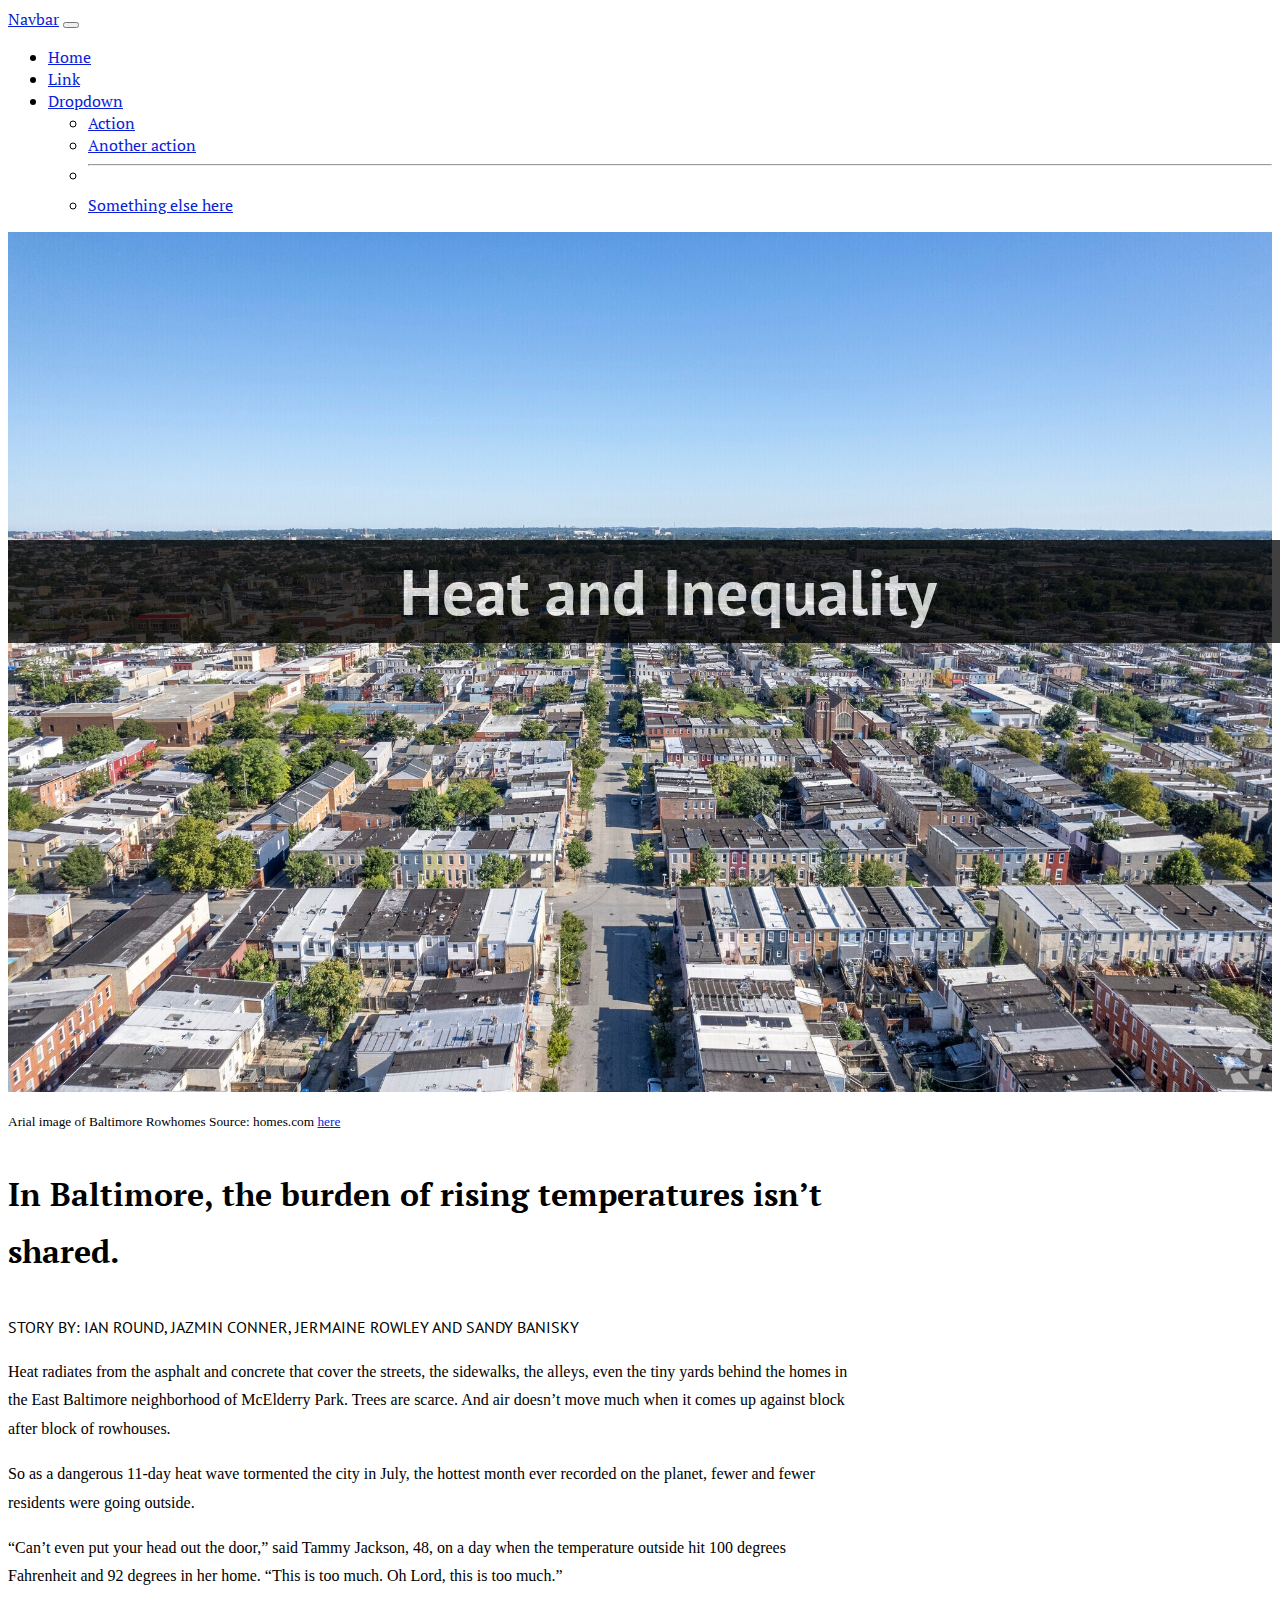
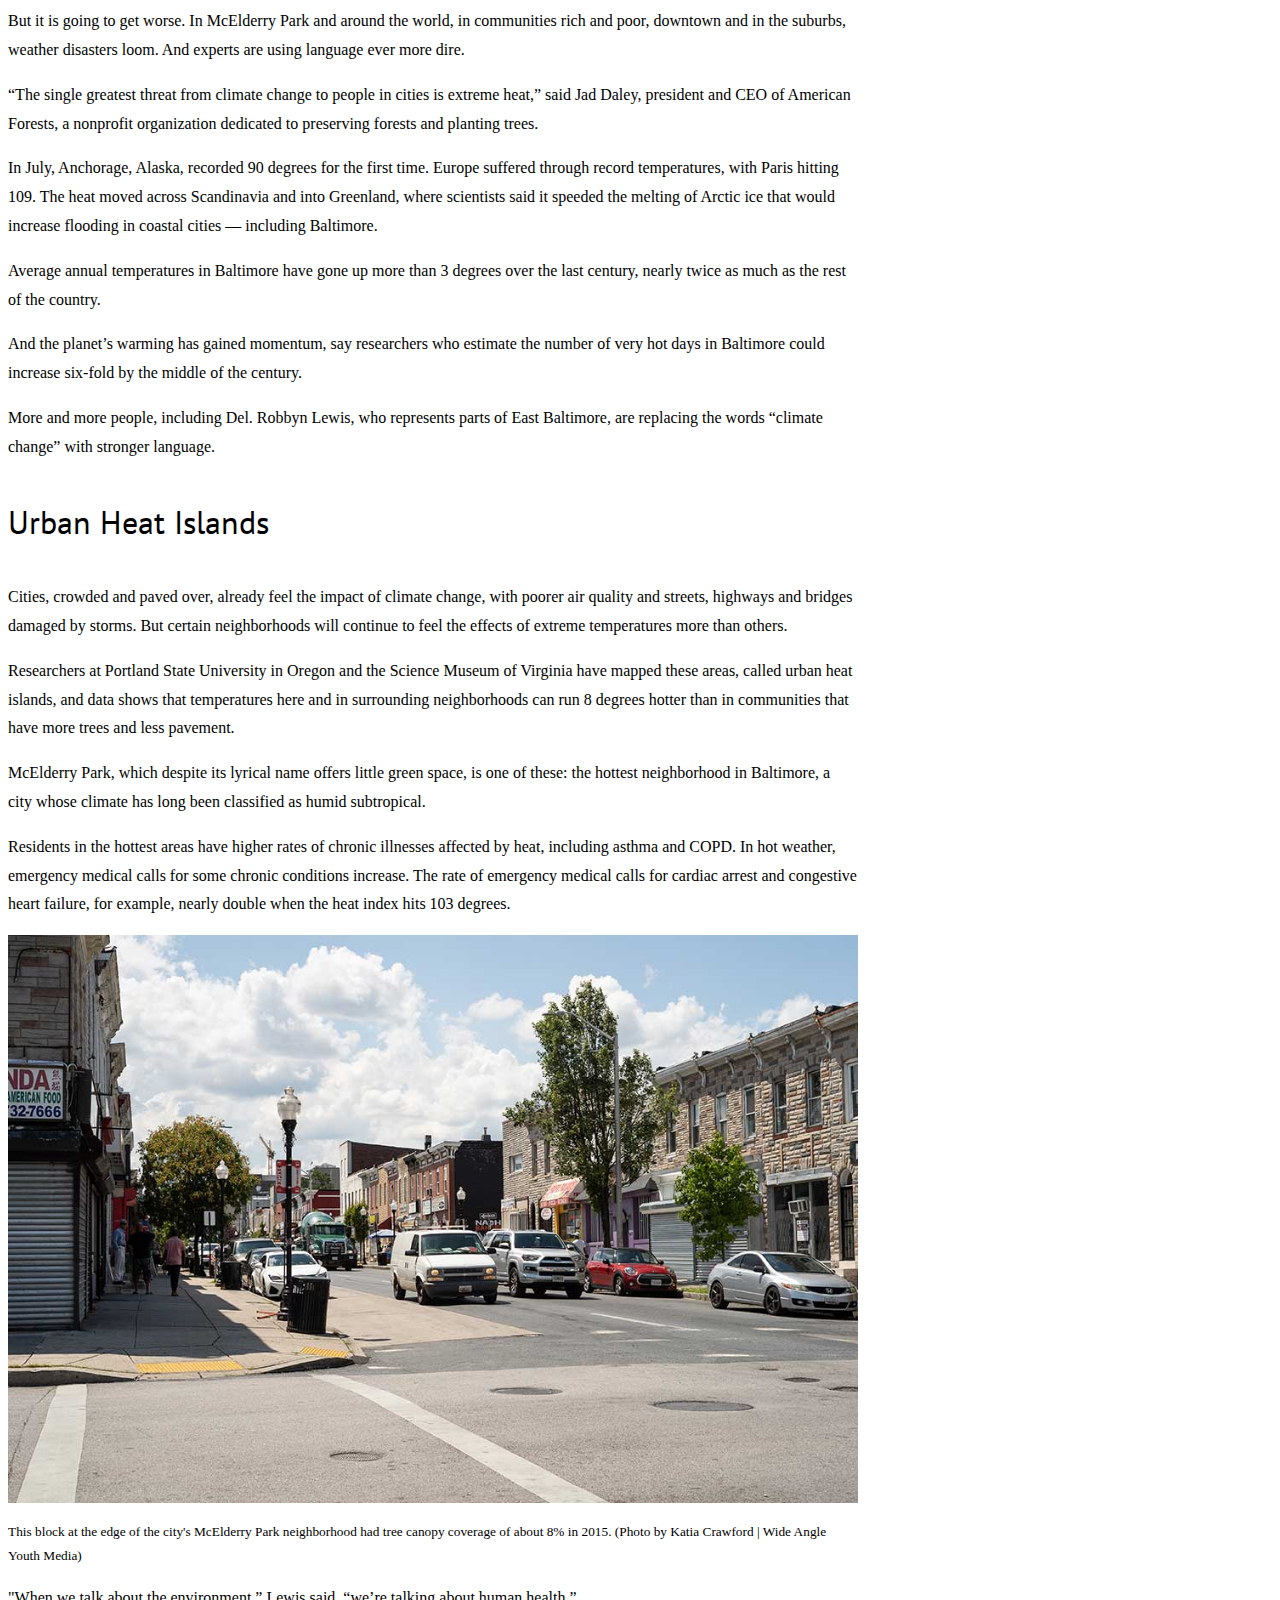
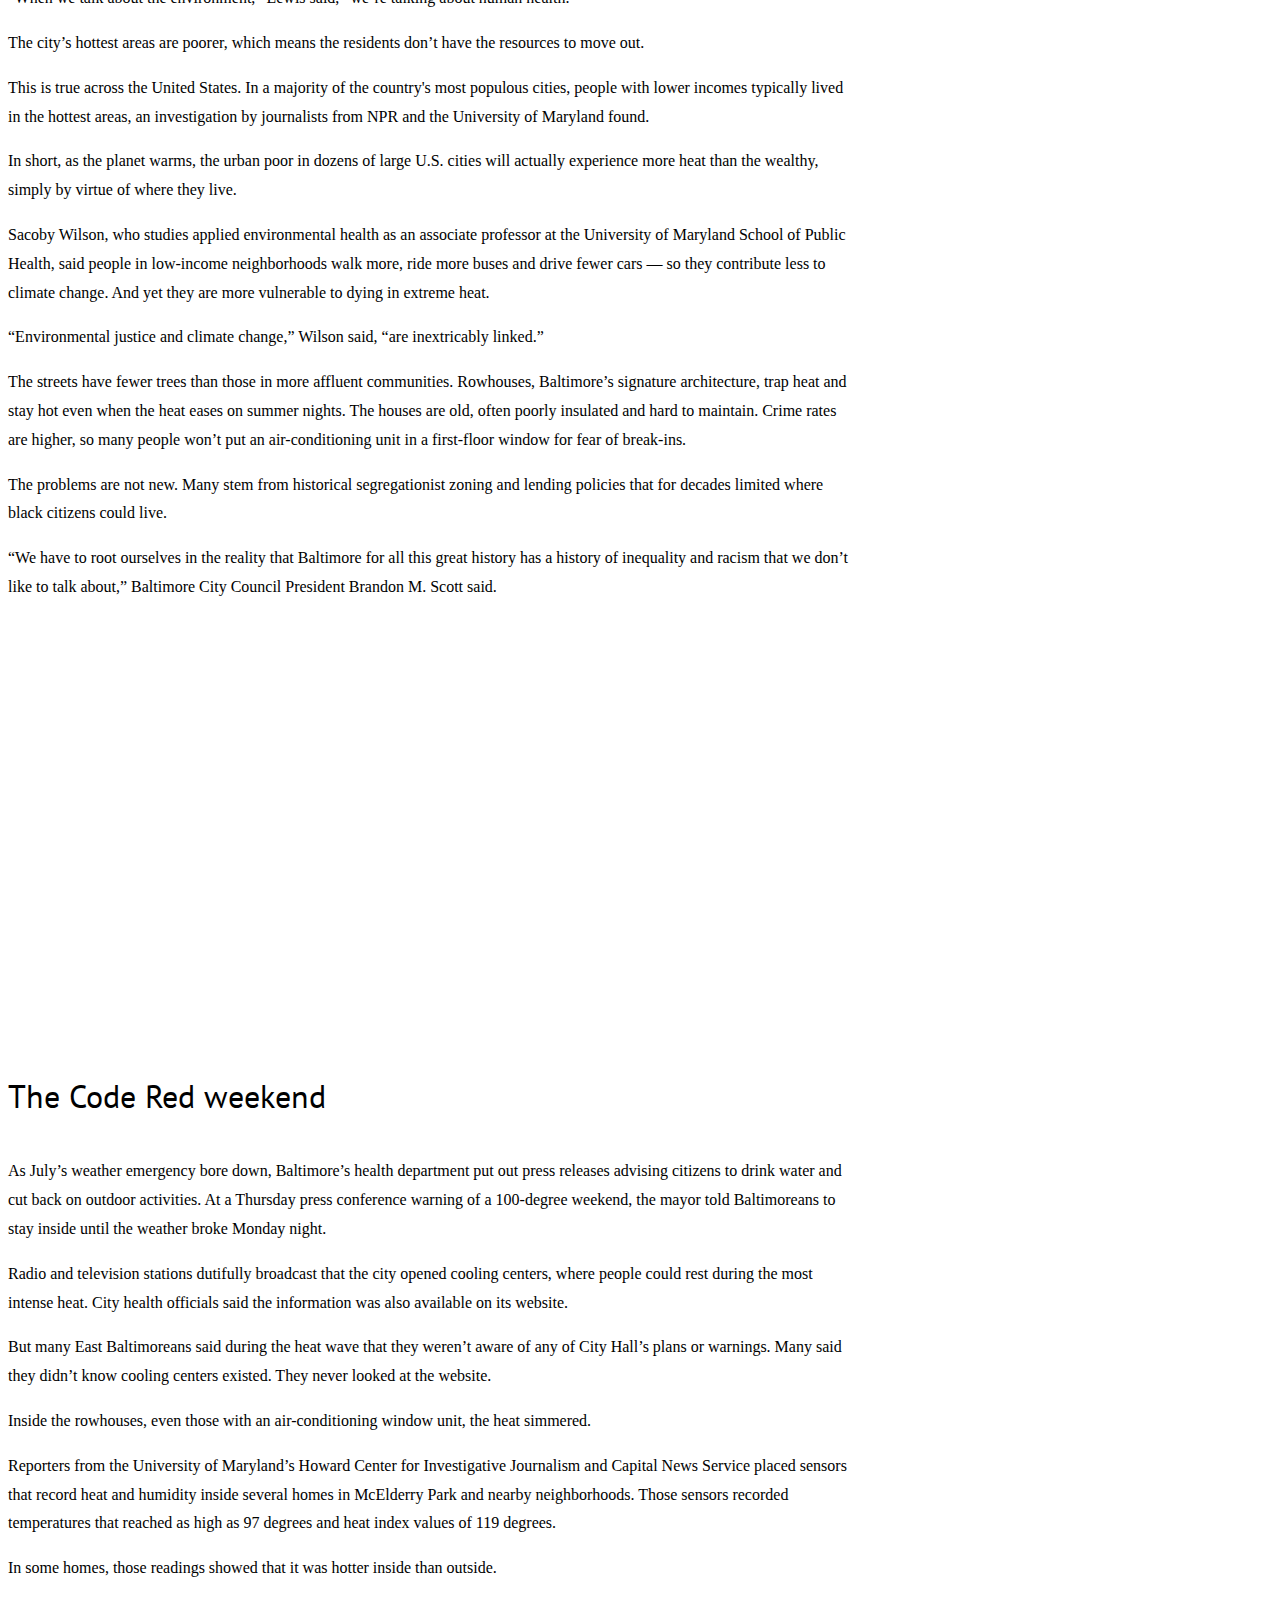
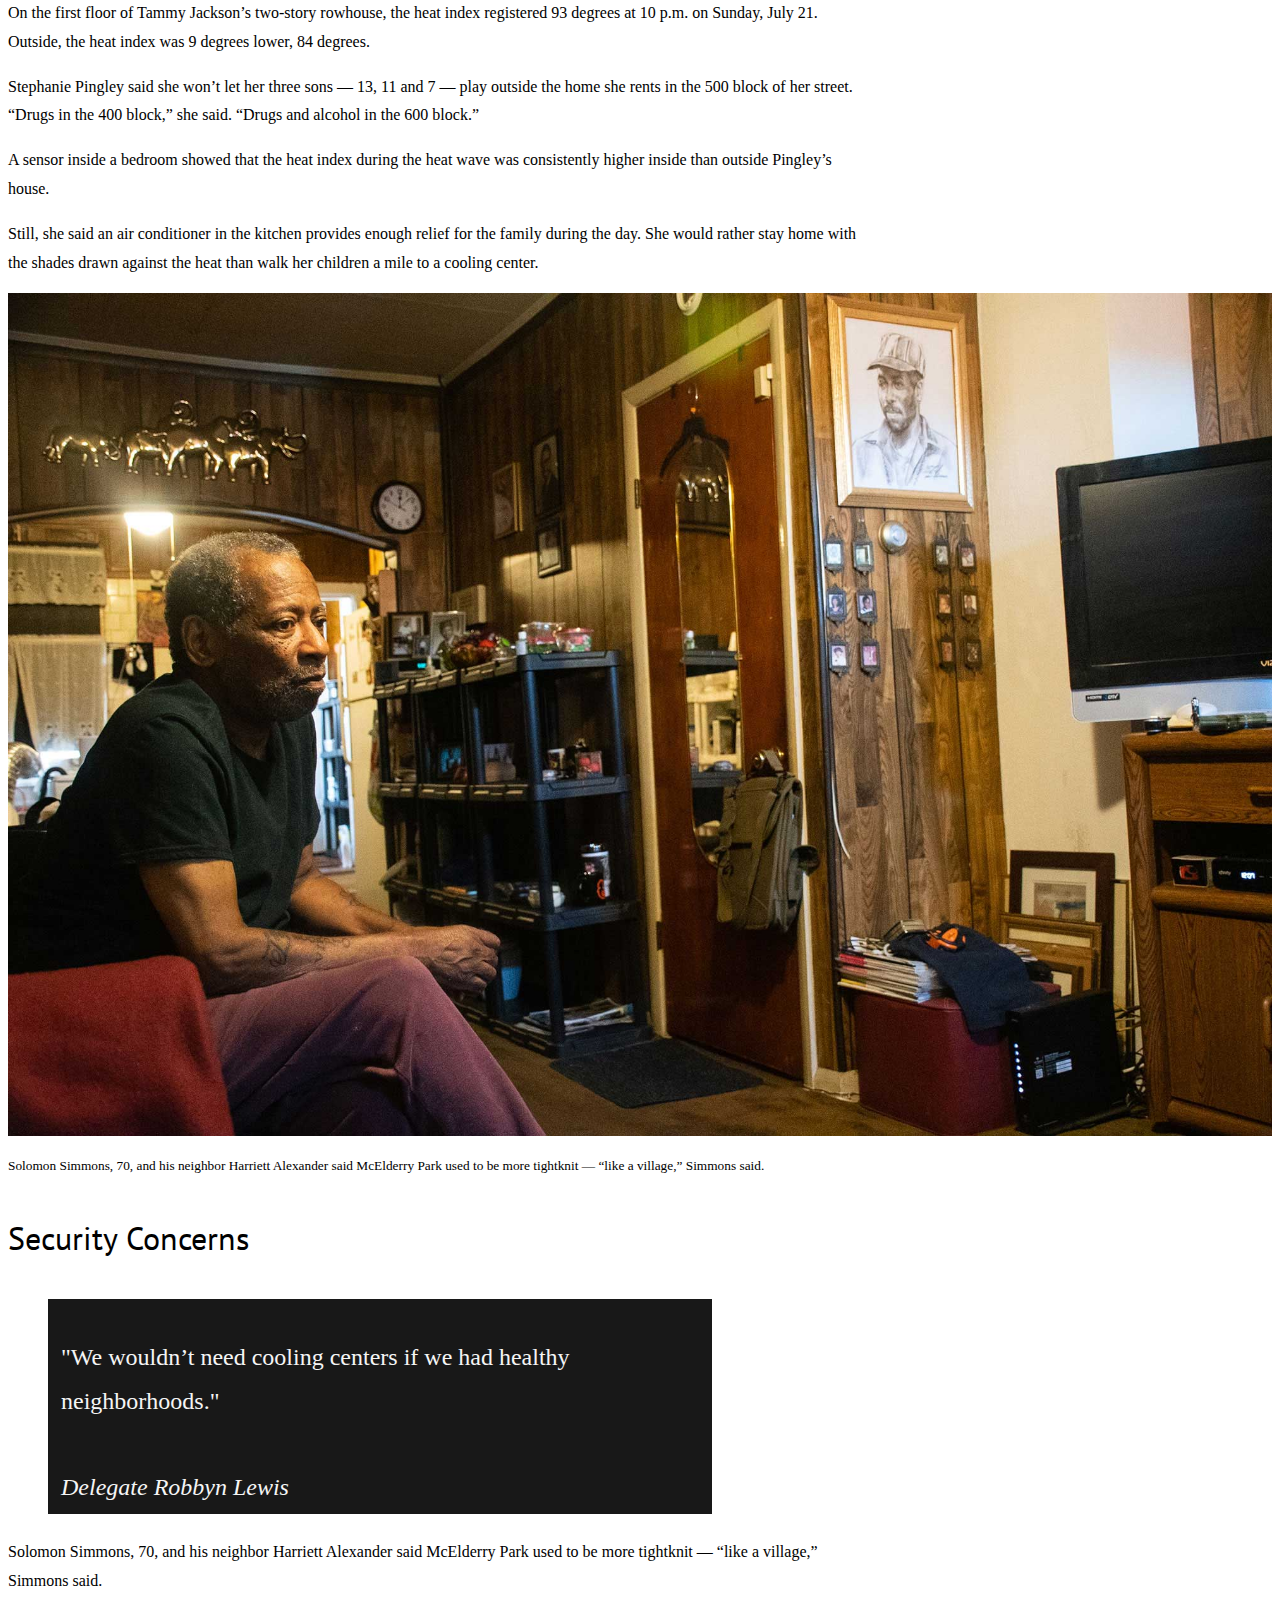
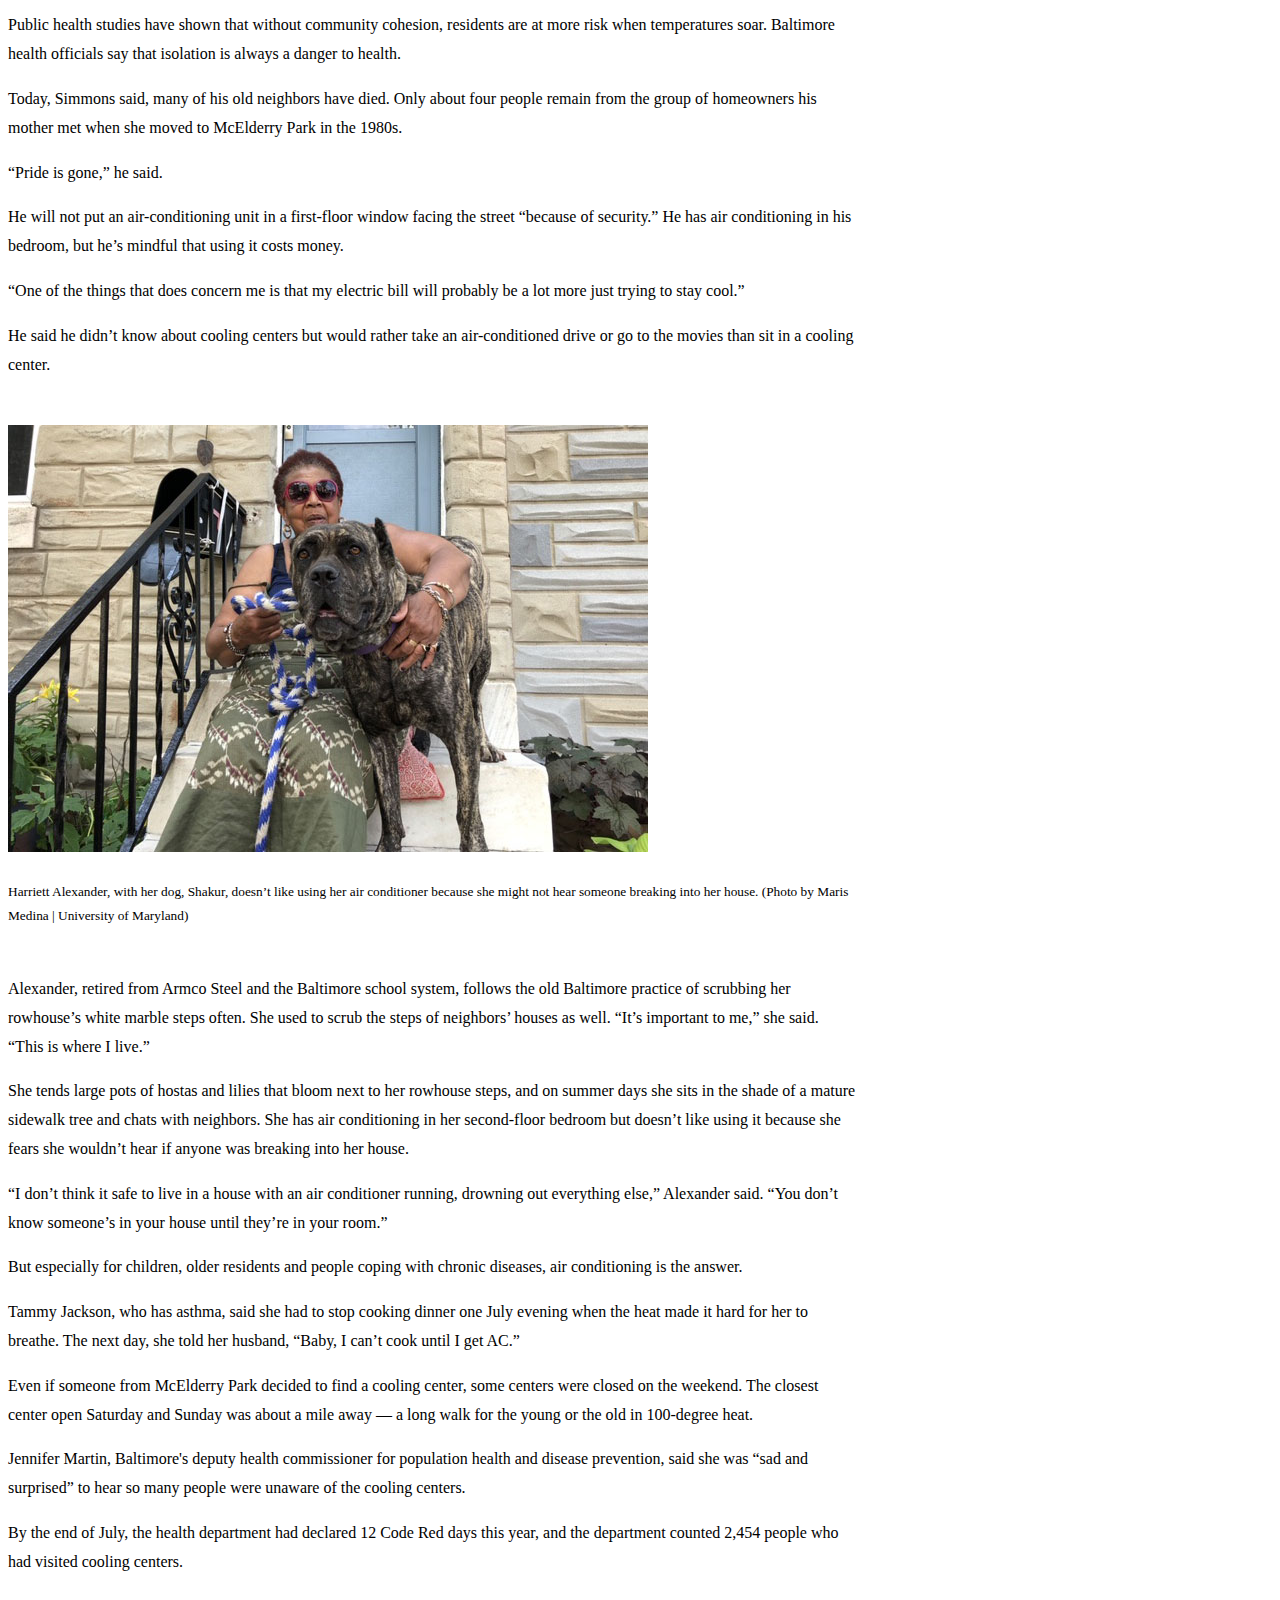
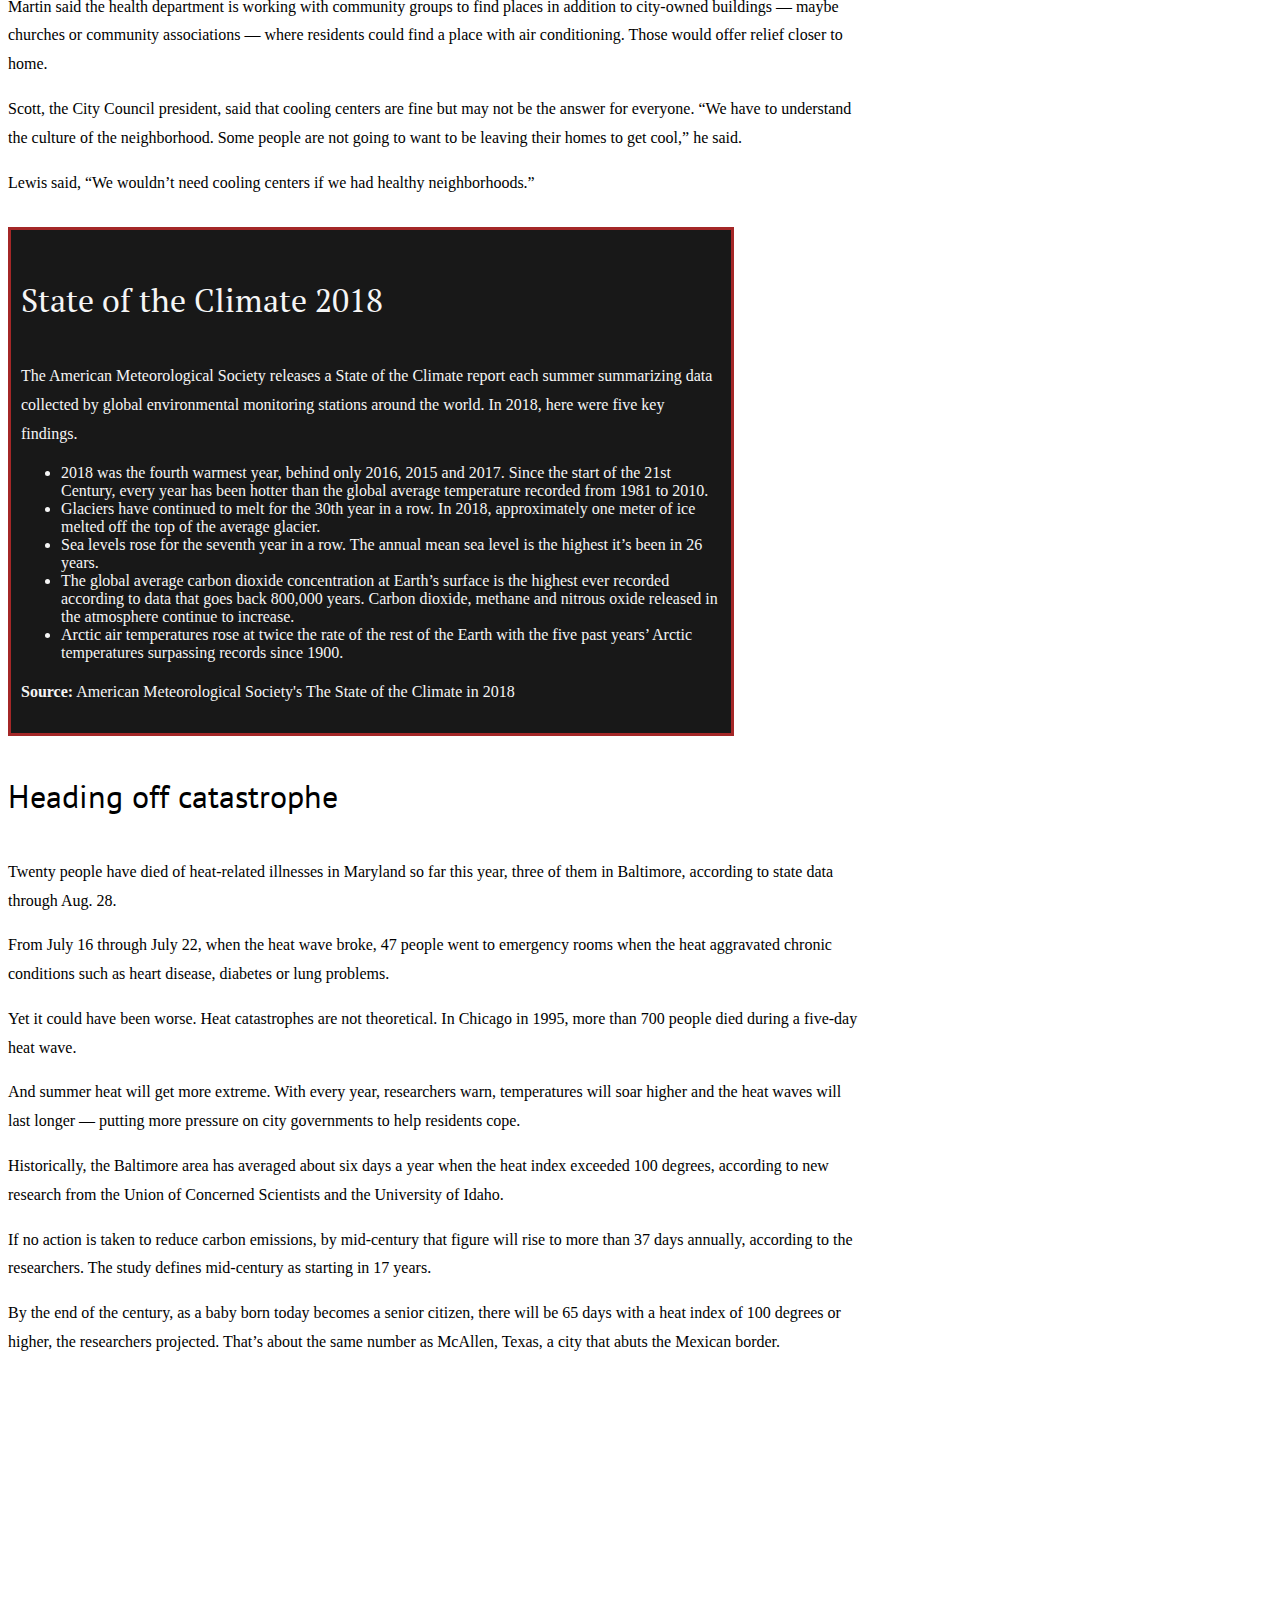
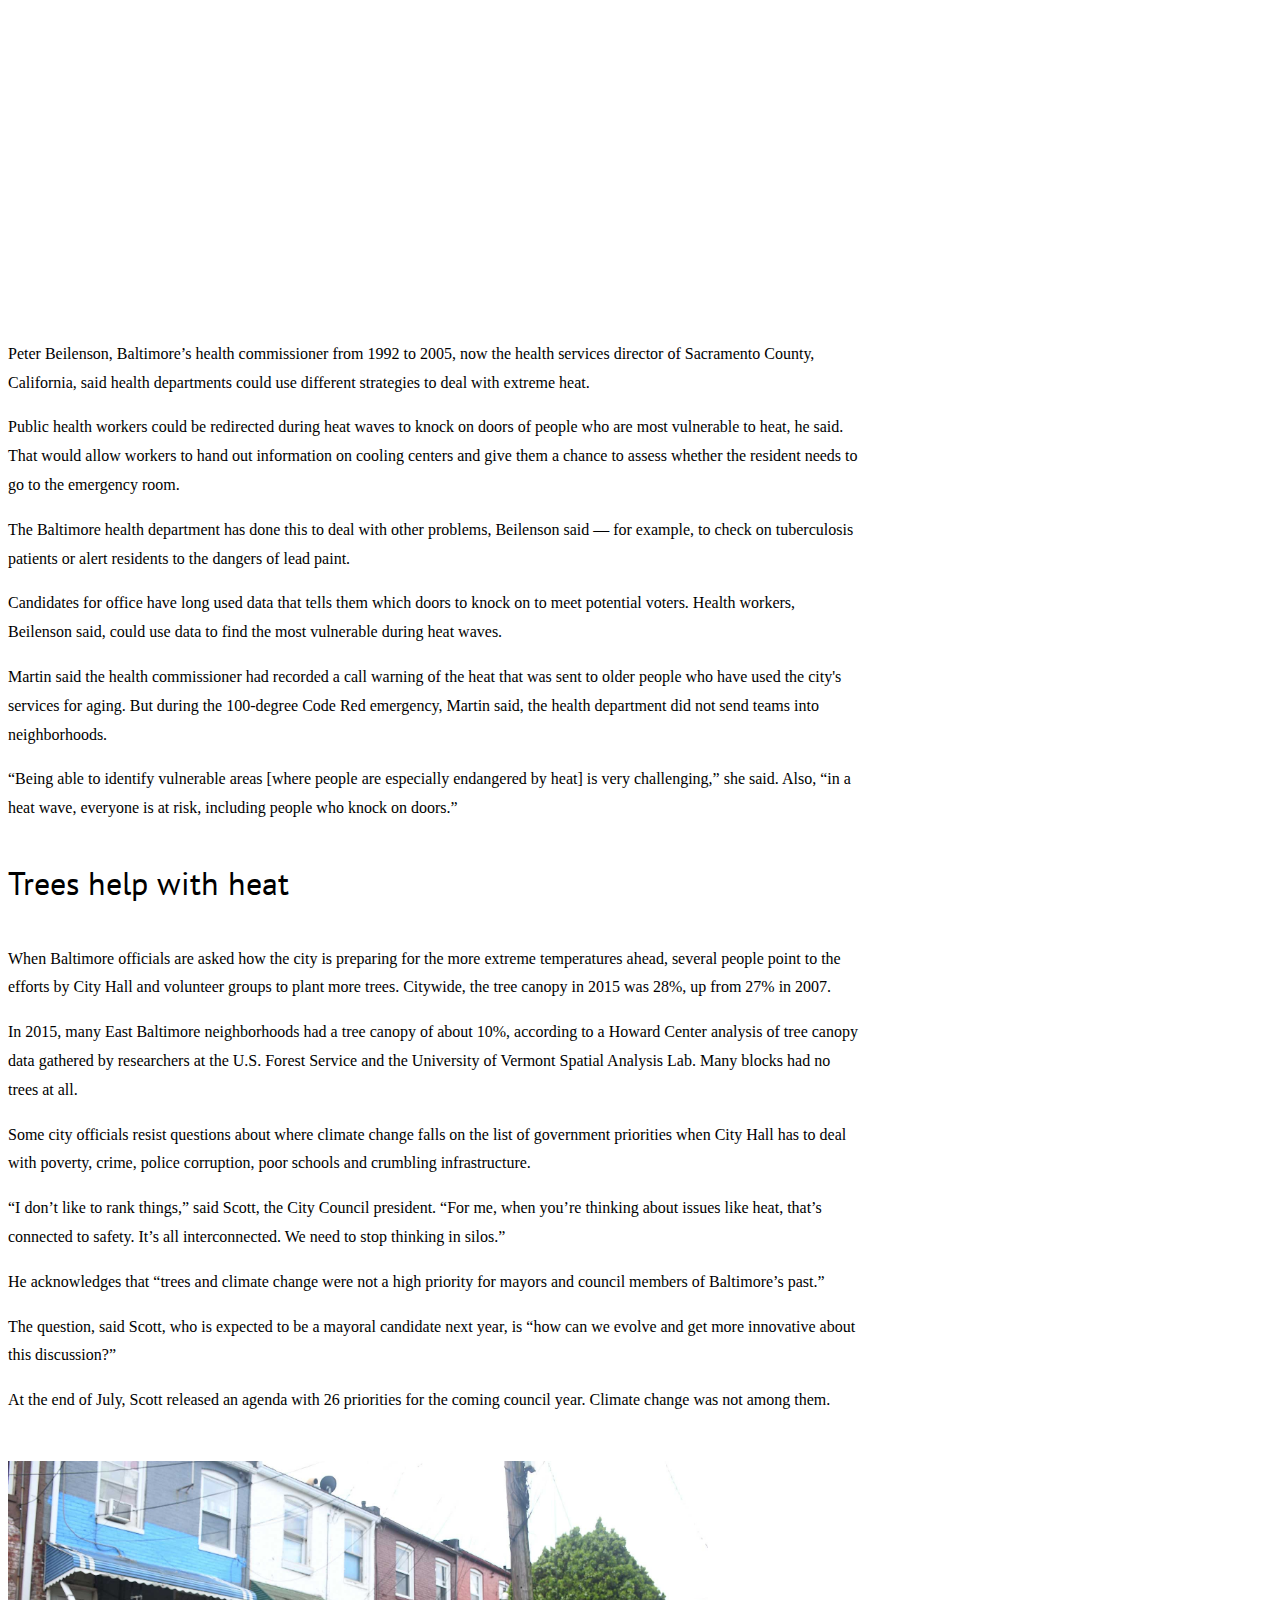
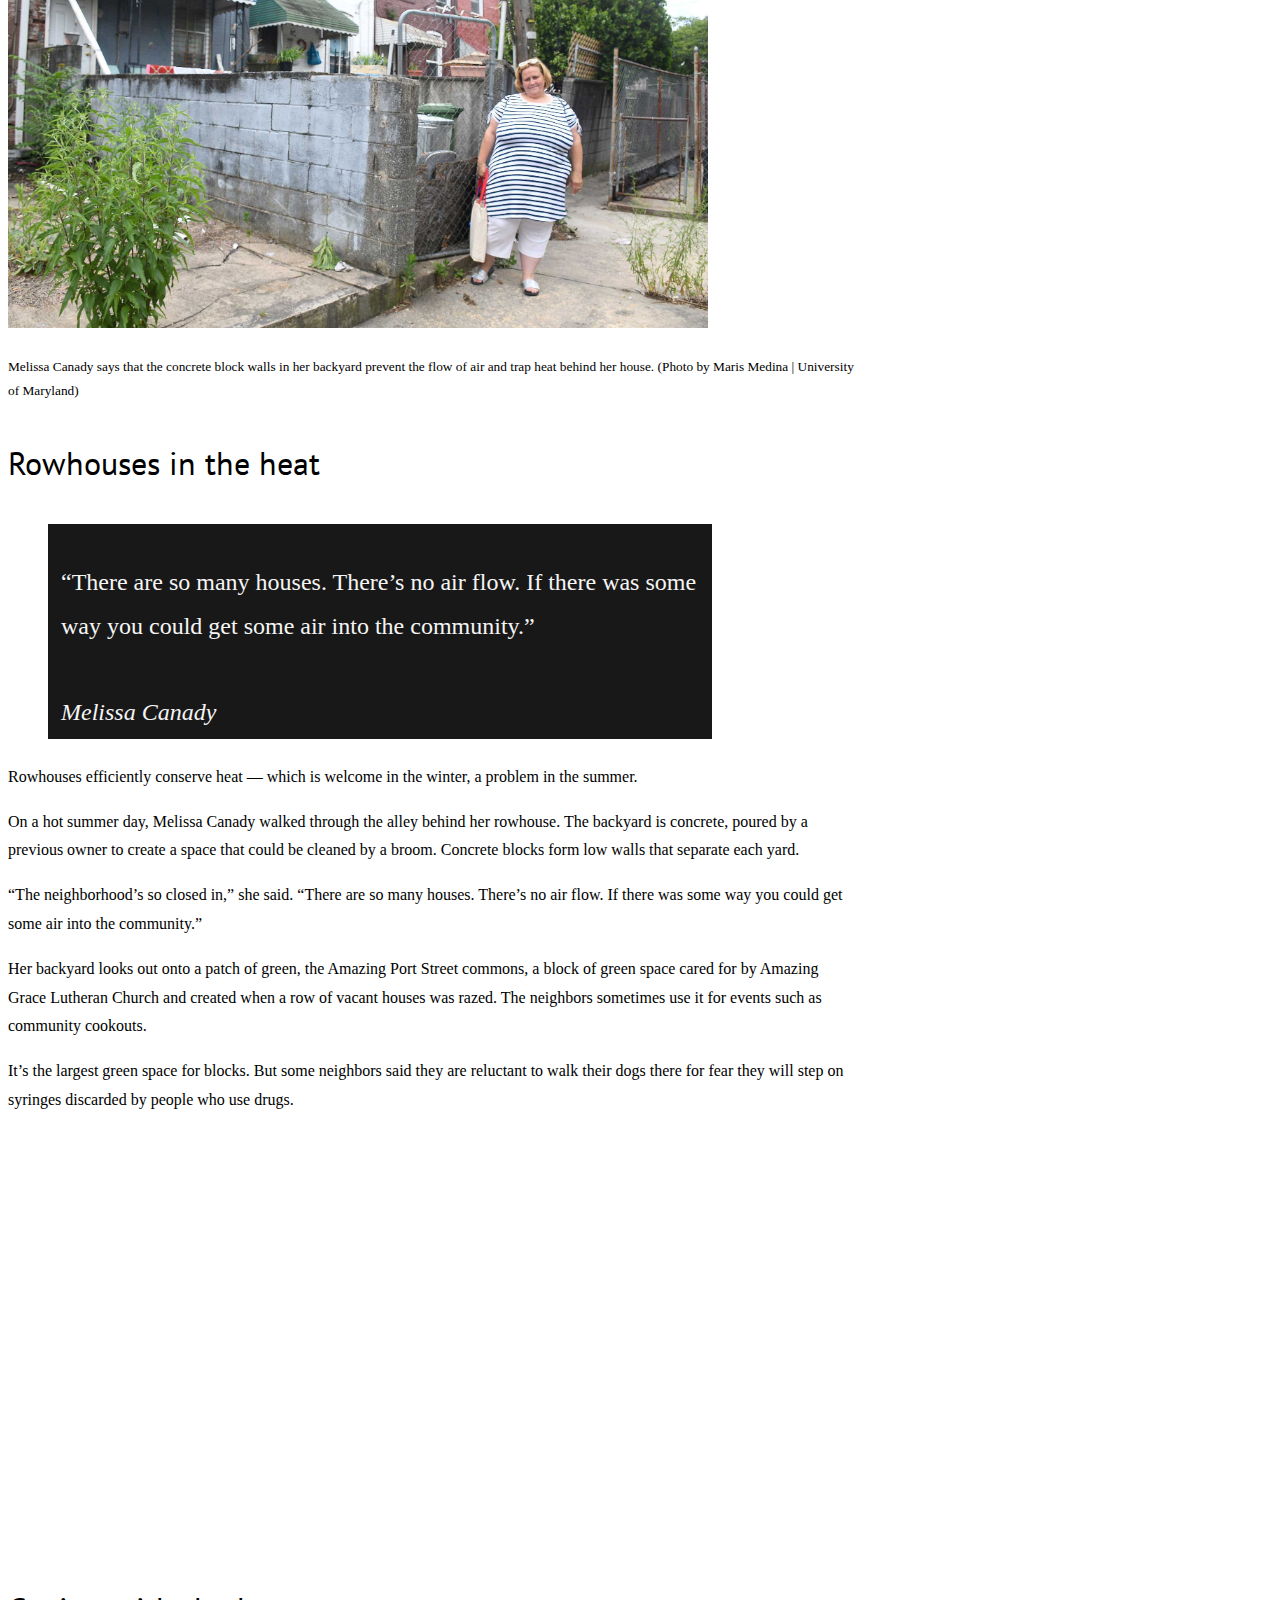
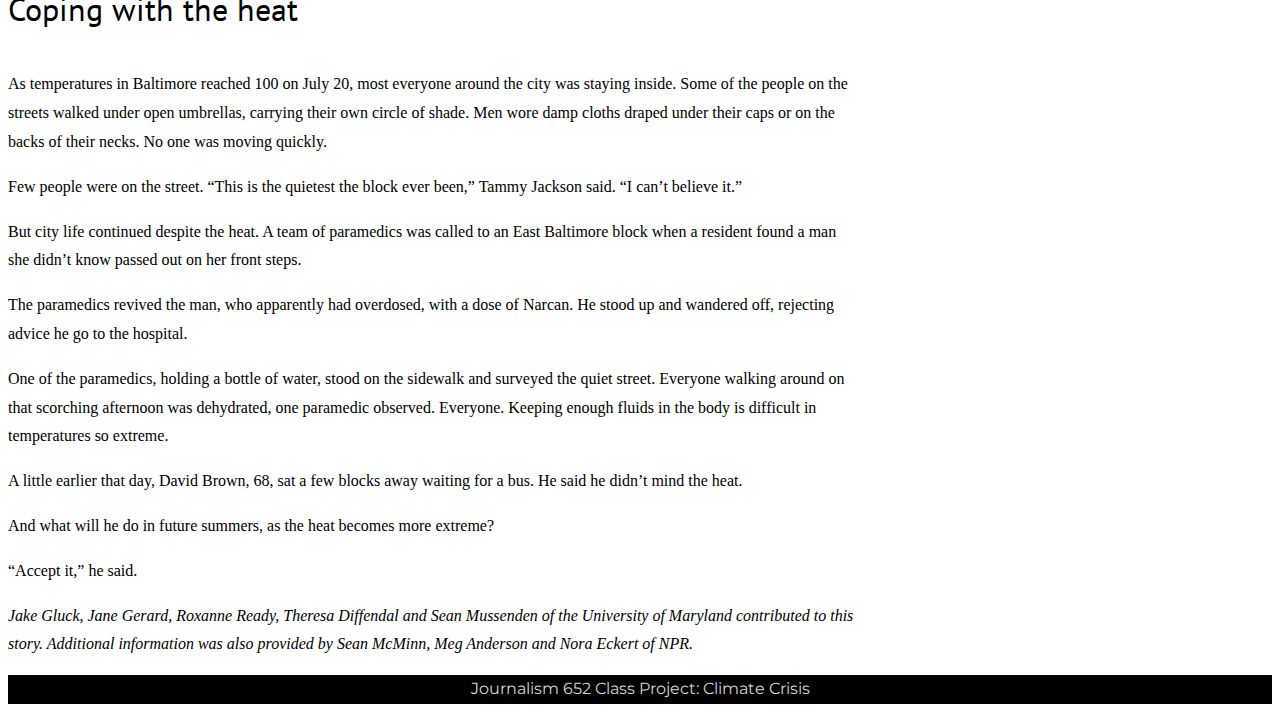
<file: climate_crisis/index.html>
<!DOCTYPE html>
<html lang="en">
  <head>
     <!--required meta tags-->
     <meta charset="utf-8">
     <meta name="viewport" content="width=device-width, initial-scale=1">
     <title> Bootstrap Template</title>
     <meta name="description" content = "Climate Crisis Project">
     <meta name="author" content="Robert Stewart">
     <link href="https://cdn.jsdelivr.net/npm/bootstrap@5.3.2/dist/css/bootstrap.min.css" rel="stylesheet" integrity="sha384-T3c6CoIi6uLrA9TneNEoa7RxnatzjcDSCmG1MXxSR1GAsXEV/Dwwykc2MPK8M2HN" crossorigin="anonymous">
    
     <!--add bootstrap icons-->
     <link rel="stylesheet" href="https://cdn.jsdelivr.net/npm/bootstrap-icons@1.11.1/font/bootstrap-icons.css">
     
     <!--linking to personal stylesheet-->
     <link rel="stylesheet" type="text/css" href="style.css">

     <!--adding google fonts PT Serif-->
      <link rel="preconnect" href="https://fonts.googleapis.com">
      <link rel="preconnect" href="https://fonts.gstatic.com" crossorigin>
      <link href="https://fonts.googleapis.com/css2?family=Montserrat:wght@100;400;700&family=PT+Serif:wght@400;700&family=Special+Elite&display=swap" rel="stylesheet">

      <!--adding PT Sans-->
      <link rel="preconnect" href="https://fonts.googleapis.com">
      <link rel="preconnect" href="https://fonts.gstatic.com" crossorigin>
      <link href="https://fonts.googleapis.com/css2?family=Montserrat:wght@100;400;700&family=PT+Sans:wght@400;700&family=PT+Serif:wght@400;700&family=Special+Elite&display=swap" rel="stylesheet">
  
  </head>

  <body>
    <!-- Navbar start-->
    <nav class="navbar navbar-expand-lg navbar-dark bg-dark">
      <div class="container-fluid">
     <a class="navbar-brand" href="#">Navbar</a>
      <button class="navbar-toggler" type="button" data-bs-toggle="collapse" data-bs-target="#navbarSupportedContent" aria-controls="navbarSupportedContent" aria-expanded="false" aria-label="Toggle navigation">
      <span class="navbar-toggler-icon"></span>
      </button>
      <div class="collapse navbar-collapse" id="navbarSupportedContent">
        <ul class="navbar-nav me-auto mb-2 mb-lg-0">
          <li class="nav-item">
           <a class="nav-link active" aria-current="page" href="#">Home</a>
          </li>
          <li class="nav-item">
             <a class="nav-link" href="#">Link</a>
            </li>
            <li class="nav-item dropdown">
            <a class="nav-link dropdown-toggle" href="#" id="navbarDropdown" role="button" data-bs-toggle="dropdown" aria-expanded="false">
            Dropdown
           </a>
            <ul class="dropdown-menu" aria-labelledby="navbarDropdown">
            <li><a class="dropdown-item" href="#">Action</a></li>
            <li><a class="dropdown-item" href="#">Another action</a></li>
            <li><hr class="dropdown-divider"></li>
            <li><a class="dropdown-item" href="#">Something else here</a></li>
          </ul>
          </li>
        </ul>
    
        </div>
        </div>
    </nav>

    <!-- Navbar end-->
      <div>
      <!--Hero Image-->
      <img src="images/mcelderry-park-baltimore-md-2.jpg" class="hero" alt="arial view of East Baltimore's row homes">

      <!--End Hero Image -->

      <div class="headline">Heat and Inequality</div>
    </div>
    
      <p class="caption"> Arial image of Baltimore Rowhomes Source: homes.com <a href="https://www.homes.com/baltimore-md/neighborhood/mcelderry-park/">here</a></p>

     <div class="container">

       
        <p class ="h2"> <strong>In Baltimore, the burden of rising temperatures isn’t shared.</strong> </p>
        <p class="byline">STORY BY: IAN ROUND, JAZMIN CONNER, JERMAINE ROWLEY AND SANDY BANISKY</p>

           <!--begin story-->
            <p>Heat radiates from the asphalt and concrete that cover the streets, the sidewalks, the alleys, even the tiny yards behind the homes in the East Baltimore neighborhood of McElderry Park. Trees are scarce. And air doesn’t move much when it comes up against block after block of rowhouses.</p>

           <p> So as a dangerous 11-day heat wave tormented the city in July, the hottest month ever recorded on the planet, fewer and fewer residents were going outside.</p>    

           <p>“Can’t even put your head out the door,” said Tammy Jackson, 48, on a day when the temperature outside hit 100 degrees Fahrenheit and 92 degrees in her home. “This is too much. Oh Lord, this is too much.”</p>

           <p>But it is going to get worse. In McElderry Park and around the world, in communities rich and poor, downtown and in the suburbs, weather disasters loom. And experts are using language ever more dire. </p>

           <p>“The single greatest threat from climate change to people in cities is extreme heat,” said Jad Daley, president and CEO of American Forests, a nonprofit organization dedicated to preserving forests and planting trees.</p>
           
           <p>In July, Anchorage, Alaska, recorded 90 degrees for the first time. Europe suffered through record temperatures, with Paris hitting 109. The heat moved across Scandinavia and into Greenland, where scientists said it speeded the melting of Arctic ice that would increase flooding in coastal cities — including Baltimore.</p>

           <p>Average annual temperatures in Baltimore have gone up more than 3 degrees over the last century, nearly twice as much as the rest of the country.</p>
            
           <p>And the planet’s warming has gained momentum, say researchers who estimate the number of very hot days in Baltimore could increase six-fold by the middle of the century.</p>
            
           <p>More and more people, including Del. Robbyn Lewis, who represents parts of East Baltimore, are replacing the words “climate change” with stronger language.</p>


          <!--end chapter 1--> 
          <!--chapter 2-->
              <p class="chapter_head">Urban Heat Islands </p>
              <p>
                Cities, crowded and paved over, already feel the impact of climate change, with poorer air quality     and streets, highways and bridges damaged by storms. But certain neighborhoods will continue to feel the effects of extreme temperatures more than others.</p>

                <p>Researchers at Portland State University in Oregon and the Science Museum of Virginia have mapped these areas, called urban heat islands, and data shows that temperatures here and in surrounding neighborhoods can run 8 degrees hotter than in communities that have more trees and less pavement.</p>
                
               <p> McElderry Park, which despite its lyrical name offers little green space, is one of these: the hottest neighborhood in Baltimore, a city whose climate has long been classified as humid subtropical.</p>
                
                <p>Residents in the hottest areas have higher rates of chronic illnesses affected by heat, including asthma and COPD. In hot weather, emergency medical calls for some chronic conditions increase. The rate of emergency medical calls for cardiac arrest and congestive heart failure, for example, nearly double when the heat index hits 103 degrees.</p>

                <img src="images/intersection.jpg" alt = image of intersection in Baltimore class="picture">
                <p class = "caption">This block at the edge of the city's McElderry Park neighborhood had tree canopy coverage of about 8% in 2015. (Photo by Katia Crawford | Wide Angle Youth Media)</p>
                
               <p> "When we talk about the environment,” Lewis said, “we’re talking about human health.” </p>
                
                <p>The city’s hottest areas are poorer, which means the residents don’t have the resources to move out. </p>
                
                <p>This is true across the United States. In a majority of the country's most populous cities, people with lower incomes typically lived in the hottest areas, an investigation by journalists from NPR and the University of Maryland found.</p>
                
                <p>In short, as the planet warms, the urban poor in dozens of large U.S. cities will actually experience more heat than the wealthy, simply by virtue of where they live.</p>
                
                <p>Sacoby Wilson, who studies applied environmental health as an associate professor at the University of Maryland School of Public Health, said people in low-income neighborhoods walk more, ride more buses and drive fewer cars — so they contribute less to climate change. And yet they are more vulnerable to dying in extreme heat.</p>
                
                <p>“Environmental justice and climate change,” Wilson said, “are inextricably linked.” </p>
                
                <p>The streets have fewer trees than those in more affluent communities. Rowhouses, Baltimore’s signature architecture, trap heat and stay hot even when the heat eases on summer nights. The houses are old, often poorly insulated and hard to maintain. Crime rates are higher, so many people won’t put an air-conditioning unit in a first-floor window for fear of break-ins.</p>
                
                <p>The problems are not new. Many stem from historical segregationist zoning and lending policies that for decades limited where black citizens could live.</p>
                
                <p>“We have to root ourselves in the reality that Baltimore for all this great history has a history of inequality and racism that we don’t like to talk about,” Baltimore City Council President Brandon M. Scott said.
                </p>

            <!--end chapter 2-->
            <!--begin chapter 3 -->
              <div class="chart">
              <iframe title="The relationship between summer temperature and poverty in Baltimore" aria-label="Scatter Plot" id="datawrapper-chart-yilo4" src="https://datawrapper.dwcdn.net/yilo4/1/" scrolling="no" frameborder="0" style="width: 0; min-width: 100% !important; border: none;" height="400" data-external="1"></iframe><script type="text/javascript">!function(){"use strict";window.addEventListener("message",(function(a){if(void 0!==a.data["datawrapper-height"]){var e=document.querySelectorAll("iframe");for(var t in a.data["datawrapper-height"])for(var r=0;r<e.length;r++)if(e[r].contentWindow===a.source){var i=a.data["datawrapper-height"][t]+"px";e[r].style.height=i}}}))}();
              </script>  
             </div>
                <p class="chapter_head">The Code Red weekend </p>

                <p>
                  As July’s weather emergency bore down, Baltimore’s health department put out press releases advising citizens to drink water and cut back on outdoor activities. At a Thursday press conference warning of a 100-degree weekend, the mayor told Baltimoreans to stay inside until the weather broke Monday night.</p>

                 <p> Radio and television stations dutifully broadcast that the city opened cooling centers, where people could rest during the most intense heat. City health officials said the information was also available on its website.</p>
                  
                 <p>But many East Baltimoreans said during the heat wave that they weren’t aware of any of City Hall’s plans or warnings. Many said they didn’t know cooling centers existed. They never looked at the website.</p>
                  
                  <p>Inside the rowhouses, even those with an air-conditioning window unit, the heat simmered.</p>
                  
                  <p>Reporters from the University of Maryland’s Howard Center for Investigative Journalism and Capital News Service placed sensors that record heat and humidity inside several homes in McElderry Park and nearby neighborhoods. Those sensors recorded temperatures that reached as high as 97 degrees and heat index values of 119 degrees.</p>
                  
                  <p>In some homes, those readings showed that it was hotter inside than outside. </p>
                  
                  <p>On the first floor of Tammy Jackson’s two-story rowhouse, the heat index registered 93 degrees at 10 p.m. on Sunday, July 21. Outside, the heat index was 9 degrees lower, 84 degrees.</p>
                  
                  <p>Stephanie Pingley said she won’t let her three sons — 13, 11 and 7 — play outside the home she rents in the 500 block of her street. “Drugs in the 400 block,” she said. “Drugs and alcohol in the 600 block.”</p>
                  
                  <p>A sensor inside a bedroom showed that the heat index during the heat wave was consistently higher inside than outside Pingley’s house.</p>
                  
                  <p>Still, she said an air conditioner in the kitchen provides enough relief for the family during the day. She would rather stay home with the shades drawn against the heat than walk her children a mile to a cooling center.</p>
            <!--end chapter 3 -->
            
    </div>
                <img src="images/SolomonSimmons.jpg" class="picture" alt="Solomon Simons sitting in his home">
                <p class="caption">Solomon Simmons, 70, and his neighbor Harriett Alexander said McElderry Park used to be more tightknit — “like a village,” Simmons said.</p>

    <div class="container">  
            <!--begin chapter 4-->
                <p class="chapter_head">Security Concerns</p>  

                <blockquote class="blockquote">
                  <p class="mb-0">"We wouldn’t need cooling centers if we had healthy neighborhoods."</p>
                  <br>
                  <footer class="blockquote-footer"><cite title="Source Title">Delegate Robbyn Lewis</cite></footer>
                </blockquote>
              
                <p>Solomon Simmons, 70, and his neighbor Harriett Alexander said McElderry Park used to be more tightknit — “like a village,” Simmons said.</p>

                <p>Public health studies have shown that without community cohesion, residents are at more risk when temperatures soar. Baltimore health officials say that isolation is always a danger to health. </p>
                
                <p>Today, Simmons said, many of his old neighbors have died. Only about four people remain from the group of homeowners his mother met when she moved to McElderry Park in the 1980s.</p>
                
                <p>“Pride is gone,” he said.</p>
                
                <p>He will not put an air-conditioning unit in a first-floor window facing the street “because of security.” He has air conditioning in his bedroom, but he’s mindful that using it costs money.</p>
                
                <p>“One of the things that does concern me is that my electric bill will probably be a lot more just trying to stay cool.”</p>
                
                <p>He said he didn’t know about cooling centers but would rather take an air-conditioned drive or go to the movies than sit in a cooling center.</p>

                <div>

                <img src="images/harriett-alexander.jpg" class="picture_2" alt="Harriett Alexander on the steps in front of her rowhouse with her dog">
                </div>
                <p class="caption">Harriett Alexander, with her dog, Shakur, doesn’t like using her air conditioner because she might not hear someone breaking into her house. (Photo by Maris Medina | University of Maryland)</p>
                <br>
                
                <p>Alexander, retired from Armco Steel and the Baltimore school system, follows the old Baltimore practice of scrubbing her rowhouse’s white marble steps often. She used to scrub the steps of neighbors’ houses as well. “It’s important to me,” she said. “This is where I live.”</p>
                
                <p>She tends large pots of hostas and lilies that bloom next to her rowhouse steps, and on summer days she sits in the shade of a mature sidewalk tree and chats with neighbors. She has air conditioning in her second-floor bedroom but doesn’t like using it because she fears she wouldn’t hear if anyone was breaking into her house.</p>
                
                <p>“I don’t think it safe to live in a house with an air conditioner running, drowning out everything else,” Alexander said. “You don’t know someone’s in your house until they’re in your room.” </p>
                
                <p>But especially for children, older residents and people coping with chronic diseases, air conditioning is the answer.</p>
                
                <p>Tammy Jackson, who has asthma, said she had to stop cooking dinner one July evening when the heat made it hard for her to breathe. The next day, she told her husband, “Baby, I can’t cook until I get AC.”</p>
                
                <p>Even if someone from McElderry Park decided to find a cooling center, some centers were closed on the weekend. The closest center open Saturday and Sunday was about a mile away — a long walk for the young or the old in 100-degree heat.</p>
                
                <p>Jennifer Martin, Baltimore's deputy health commissioner for population health and disease prevention, said she was “sad and surprised” to hear so many people were unaware of the cooling centers.</p>
                
                <p>By the end of July, the health department had declared 12 Code Red days this year, and the department counted 2,454 people who had visited cooling centers.</p>
                
                <p>Martin said the health department is working with community groups to find places in addition to city-owned buildings — maybe churches or community associations — where residents could find a place with air conditioning. Those would offer relief closer to home.</p>
                
                <p>Scott, the City Council president, said that cooling centers are fine but may not be the answer for everyone. “We have to understand the culture of the neighborhood. Some people are not going to want to be leaving their homes to get cool,” he said.</p>
                
                <p>Lewis said, “We wouldn’t need cooling centers if we had healthy neighborhoods.”</p>



            <!--end chapter 4-->

            <!--sidebar-->

            <div class="sidebar">
              <p class="h2">State of the Climate 2018</p>
              
              <p>The American Meteorological Society releases a State of the Climate report each summer summarizing data collected by global environmental monitoring stations around the world. In 2018, here were five key findings.</p>
              
              <ul>
                <li>2018 was the fourth warmest year, behind only 2016, 2015 and 2017. Since the start of the 21st Century, every year has been hotter than the global average temperature recorded from 1981 to 2010.</li>
                
                <li>Glaciers have continued to melt for the 30th year in a row. In 2018, approximately one meter of ice melted off the top of the average glacier.</li> 
                
                <li>Sea levels rose for the seventh year in a row. The annual mean sea level is the highest it’s been in 26 years.</li>
                
                <li>The global average carbon dioxide concentration at Earth’s surface is the highest ever recorded according to data that goes back 800,000 years. Carbon dioxide, methane and nitrous oxide released in the atmosphere continue to increase.</li>
                
                <li>Arctic air temperatures rose at twice the rate of the rest of the Earth with the five past years’ Arctic temperatures surpassing records since 1900.</li>
              </ul>
              <p><strong>Source:</strong> <italic>American Meteorological Society's The State of the Climate in 2018 </italic> </p>
            </div>
            
            <!--end sidebar-->

            <!--begin chapter 5-->
                <p class="chapter_head">Heading off catastrophe</p>
                <p>Twenty people have died of heat-related illnesses in Maryland so far this year, three of them in Baltimore, according to state data through Aug. 28.</p>

                <p>From July 16 through July 22, when the heat wave broke, 47 people went to emergency rooms when the heat aggravated chronic conditions such as heart disease, diabetes or lung problems.</p>

                <p>Yet it could have been worse. Heat catastrophes are not theoretical. In Chicago in 1995, more than 700 people died during a five-day heat wave.</p>

                <p>And summer heat will get more extreme. With every year, researchers warn, temperatures will soar higher and the heat waves will last longer — putting more pressure on city governments to help residents cope.</p>

                <p>Historically, the Baltimore area has averaged about six days a year when the heat index exceeded 100 degrees, according to new research from the Union of Concerned Scientists and the University of Idaho.</p>

                <p>If no action is taken to reduce carbon emissions, by mid-century that figure will rise to more than 37 days annually, according to the researchers. The study defines mid-century as starting in 17 years.</p>

                <p>By the end of the century, as a baby born today becomes a senior citizen, there will be 65 days with a heat index of 100 degrees or higher, the researchers projected. That’s about the same number as McAllen, Texas, a city that abuts the Mexican border.</p>

                <div class="chart">
                  <iframe title="Projected number of extreme heat events by county, for the year   2040,   based on Regional Climate-Weather Research and Forecasting Model 
                  " aria-label="Map" id="datawrapper-chart-Op0wb" src="https://datawrapper.dwcdn.net/Op0wb/1/" scrolling="no" frameborder="0" style="width: 0; min-width: 100% !important; border: none;" height="519" data-external="1"></iframe><script type="text/javascript">!function(){"use strict";window.addEventListener("message",(function(a){if(void 0!==a.data["datawrapper-height"]){var e=document.querySelectorAll("iframe");for(var t in a.data["datawrapper-height"])for(var r=0;r<e.length;r++)if(e[r].contentWindow===a.source){var i=a.data["datawrapper-height"][t]+"px";e[r].style.height=i}}}))}();
                  </script>
                </div>

                <p>Peter Beilenson, Baltimore’s health commissioner from 1992 to 2005, now the health services director of Sacramento County, California, said health departments could use different strategies to deal with extreme heat.</p>

                <p>Public health workers could be redirected during heat waves to knock on doors of people who are most vulnerable to heat, he said. That would allow workers to hand out information on cooling centers and give them a chance to assess whether the resident needs to go to the emergency room.</p>

                <p>The Baltimore health department has done this to deal with other problems, Beilenson said — for example, to check on tuberculosis patients or alert residents to the dangers of lead paint.</p>

                <p>Candidates for office have long used data that tells them which doors to knock on to meet potential voters. Health workers, Beilenson said, could use data to find the most vulnerable during heat waves.</p>

                <p>Martin said the health commissioner had recorded a call warning of the heat that was sent to older people who have used the city's services for aging. But during the 100-degree Code Red emergency, Martin said, the health department did not send teams into neighborhoods.</p>

                <p>“Being able to identify vulnerable areas [where people are especially endangered by heat] is very challenging,” she said. Also, “in a heat wave, everyone is at risk, including people who knock on doors.”</p>               
            <!--end chapter 5-->

            <!--begin chapter 6-->
                <div class="chart>
                <iframe title="Baltimore has more than its share of heat related deaths in Maryland " aria-label="Split Bars" id="datawrapper-chart-jpxDf" src="https://datawrapper.dwcdn.net/jpxDf/1/" scrolling="no" frameborder="0" style="width: 0; min-width: 100% !important; border: none;" height="305" data-external="1"></iframe><script type="text/javascript">!function(){"use strict";window.addEventListener("message",(function(a){if(void 0!==a.data["datawrapper-height"]){var e=document.querySelectorAll("iframe");for(var t in a.data["datawrapper-height"])for(var r=0;r<e.length;r++)if(e[r].contentWindow===a.source){var i=a.data["datawrapper-height"][t]+"px";e[r].style.height=i}}}))}();
                </script>
                </div>

                <p class="chapter_head">Trees help with heat</p>
                <p>When Baltimore officials are asked how the city is preparing for the more extreme temperatures ahead, several people point to the efforts by City Hall and volunteer groups to plant more trees. Citywide, the tree canopy in 2015 was 28%, up from 27% in 2007.</p>

                <p>In 2015, many East Baltimore neighborhoods had a tree canopy of about 10%, according to a Howard Center analysis of tree canopy data gathered by researchers at the U.S. Forest Service and the University of Vermont Spatial Analysis Lab. Many blocks had no trees at all.</p>

                <p>Some city officials resist questions about where climate change falls on the list of government priorities when City Hall has to deal with poverty, crime, police corruption, poor schools and crumbling infrastructure.</p>

                <p>“I don’t like to rank things,” said Scott, the City Council president. “For me, when you’re thinking about issues like heat, that’s connected to safety. It’s all interconnected. We need to stop thinking in silos.”</p>

                <p>He acknowledges that “trees and climate change were not a high priority for mayors and council members of Baltimore’s past.”</p>

                <p>The question, said Scott, who is expected to be a mayoral candidate next year, is “how can we evolve and get more innovative about this discussion?”</p>

                <p>At the end of July, Scott released an agenda with 26 priorities for the coming council year. Climate change was not among them.</p>
            <!--end chapter 6-->
    
            <!--begin chapter 7-->
    
              <img src="images/melissacandy.jpg" alt="Melissa Canady standing in her alley way" class="picture_2">
              <p class="caption">Melissa Canady says that the concrete block walls in her backyard prevent the flow of air and trap heat behind her house. (Photo by Maris Medina | University of Maryland)</p>

              <p class="chapter_head">Rowhouses in the heat</p>
              
              <blockquote class="blockquote">
                <p class="mb-0">“There are so many houses. There’s no air flow. If there was some way you could get some air into the community.”</p>
                <br>
                <footer class="blockquote-footer"><cite title="Source Title">Melissa Canady</cite></footer>
              </blockquote>
              
    

              <p>Rowhouses efficiently conserve heat — which is welcome in the winter, a problem in the summer.</p>

              <p>On a hot summer day, Melissa Canady walked through the alley behind her rowhouse. The backyard is concrete, poured by a previous owner to create a space that could be cleaned by a broom. Concrete blocks form low walls that separate each yard.</p>

              <p>“The neighborhood’s so closed in,” she said. “There are so many houses. There’s no air flow. If there was some way you could get some air into the community.”</p>

              <p>Her backyard looks out onto a patch of green, the Amazing Port Street commons, a block of green space cared for by Amazing Grace Lutheran Church and created when a row of vacant houses was razed. The neighbors sometimes use it for events such as community cookouts.</p>

              <p>It’s the largest green space for blocks. But some neighbors said they are reluctant to walk their dogs there for fear they will step on syringes discarded by people who use drugs.</p>

            <!--end chapter 7-->

            <!--begin chapter 8-->
            <div class="chart">
              <iframe title="Indoor and outdoor heat index during Baltimore heat wave, July 16-22, 2019" aria-label="Interactive line chart" id="datawrapper-chart-fcA9Y" src="https://datawrapper.dwcdn.net/fcA9Y/1/" scrolling="no" frameborder="0" style="width: 0; min-width: 100% !important; border: none;" height="400" data-external="1"></iframe><script type="text/javascript">!function(){"use strict";window.addEventListener("message",(function(a){if(void 0!==a.data["datawrapper-height"]){var e=document.querySelectorAll("iframe");for(var t in a.data["datawrapper-height"])for(var r=0;r<e.length;r++)if(e[r].contentWindow===a.source){var i=a.data["datawrapper-height"][t]+"px";e[r].style.height=i}}}))}();
              </script>
            </div>
             <p class="chapter_head">Coping with the heat</p>
              
             <p>As temperatures in Baltimore reached 100 on July 20, most everyone around the city was staying inside. Some of the people on the streets walked under open umbrellas, carrying their own circle of shade. Men wore damp cloths draped under their caps or on the backs of their necks. No one was moving quickly.</p>

             <p>Few people were on the street. “This is the quietest the block ever been,” Tammy Jackson said. “I can’t believe it.”</p> 

              <p>But city life continued despite the heat. A team of paramedics was called to an East Baltimore block when a resident found a man she didn’t know passed out on her front steps.</p>

              <p>The paramedics revived the man, who apparently had overdosed, with a dose of Narcan. He stood up and wandered off, rejecting advice he go to the hospital.</p>

              <p>One of the paramedics, holding a bottle of water, stood on the sidewalk and surveyed the quiet street. Everyone walking around on that scorching afternoon was dehydrated, one paramedic observed. Everyone. Keeping enough fluids in the body is difficult in temperatures so extreme.</p>

              <p>A little earlier that day, David Brown, 68, sat a few blocks away waiting for a bus. He said he didn’t mind the heat.</p>

              <p>And what will he do in future summers, as the heat becomes more extreme? </p>

              <p>“Accept it,” he said.</p>

            <!--end chapter 8-->




          <!--end story-->

          <p><em>Jake Gluck, Jane Gerard, Roxanne Ready, Theresa Diffendal and Sean Mussenden of the University of Maryland contributed to this story. Additional information was also provided by Sean McMinn, Meg Anderson and Nora Eckert of NPR.</em></p>
      

        
     </div>
    <!--end of the container div-->


    <!-- begin footer -->
    
    <div class= "footer">

      <p>
        Journalism 652 Class Project: Climate Crisis
      </p>
  

    </div>

    <!-- Separate Popper and Bootstrap JS goes at the bottom of your body section -->

   

    <script src="https://cdn.jsdelivr.net/npm/@popperjs/core@2.11.6/dist/umd/popper.min.js" integrity="sha384-oBqDVmMz9ATKxIep9tiCxS/Z9fNfEXiDAYTujMAeBAsjFuCZSmKbSSUnQlmh/jp3" crossorigin="anonymous"></script>

    <script src="https://cdn.jsdelivr.net/npm/bootstrap@5.3.0-alpha1/dist/js/bootstrap.min.js" integrity="sha384-mQ93GR66B00ZXjt0YO5KlohRA5SY2XofN4zfuZxLkoj1gXtW8ANNCe9d5Y3eG5eD" crossorigin="anonymous"></script>
  </body>




</html>
</file>
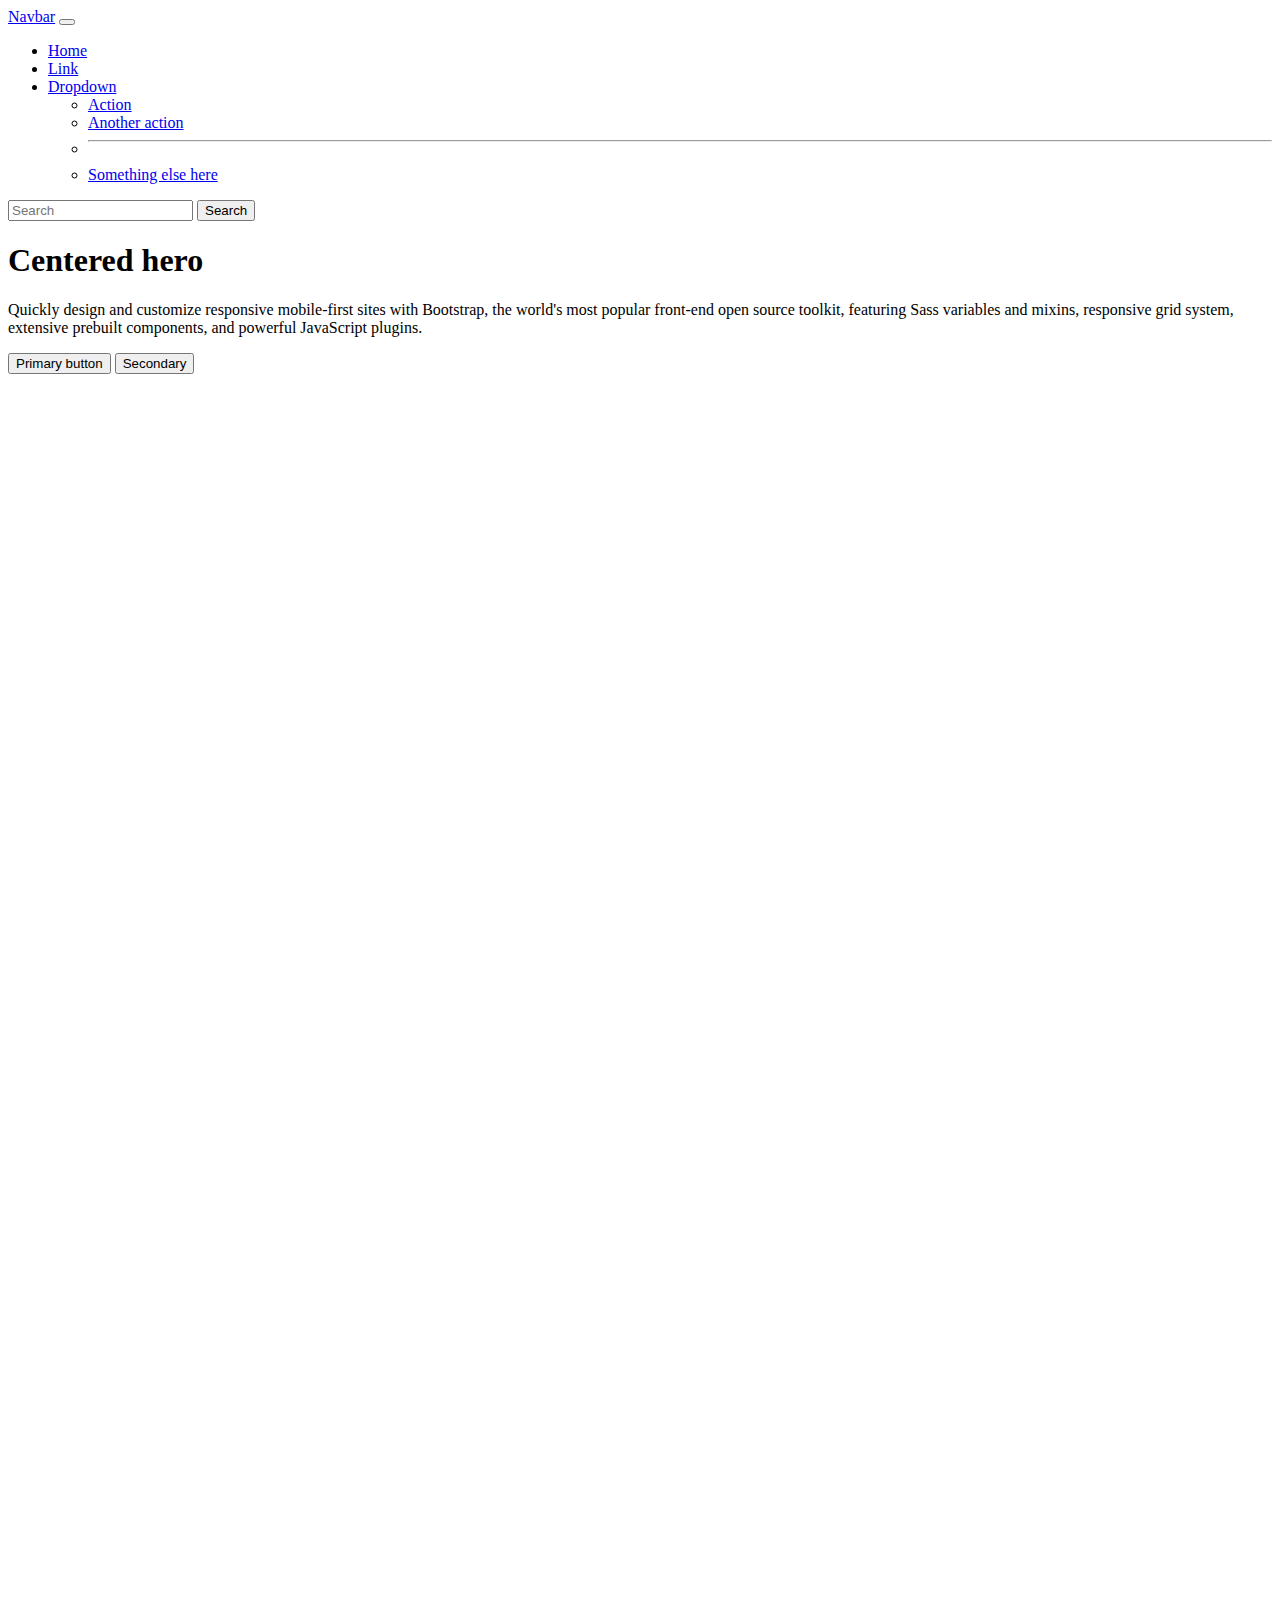
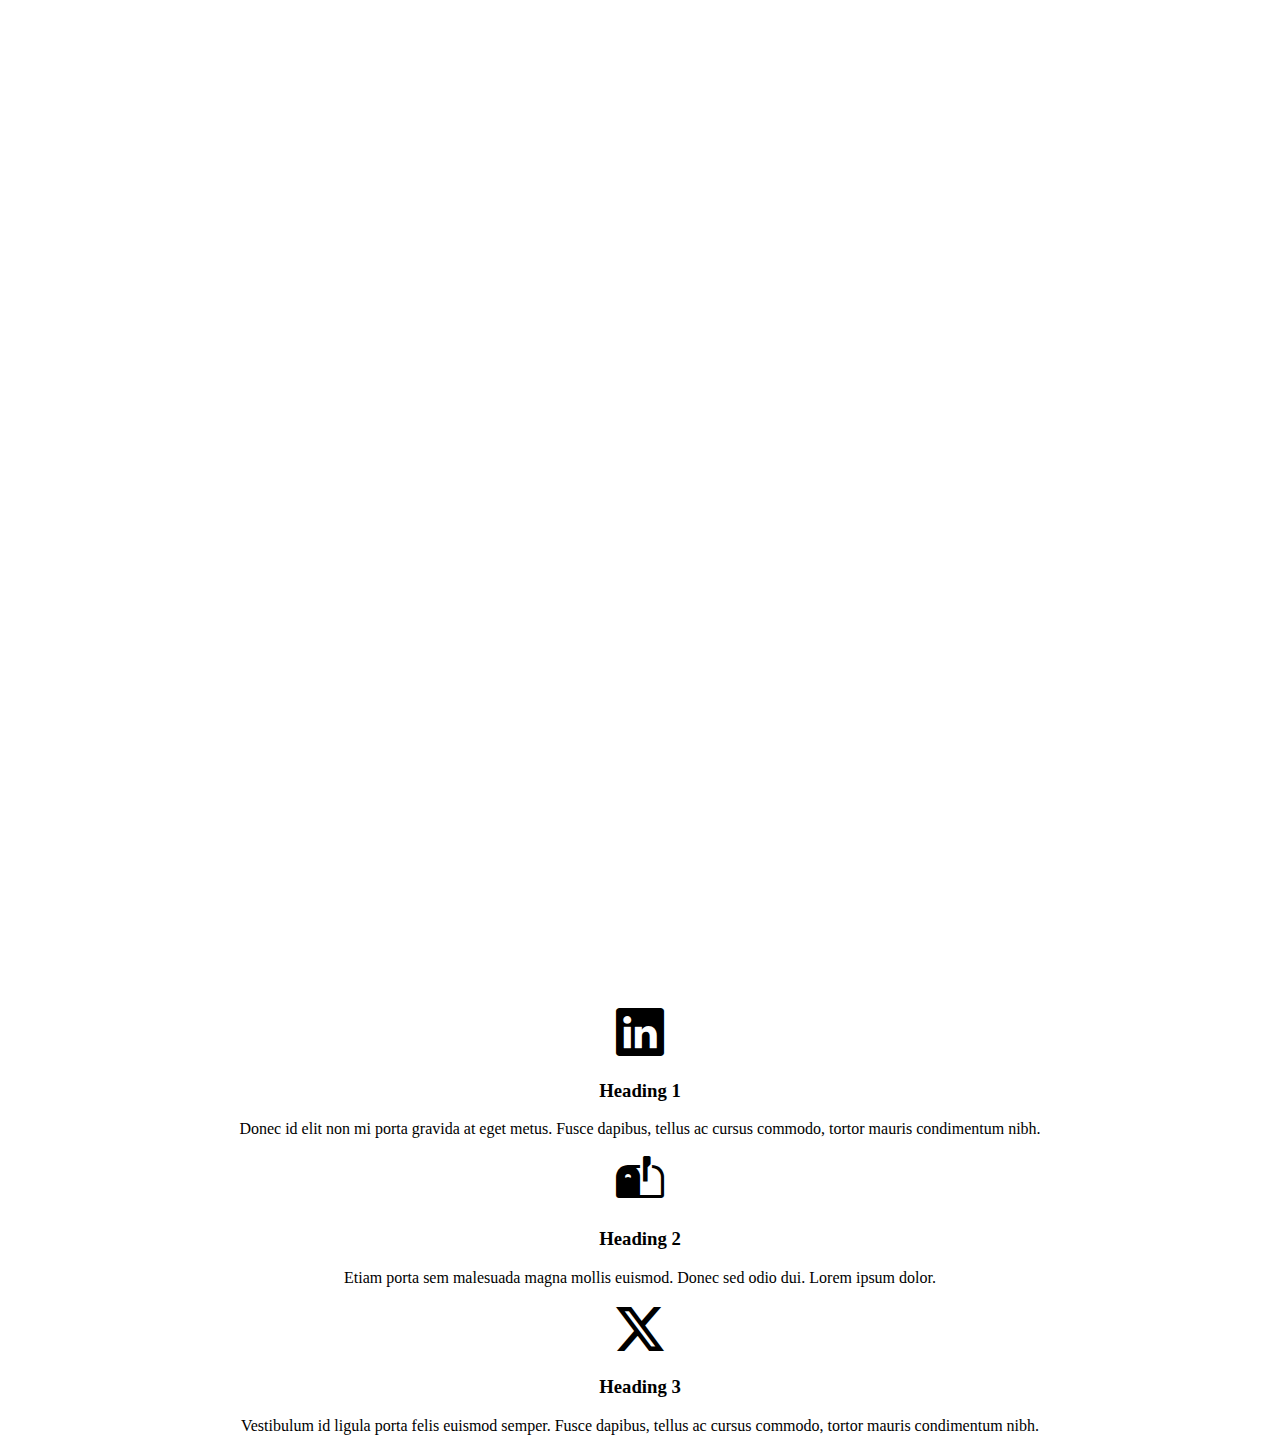
<file: data-viz-project/index.html>
<!DOCTYPE html>
<html lang="en">
  <head>
     <!--required meta tags-->
     <meta charset="utf-8">
     <meta name="viewport" content="width=device-width, initial-scale=1">
     <title> Bootstrap Template</title>
     <meta name="description" content = "Merrill College of Journalism, UMD">
     <meta name="author" content="Robert Stewart">
     <link href="https://cdn.jsdelivr.net/npm/bootstrap@5.3.2/dist/css/bootstrap.min.css" rel="stylesheet" integrity="sha384-T3c6CoIi6uLrA9TneNEoa7RxnatzjcDSCmG1MXxSR1GAsXEV/Dwwykc2MPK8M2HN" crossorigin="anonymous">
     <!--add bootstrap icons-->
     <link rel="stylesheet" href="https://cdn.jsdelivr.net/npm/bootstrap-icons@1.11.1/font/bootstrap-icons.css">

     <!--adding personal stylesheet -->
     <link href="style.css" type ="text/css" rel="stylesheet">
  </head>

  <body>
        <!-- Navbar start-->
        <nav class="navbar navbar-expand-lg navbar-light bg-light">
            <div class="container-fluid">
                <a class="navbar-brand" href="#">Navbar</a>
                <button class="navbar-toggler" type="button" data-bs-toggle="collapse" data-bs-target="#navbarSupportedContent" aria-controls="navbarSupportedContent" aria-expanded="false" aria-label="Toggle navigation">
                <span class="navbar-toggler-icon"></span>
                </button>

                <div class="collapse navbar-collapse" id="navbarSupportedContent">
                    <ul class="navbar-nav me-auto mb-2 mb-lg-0">
                    <li class="nav-item">
                        <a class="nav-link active" aria-current="page" href="#">Home</a>
                        </li>
                    <li class="nav-item">
                            <a class="nav-link" href="#">Link</a>
                    </li>
                        <li class="nav-item dropdown">
                            <a class="nav-link dropdown-toggle" href="#" id="navbarDropdown" role="button" data-bs-toggle="dropdown" aria-expanded="false">
                            Dropdown
                            </a>
                            <ul class="dropdown-menu" aria-labelledby="navbarDropdown">
                                <li><a class="dropdown-item" href="#">Action</a></li>
                                <li><a class="dropdown-item" href="#">Another action</a></li>
                                <li><hr class="dropdown-divider"></li>
                                <li><a class="dropdown-item" href="#">Something else here</a></li>
                            </ul>
                        </li>
                    </ul>
                    <form class="d-flex">

                    <input class="form-control me-2" type="search" placeholder="Search" aria-label="Search">

                    <button class="btn btn-outline-success" type="submit">Search</button>
                    </form>
                </div>
            </div>
        </nav>

        <!-- Navbar end-->
        

        <!-- Hero start-->
        <div class="px-4 py-5 my-5 text-center">
            <h1 class="display-5 fw-bold">Centered hero</h1>
            <div class="col-lg-6 mx-auto">
                 <p class="lead mb-4">Quickly design and customize responsive mobile-first sites with Bootstrap, the world's most popular front-end open source toolkit, featuring Sass variables and mixins, responsive grid system, extensive prebuilt components, and powerful JavaScript plugins.</p>
                     <div class="d-grid gap-2 d-sm-flex justify-content-sm-center">
                        <button type="button" class="btn btn-primary btn-lg px-4 gap-3">Primary button</button>
                        <button type="button" class="btn btn-outline-secondary btn-lg px-4">Secondary</button>
                     </div>
             </div>
        </div>
        <!-- Hero end-->
        <!--Begin first chart-->
             <div class = chart1>
                <iframe title="Protests took place across Iran Sep 22 - Mar 23" aria-label="Map" id="datawrapper-chart-7xTle" src="https://datawrapper.dwcdn.net/7xTle/1/" scrolling="no" frameborder="0" style="width: 0; min-width: 100% !important; border: none;" height="710" data-external="1"></iframe><script type="text/javascript">!function(){"use strict";window.addEventListener("message",(function(a){if(void 0!==a.data["datawrapper-height"]){var e=document.querySelectorAll("iframe");for(var t in a.data["datawrapper-height"])for(var r=0;r<e.length;r++)if(e[r].contentWindow===a.source){var i=a.data["datawrapper-height"][t]+"px";e[r].style.height=i}}}))}();
                </script>

            </div>

        <!--End first chart -->

        <!--Begin 2nd chart-->
            <div class="chart2">
                <iframe title="Regime crackdown leads to hundreds of deaths" aria-label="Dot Plot" id="datawrapper-chart-e4f9O" src="https://datawrapper.dwcdn.net/e4f9O/1/" scrolling="no" frameborder="0" style="width: 0; min-width: 100% !important; border: none;" height="608" data-external="1"></iframe><script type="text/javascript">!function(){"use strict";window.addEventListener("message",(function(a){if(void 0!==a.data["datawrapper-height"]){var e=document.querySelectorAll("iframe");for(var t in a.data["datawrapper-height"])for(var r=0;r<e.length;r++)if(e[r].contentWindow===a.source){var i=a.data["datawrapper-height"][t]+"px";e[r].style.height=i}}}))}();
                </script>
            </div>
        <!-- End 2nd chart -->
            
        <!-- Begin 3rd chart-->
            <div class="chart3">
                <iframe title="Largest Iranian-American Population in California, 2021" aria-label="Map" id="datawrapper-chart-3S7fD" src="https://datawrapper.dwcdn.net/3S7fD/1/" scrolling="no" frameborder="0" style="width: 0; min-width: 100% !important; border: none;" height="502" data-external="1"></iframe><script type="text/javascript">!function(){"use strict";window.addEventListener("message",(function(a){if(void 0!==a.data["datawrapper-height"]){var e=document.querySelectorAll("iframe");for(var t in a.data["datawrapper-height"])for(var r=0;r<e.length;r++)if(e[r].contentWindow===a.source){var i=a.data["datawrapper-height"][t]+"px";e[r].style.height=i}}}))}();
                 </script>
            </div>
        <!--End 3rd chart-->

        <!-- start grid -->
        <div class="container">
            <style>
            .bi {font-size:3em;}
            .col-md-4 {text-align: center;}
            </style>
            <div class="row">
                <div class="col-md-4">
                    <i class="bi bi-linkedin"></i>
                    <h3>Heading 1</h3>
                        <p>Donec id elit non mi porta gravida at eget metus. Fusce dapibus, tellus ac cursus commodo, tortor mauris condimentum nibh.</p>
                </div>
                <div class="col-md-4">
                    <i class="bi bi-mailbox2-flag"></i>
                    <h3>Heading 2</h3>
                      <p>Etiam porta sem malesuada magna mollis euismod. Donec sed odio dui. Lorem ipsum dolor.</p>
                </div>
                <div class="col-md-4">
                    <i class="bi bi-twitter-x"></i>
                    <h3>Heading 3</h3>
                      <p>Vestibulum id ligula porta felis euismod semper. Fusce dapibus, tellus ac cursus commodo, tortor mauris condimentum nibh.</p>
                </div>
            </div>
        </div>
        <!-- end grid -->

        <!-- Separate Popper and Bootstrap JS goes at the bottom of your body section -->

        <!-- Option 2: Separate Popper and Bootstrap JS -->
        <!--
        <script src="https://cdn.jsdelivr.net/npm/@popperjs/core@2.9.2/dist/umd/popper.min.js" integrity="sha384-IQsoLXl5PILFhosVNubq5LC7Qb9DXgDA9i+tQ8Zj3iwWAwPtgFTxbJ8NT4GN1R8p" crossorigin="anonymous"></script>
        <script src="https://cdn.jsdelivr.net/npm/bootstrap@5.0.2/dist/js/bootstrap.min.js" integrity="sha384-cVKIPhGWiC2Al4u+LWgxfKTRIcfu0JTxR+EQDz/bgldoEyl4H0zUF0QKbrJ0EcQF" crossorigin="anonymous"></script>
        -->
  </body>




</html>
</file>
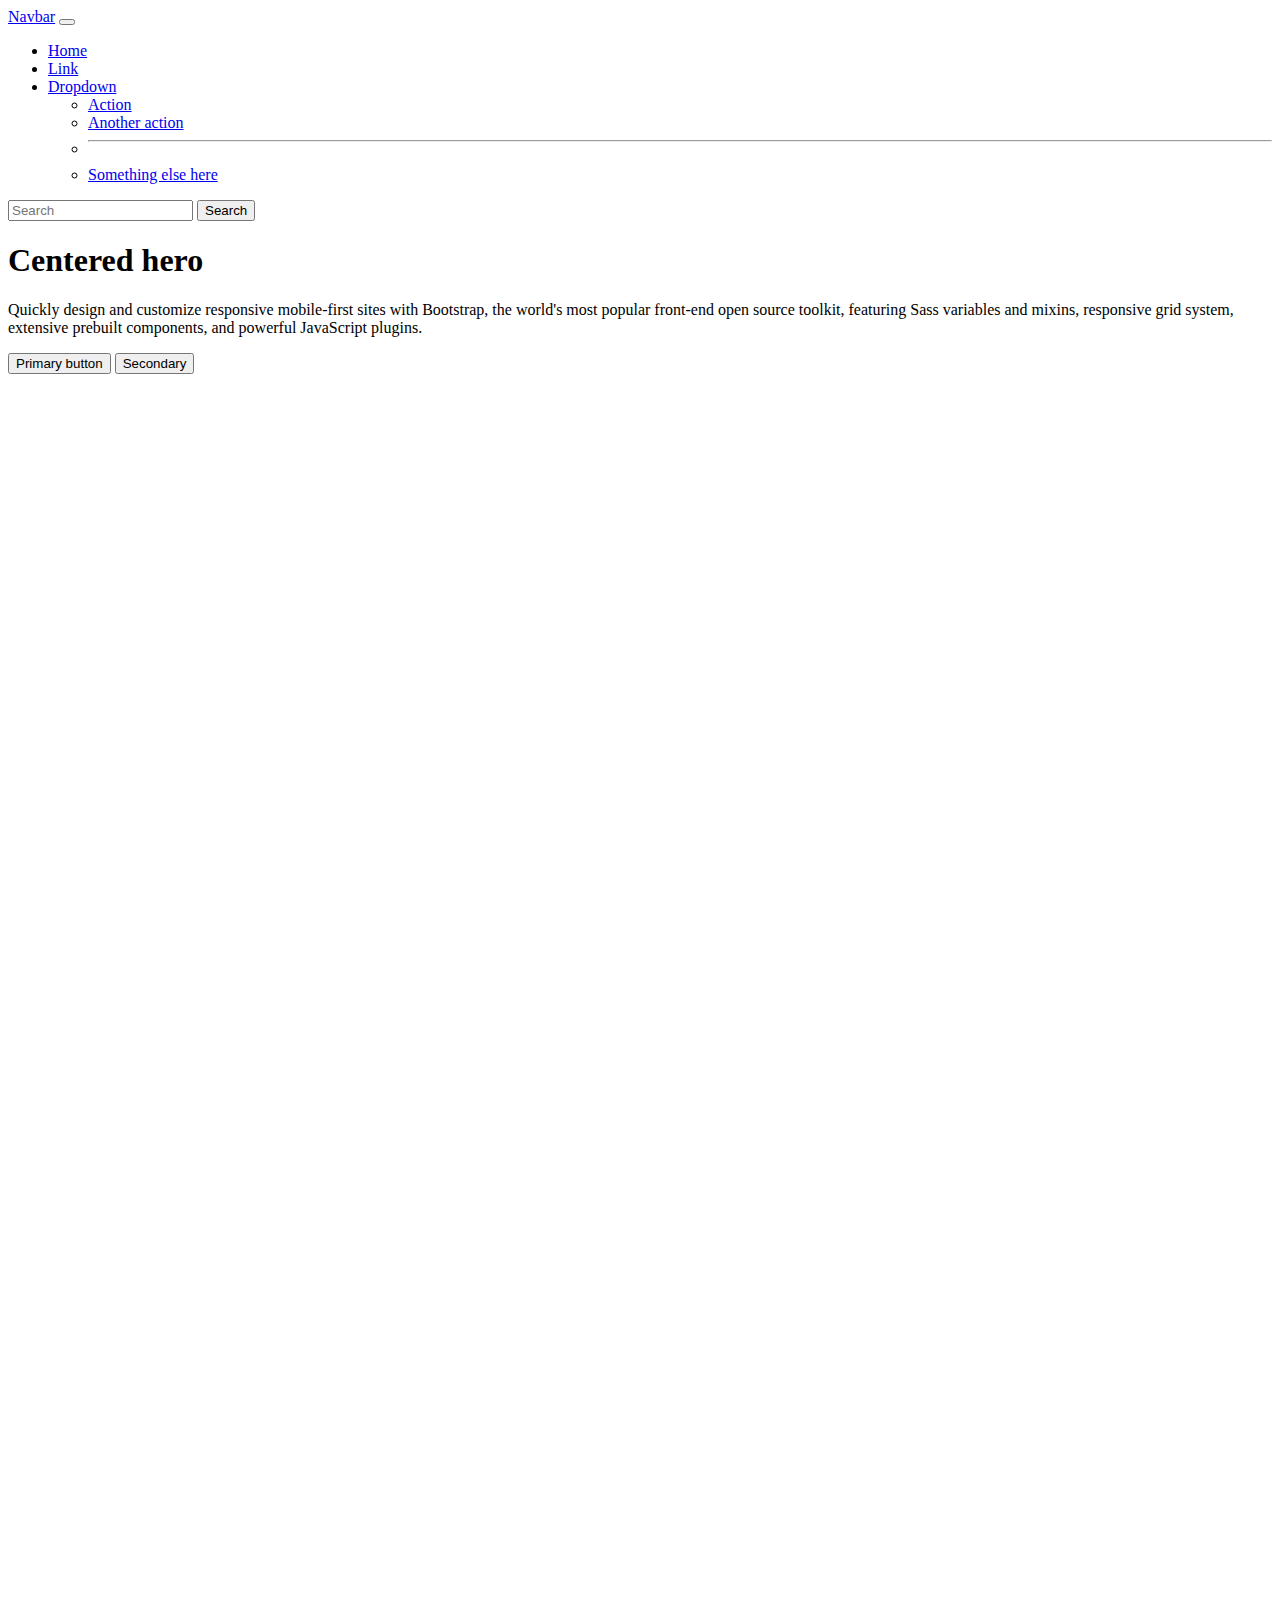
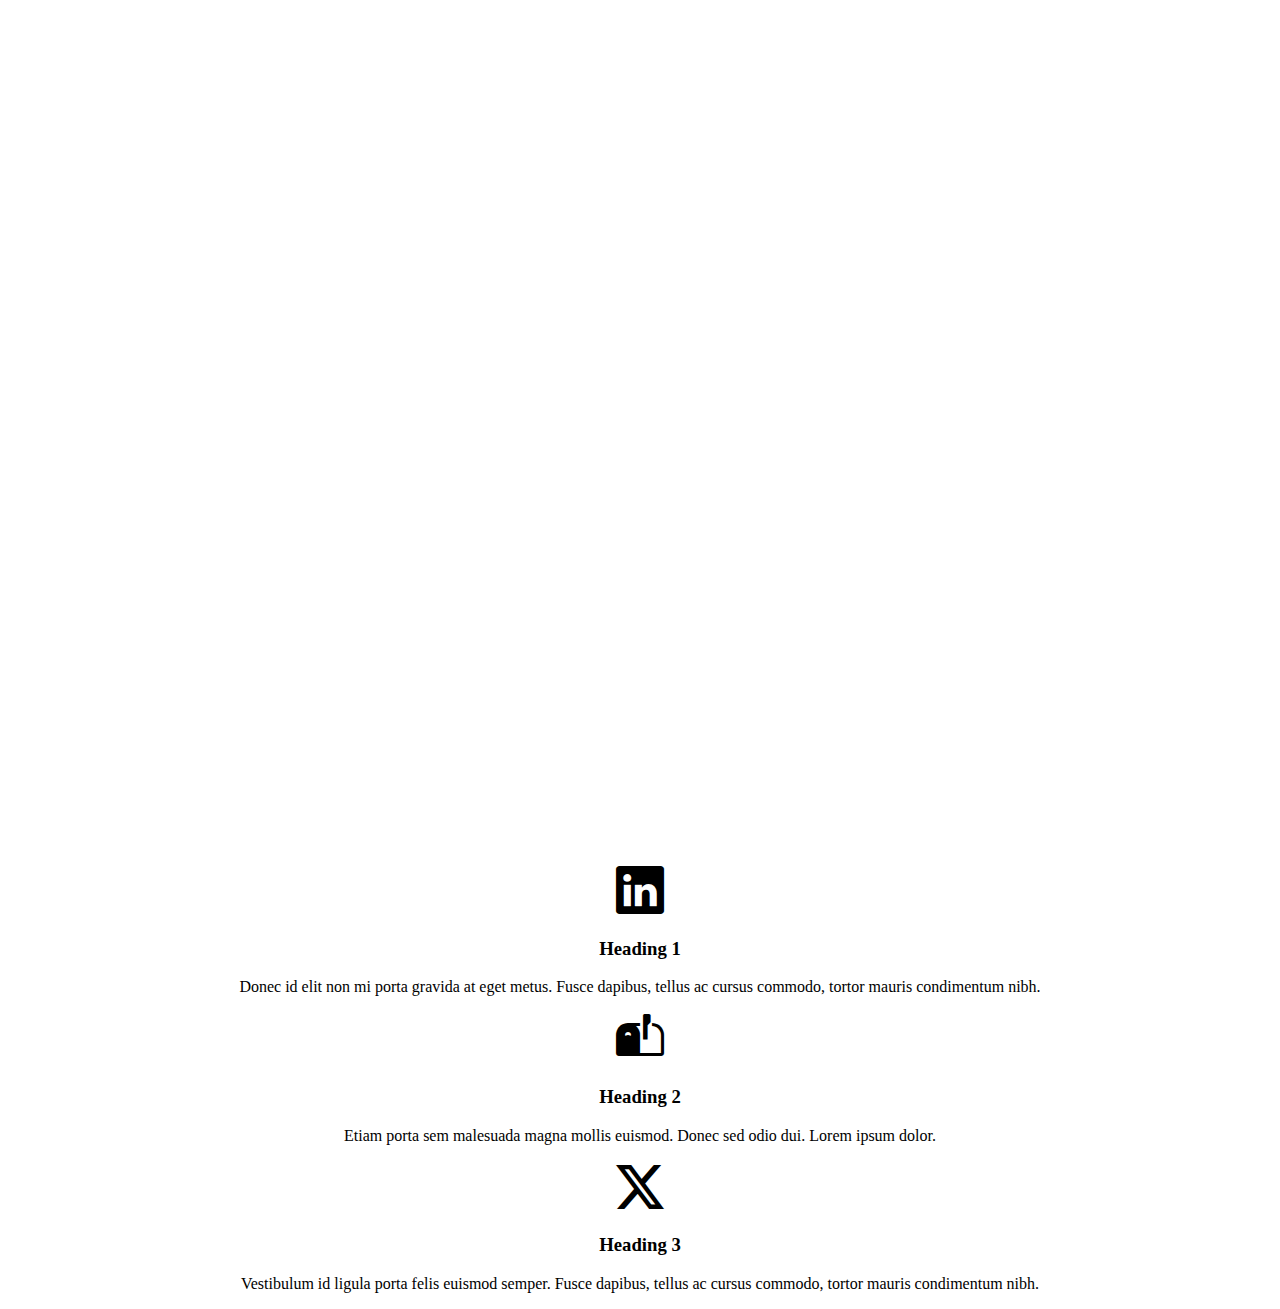
<file: inclass-graphics.html/index.html>
<!DOCTYPE html>
<html lang="en">
  <head>
     <!--required meta tags-->
     <meta charset="utf-8">
     <meta name="viewport" content="width=device-width, initial-scale=1">
     <title> Bootstrap Template</title>
     <meta name="description" content = "Merrill College of Journalism, UMD">
     <meta name="author" content="Robert Stewart">
     <link href="https://cdn.jsdelivr.net/npm/bootstrap@5.3.2/dist/css/bootstrap.min.css" rel="stylesheet" integrity="sha384-T3c6CoIi6uLrA9TneNEoa7RxnatzjcDSCmG1MXxSR1GAsXEV/Dwwykc2MPK8M2HN" crossorigin="anonymous">
     <!--add bootstrap icons-->
     <link rel="stylesheet" href="https://cdn.jsdelivr.net/npm/bootstrap-icons@1.11.1/font/bootstrap-icons.css">
     <link href="style.css" type ="text/css" rel="stylesheet">
  </head>

  <body>
    <!-- Navbar start-->
    <nav class="navbar navbar-expand-lg navbar-light bg-light">
      <div class="container-fluid">
     <a class="navbar-brand" href="#">Navbar</a>
      <button class="navbar-toggler" type="button" data-bs-toggle="collapse" data-bs-target="#navbarSupportedContent" aria-controls="navbarSupportedContent" aria-expanded="false" aria-label="Toggle navigation">
      <span class="navbar-toggler-icon"></span>
      </button>
      <div class="collapse navbar-collapse" id="navbarSupportedContent">
        <ul class="navbar-nav me-auto mb-2 mb-lg-0">
          <li class="nav-item">
           <a class="nav-link active" aria-current="page" href="#">Home</a>
          </li>
          <li class="nav-item">
             <a class="nav-link" href="#">Link</a>
            </li>
            <li class="nav-item dropdown">
            <a class="nav-link dropdown-toggle" href="#" id="navbarDropdown" role="button" data-bs-toggle="dropdown" aria-expanded="false">
            Dropdown
           </a>
            <ul class="dropdown-menu" aria-labelledby="navbarDropdown">
            <li><a class="dropdown-item" href="#">Action</a></li>
            <li><a class="dropdown-item" href="#">Another action</a></li>
            <li><hr class="dropdown-divider"></li>
            <li><a class="dropdown-item" href="#">Something else here</a></li>
          </ul>
          </li>
        </ul>
      <form class="d-flex">

        <input class="form-control me-2" type="search" placeholder="Search" aria-label="Search">

        <button class="btn btn-outline-success" type="submit">Search</button>
          </form>
        </div>
        </div>
    </nav>

    <!-- Navbar end-->
    

    <!-- Hero start-->
    <div class="px-4 py-5 my-5 text-center">
    <h1 class="display-5 fw-bold">Centered hero</h1>
     <div class="col-lg-6 mx-auto">
        <p class="lead mb-4">Quickly design and customize responsive mobile-first sites with Bootstrap, the world's most popular front-end open source toolkit, featuring Sass variables and mixins, responsive grid system, extensive prebuilt components, and powerful JavaScript plugins.</p>
        <div class="d-grid gap-2 d-sm-flex justify-content-sm-center">
            <button type="button" class="btn btn-primary btn-lg px-4 gap-3">Primary button</button>
            <button type="button" class="btn btn-outline-secondary btn-lg px-4">Secondary</button>
        </div>
        </div>
     </div>
    <!-- Hero end-->

    <!--line chart-->
        <div class="line_chart">
            <iframe title="Indoor and outdoor heat index during Baltimore heat wave, July 16-22, 2019" aria-label="Interactive line chart" id="datawrapper-chart-fcA9Y" src="https://datawrapper.dwcdn.net/fcA9Y/1/" scrolling="no" frameborder="0" style="width: 0; min-width: 100% !important; border: none;" height="400" data-external="1"></iframe><script type="text/javascript">!function(){"use strict";window.addEventListener("message",(function(a){if(void 0!==a.data["datawrapper-height"]){var e=document.querySelectorAll("iframe");for(var t in a.data["datawrapper-height"])for(var r=0;r<e.length;r++)if(e[r].contentWindow===a.source){var i=a.data["datawrapper-height"][t]+"px";e[r].style.height=i}}}))}();
            </script>
        </div>
    <!--end line chart-->
    <!--begin bar chart-->
         <div class = "bar_chart">
            <iframe title="Baltimore has more than its share of heat related deaths in Maryland " aria-label="Split Bars" id="datawrapper-chart-jpxDf" src="https://datawrapper.dwcdn.net/jpxDf/1/" scrolling="no" frameborder="0" style="width: 0; min-width: 100% !important; border: none;" height="305" data-external="1"></iframe><script type="text/javascript">!function(){"use strict";window.addEventListener("message",(function(a){if(void 0!==a.data["datawrapper-height"]){var e=document.querySelectorAll("iframe");for(var t in a.data["datawrapper-height"])for(var r=0;r<e.length;r++)if(e[r].contentWindow===a.source){var i=a.data["datawrapper-height"][t]+"px";e[r].style.height=i}}}))}();
            </script>

         </div>
    <!--end bar chart -->

    <!--begin scatter chart-->

         <div class="scatter_chart">
            <iframe title="The relationship between summer temperature and poverty in Baltimore" aria-label="Scatter Plot" id="datawrapper-chart-yilo4" src="https://datawrapper.dwcdn.net/yilo4/1/" scrolling="no" frameborder="0" style="width: 0; min-width: 100% !important; border: none;" height="400" data-external="1"></iframe><script type="text/javascript">!function(){"use strict";window.addEventListener("message",(function(a){if(void 0!==a.data["datawrapper-height"]){var e=document.querySelectorAll("iframe");for(var t in a.data["datawrapper-height"])for(var r=0;r<e.length;r++)if(e[r].contentWindow===a.source){var i=a.data["datawrapper-height"][t]+"px";e[r].style.height=i}}}))}();
            </script>
         </div>

    <!--end scatter chart-->

    <!-- begin map -->
         <div class = "map">
                <iframe title="Projected number of extreme heat events by county, for the year 2040, based on Regional Climate-Weather Research and Forecasting Model 
                " aria-label="Map" id="datawrapper-chart-Op0wb" src="https://datawrapper.dwcdn.net/Op0wb/1/" scrolling="no" frameborder="0" style="width: 0; min-width: 100% !important; border: none;" height="519" data-external="1"></iframe><script type="text/javascript">!function(){"use strict";window.addEventListener("message",(function(a){if(void 0!==a.data["datawrapper-height"]){var e=document.querySelectorAll("iframe");for(var t in a.data["datawrapper-height"])for(var r=0;r<e.length;r++)if(e[r].contentWindow===a.source){var i=a.data["datawrapper-height"][t]+"px";e[r].style.height=i}}}))}();
             </script>   
         </div>
    <!-- start grid -->
      <div class="container">
        <style>
          .bi {font-size:3em;}
          .col-md-4 {text-align: center;}
        </style>
        <div class="row">
          <div class="col-md-4">
            <i class="bi bi-linkedin"></i>
            <h3>Heading 1</h3>
                <p>Donec id elit non mi porta gravida at eget metus. Fusce dapibus, tellus ac cursus commodo, tortor mauris condimentum nibh.</p>
          </div>
        <div class="col-md-4">
          <i class="bi bi-mailbox2-flag"></i>
            <h3>Heading 2</h3>
                <p>Etiam porta sem malesuada magna mollis euismod. Donec sed odio dui. Lorem ipsum dolor.</p>
        </div>
        <div class="col-md-4">
          <i class="bi bi-twitter-x"></i>
           <h3>Heading 3</h3>
              <p>Vestibulum id ligula porta felis euismod semper. Fusce dapibus, tellus ac cursus commodo, tortor mauris condimentum nibh.</p>
        </div>
      </div>
    <!-- end grid -->

    <!-- Separate Popper and Bootstrap JS goes at the bottom of your body section -->

   <!-- Option 2: Separate Popper and Bootstrap JS -->
    <!--
    <script src="https://cdn.jsdelivr.net/npm/@popperjs/core@2.9.2/dist/umd/popper.min.js" integrity="sha384-IQsoLXl5PILFhosVNubq5LC7Qb9DXgDA9i+tQ8Zj3iwWAwPtgFTxbJ8NT4GN1R8p" crossorigin="anonymous"></script>
    <script src="https://cdn.jsdelivr.net/npm/bootstrap@5.0.2/dist/js/bootstrap.min.js" integrity="sha384-cVKIPhGWiC2Al4u+LWgxfKTRIcfu0JTxR+EQDz/bgldoEyl4H0zUF0QKbrJ0EcQF" crossorigin="anonymous"></script>
    -->
  </body>




</html>
</file>
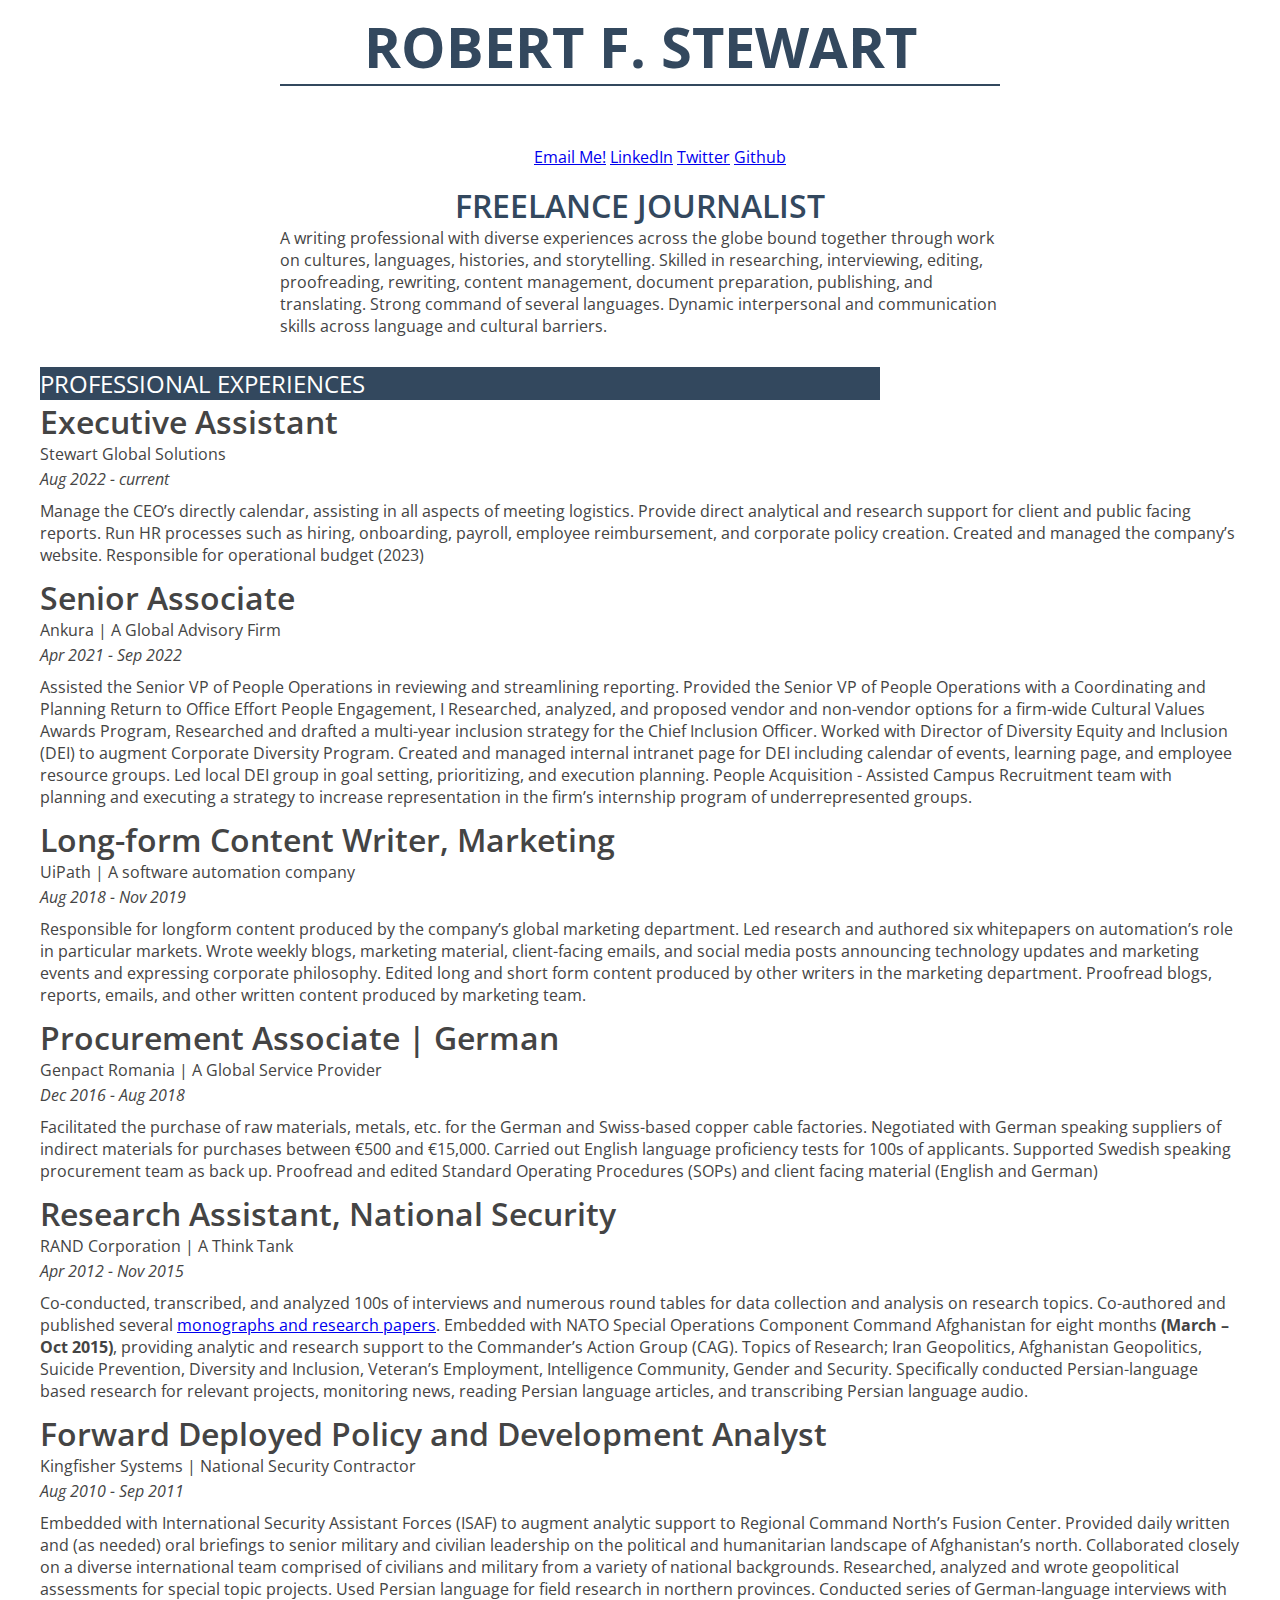
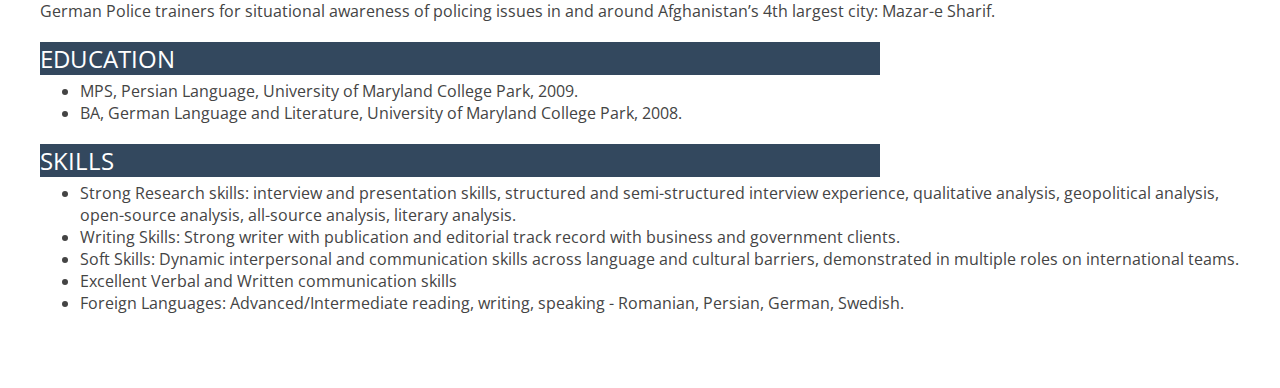
<file: resume/index.html>
<!DOCTYPE html>
<html lang=""en">

<head> 
    <link href="style.css" rel="stylesheet">
    <title> Robert Stewart's Résumé</title> 
    <link rel="preconnect" href="https://fonts.googleapis.com">
    <link rel="preconnect" href="https://fonts.gstatic.com" crossorigin>
    <link href="https://fonts.googleapis.com/css2?family=Open+Sans:wght@300;400;700&display=swap" rel="stylesheet">

    <style type ="text/ css">
    
    </style>
        
</head>

<body>
<div id="container"> 
<!-- I BUILT THIS MYSELF!!-->
<div id="name"><strong>ROBERT F. STEWART</strong></div>
  <br>
  <!--
  <img src="IMG_1571.jpg" alt="Robert's headshot" width="300">
  -->
  <br>
  <!--title-->

<div class="menu", >
    <ul class=>
    <li class="menu" > <a href="mailto: rstewar5@umd.edu"> Email Me!</a></li>
    <li class="menu" > <a href="https://www.linkedin.com/in/robert-stewart-72892844/">LinkedIn</a> </li>
    <li class="menu" > <a href="https://twitter.com/robert74578">Twitter</a></li>
    <li class="menu" > <a href="https://github.com/Rstewartf5">Github</a></li>
</ul>
</div>

<div id="title"> Freelance Journalist </div>

<p class="top">A writing professional with diverse experiences across the globe bound together through work on cultures, languages, histories, and storytelling. Skilled in researching, interviewing, editing, proofreading, rewriting, content management, document preparation, publishing, and translating. Strong command of several languages. Dynamic interpersonal and communication skills across language and cultural barriers.</p>
<div class="sectionheader">Professional Experiences</div>
    <div class="jobtitle">Executive Assistant</div>
        <div class="organization">Stewart Global Solutions</div>
            <div class="date">Aug 2022 - current</div>
                <p class="description">Manage the CEO’s directly calendar, assisting in all aspects of meeting logistics. Provide direct analytical and research support for client and public facing reports. Run HR processes such as hiring, onboarding, payroll, employee reimbursement, and corporate policy creation. Created and managed the company’s website. Responsible for operational budget (2023)</p>
    <div class="jobtitle">Senior Associate</div>
        <div class="organization">Ankura | A Global Advisory Firm</div>
            <div class="date">Apr 2021 - Sep 2022</div>
                <p class="description">Assisted the Senior VP of People Operations in reviewing and streamlining reporting. Provided the Senior VP of People Operations with a Coordinating and Planning Return to Office Effort People Engagement, I Researched, analyzed, and proposed vendor and non-vendor options for a firm-wide Cultural Values Awards Program, Researched and drafted a multi-year inclusion strategy for the Chief Inclusion Officer. Worked with Director of Diversity Equity and Inclusion (DEI) to augment Corporate Diversity Program. Created and managed internal intranet page for DEI including calendar of events, learning page, and employee resource groups. Led local DEI group in goal setting, prioritizing, and execution planning. People Acquisition - Assisted Campus Recruitment team with planning and executing a strategy to increase representation in the firm’s internship program of underrepresented groups. </p>
    <div class="jobtitle">Long-form Content Writer, Marketing </div>
        <div class="organization">UiPath | A software automation company</div>
            <div class="date">Aug 2018 - Nov 2019</div>
                <p class="description">Responsible for longform content produced by the company’s global marketing department. Led research and authored six whitepapers on automation’s role in particular markets. Wrote weekly blogs, marketing material, client-facing emails, and social media posts announcing technology updates and marketing events and expressing corporate philosophy. Edited long and short form content produced by other writers in the marketing department. Proofread blogs, reports, emails, and other written content produced by marketing team.</p>
    <div class="jobtitle">Procurement Associate | German</div>
        <div class="organization">Genpact Romania | A Global Service Provider </div>
            <div class="date">Dec 2016 - Aug 2018</div>
                <p class="description">Facilitated the purchase of raw materials, metals, etc. for the German and Swiss-based copper cable factories. Negotiated with German speaking suppliers of indirect materials for purchases between €500 and €15,000. Carried out English language proficiency tests for 100s of applicants. Supported Swedish speaking procurement team as back up. Proofread and edited Standard Operating Procedures (SOPs) and client facing material (English and German)

    <div class="jobtitle">Research Assistant, National Security</div>
        <div class="organization">RAND Corporation | A Think Tank</div>
            <div class="date">Apr 2012 - Nov 2015</div>
                <p class="description">Co-conducted, transcribed, and analyzed 100s of interviews and numerous round tables for data collection and analysis on research topics. Co-authored and published several <a href="https://www.rand.org/pubs/authors/s/stewart_robert.html">monographs and research papers</a>. Embedded with NATO Special Operations Component Command Afghanistan for eight months <b>(March – Oct 2015)</b>, providing analytic and research support to the Commander’s Action Group (CAG). Topics of Research; Iran Geopolitics, Afghanistan Geopolitics, Suicide Prevention, Diversity and Inclusion, Veteran’s Employment, Intelligence Community, Gender and Security. Specifically conducted Persian-language based research for relevant projects, monitoring news, reading Persian language articles, and transcribing Persian language audio. </p>
    <div class="jobtitle">Forward Deployed Policy and Development Analyst</div>
        <div class="organization">Kingfisher Systems | National Security Contractor</div>
            <div class="date">Aug 2010 - Sep 2011</div>
                <p class="description">Embedded with International Security Assistant Forces (ISAF) to augment analytic support to Regional Command North’s Fusion Center. Provided daily written and (as needed) oral briefings to senior military and civilian leadership on the political and humanitarian landscape of Afghanistan’s north. Collaborated closely on a diverse international team comprised of civilians and military from a variety of national backgrounds. Researched, analyzed and wrote geopolitical assessments for special topic projects. Used Persian language for field research in northern provinces. Conducted series of German-language interviews with German Police trainers for situational awareness of policing issues in and around Afghanistan’s 4th largest city: Mazar-e Sharif. </p>
<div class="sectionheader">Education</div>
    <ul id="degree">
        <li>MPS, Persian Language, University of Maryland College Park, 2009.</li>
        <li>BA, German Language and Literature, University of Maryland College Park, 2008. </li>
    </ul>
<div class="sectionheader">Skills</div>
    <ul id="do">
     <li>Strong Research skills:  interview and presentation skills, structured and semi-structured interview experience, qualitative analysis, geopolitical analysis, open-source analysis, all-source analysis, literary analysis.</li>
     <li>Writing Skills: Strong writer with publication and editorial track record with business and government clients. </li>
     <li>Soft Skills: Dynamic interpersonal and communication skills across language and cultural barriers, demonstrated in multiple roles on international teams. </li>
    <li>Excellent Verbal and Written communication skills</li>
    <li>Foreign Languages: Advanced/Intermediate reading, writing, speaking - Romanian, Persian, German, Swedish. </li>
</ul>
</div> 
</body>
</html>
</file>
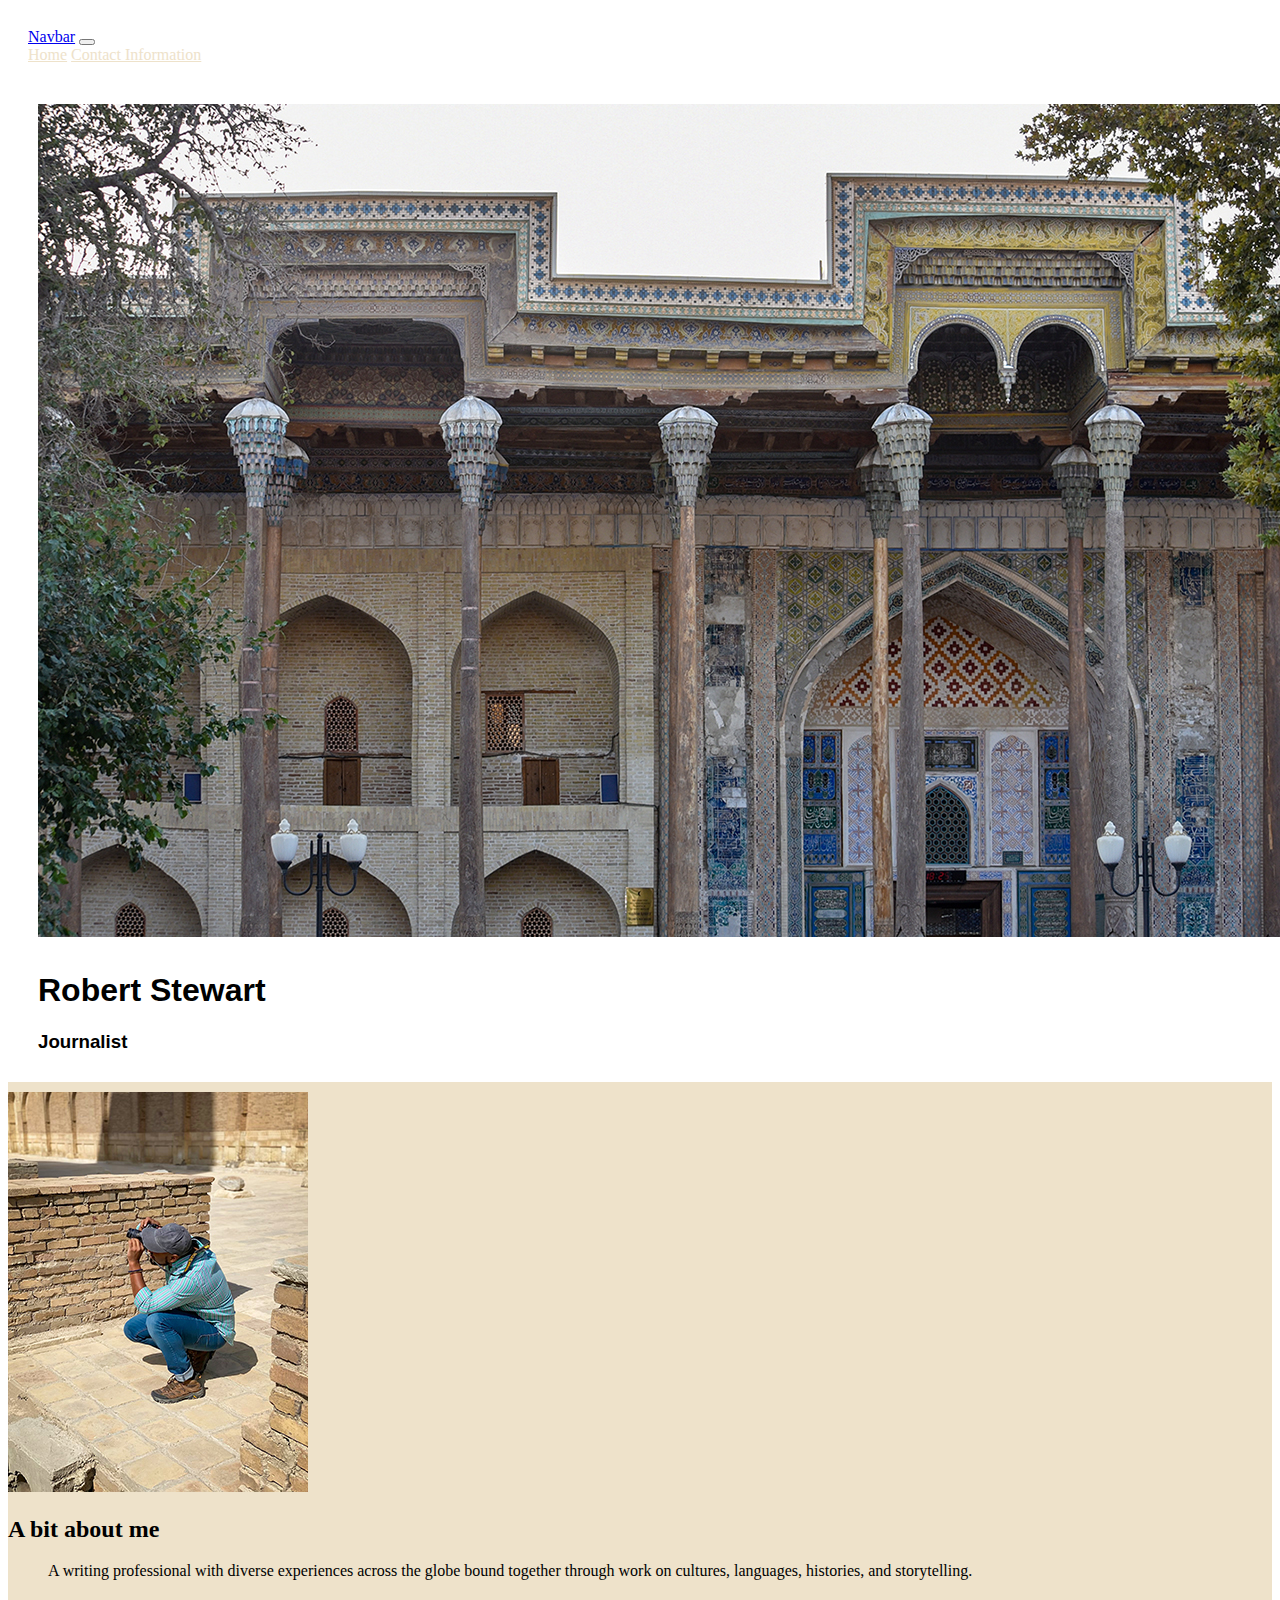
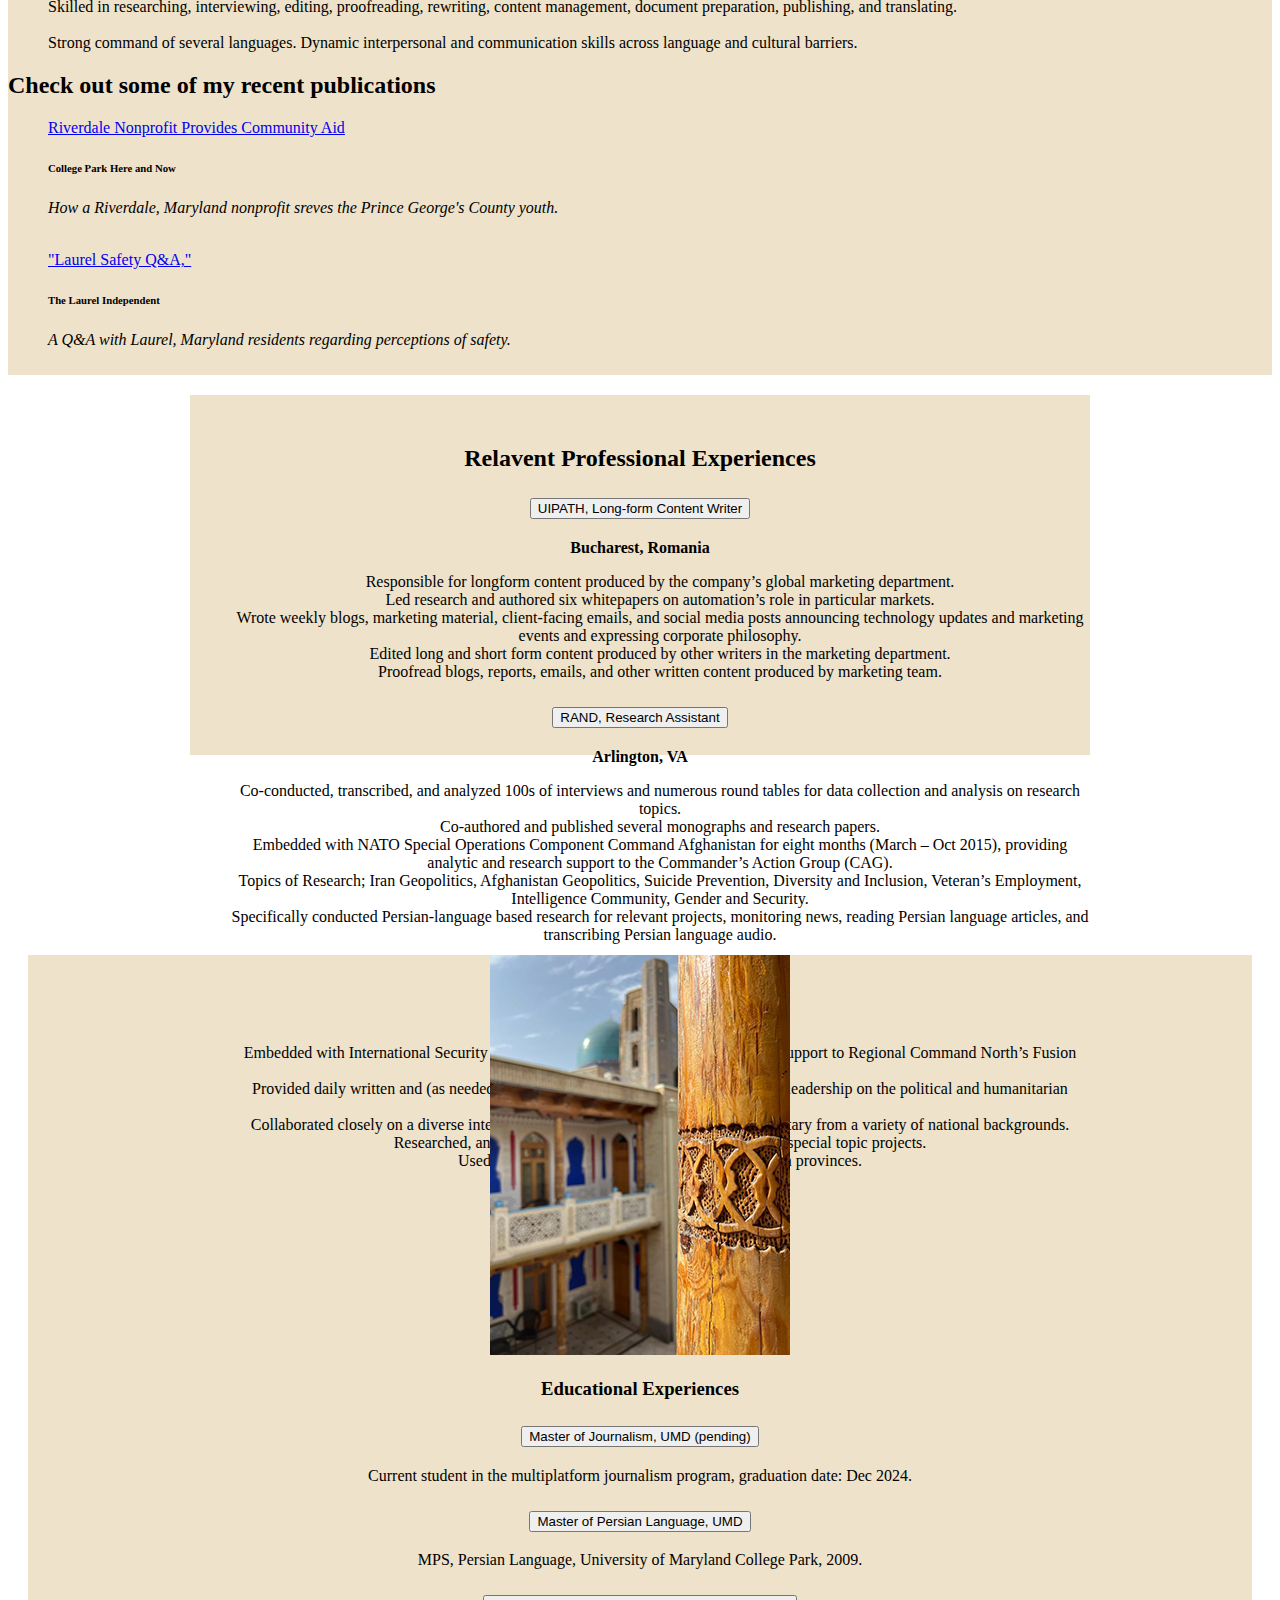
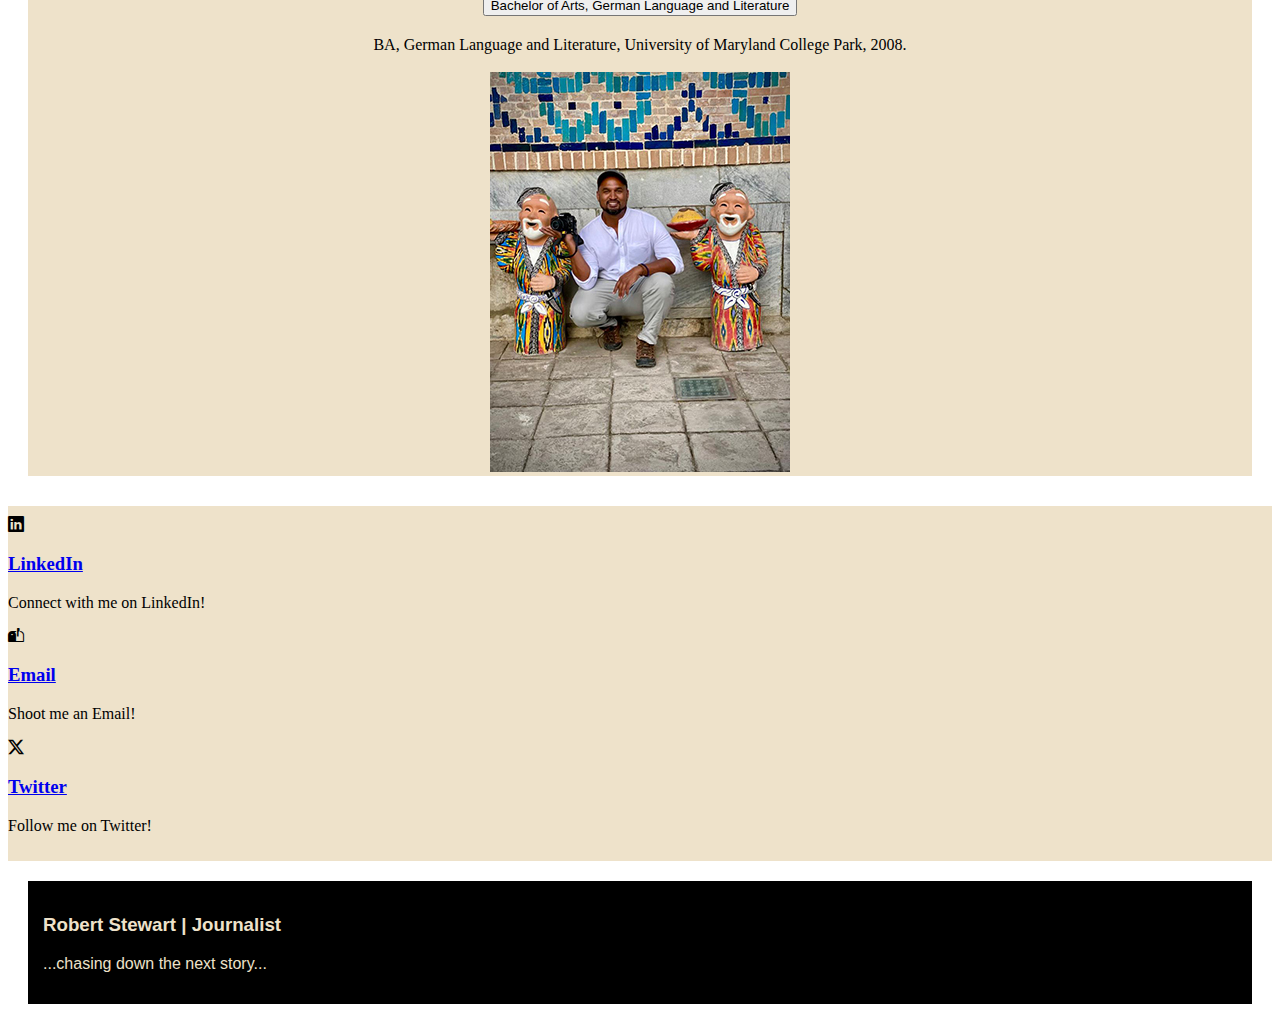
<file: resume_project/index.html>
<!DOCTYPE html>
<html lang="en">
    <head>
       <!--required meta tags-->
       <meta charset="utf-8">
        <meta name="viewport" content="width=device-width, initial-scale=1">
        <title> Robert's Resume</title>
        <meta name="description" content = "Robert Stewart's Resume">
        <meta name="author" content="Robert Stewart">
        <link href="style.css" type ="text/css" rel="stylesheet">

        <!--Bootstrap Library -->
        <link href="https://cdn.jsdelivr.net/npm/bootstrap@5.3.2/dist/css/bootstrap.min.css" rel="stylesheet" integrity="sha384-T3c6CoIi6uLrA9TneNEoa7RxnatzjcDSCmG1MXxSR1GAsXEV/Dwwykc2MPK8M2HN" crossorigin="anonymous">
        <!--End Bootstrap Library -->
        <!--add bootstrap icons-->
        <link rel="stylesheet" href="https://cdn.jsdelivr.net/npm/bootstrap-icons@1.11.1/font/bootstrap-icons.css">
    </head>
     
    <body>
      <nav class="navbar navbar-expand-lg havbar-light bg-light">
        <div class="container-fluid">
            <a class="navbar-brand" href="#">Navbar</a>
            <button class="navbar-toggler" type="button" data-bs-toggle="collapse" data-bs-target="#navbarNavAltMarkup" aria-controls="navbarNavAltMarkup" aria-expanded="false" aria-label="Toggle navigation">
              <span class="navbar-toggler-icon"></span>
            </button>
            <div class="collapse navbar-collapse" id="navbarNavAltMarkup">
              <div class="navbar-nav">
                <a class="nav-link active" aria-current="page" href="#">Home</a>
                <a class="nav-link" href="#contact_information">Contact Information</a>
              </div>
            </div>
          </div>
    </nav>
    <!--end navbar-->

        <div id = container>
            <header class="header">
                <img src="./images/DSC_1106.jpg" class="bukhara" alt="picture of an old mosque in Bukhara">
                <br>
                <h1 class="h1"><STRONG>Robert Stewart </STRONG></h1>
                <h3>Journalist</h3> 
            </header>
            
            <div id = "content">
                <!--About Me Section-->
                <div class="container">
                    <div class="row">
                      <div class="col">
                        <img src="./images/BibiKhanimRobert.jpg" alt="Robert taking pictures" class="bibikhanim">
                      </div>
                      <div class="col">
                        <h2>A bit about me</h2>
                        <ul class="list">
                            <li class="list">A writing professional with diverse experiences across the globe bound together through work on cultures, languages, histories, and storytelling. </li>
                            <br>
                            <li> Skilled in researching, interviewing, editing, proofreading, rewriting, content management, document preparation, publishing, and translating. </li>
                            <br>
                            <li>Strong command of several languages. Dynamic interpersonal and communication skills across language and cultural barriers.</li>
                        </ul>
                      </div>
                      <div class="col">
                        <h2>Check out some of my recent publications </h2>
                        <ul class="list">
                            <li><a href="https://streetcarsuburbs.news/riverdale-nonprofit-provides-community-aid/" target="_blank">Riverdale Nonprofit Provides Community Aid</a></li>
                            <h6>College Park Here and Now</h6>
                            <p> <em>How a Riverdale, Maryland nonprofit sreves the Prince George's County youth.</em></p>
                            <br>
                            <li> <a href="https://streetcarsuburbs.news/laurel-safety-qa/" target="blank">"Laurel Safety Q&A,"</a> <h6>The Laurel Independent</h6><em>A Q&A with Laurel, Maryland residents regarding perceptions of safety.</em>
                            </li>
                        </ul>
                      </div>
                    </div>
                  </div>
                </div>


                 <!--Experiences Row--> 
                <div class="row2">
                <h2> Relavent Professional Experiences </h2>
                 <div class="accordion accordion-flush" id="accordionFlushExample">
                    <div class="accordion-item">
                      <h2 class="accordion-header" id="flush-headingOne">
                        <button class="accordion-button collapsed" type="button" data-bs-toggle="collapse" data-bs-target="#flush-collapseOne" aria-expanded="false" aria-controls="flush-collapseOne">
                          UIPATH, Long-form Content Writer
                        </button>
                      </h2>
                      <div id="flush-collapseOne" class="accordion-collapse collapse" aria-labelledby="flush-headingOne" data-bs-parent="#accordionFlushExample">
                        <div class="accordion-body"> <strong>Bucharest, Romania</strong> 
                            <ul class="list">
                                <li>Responsible for longform content produced by the company’s global marketing department.</li>
                                <li>Led research and authored six whitepapers on automation’s role in particular markets. </li>
                                <li> Wrote weekly blogs, marketing material, client-facing emails, and social media posts announcing technology updates and marketing events and expressing corporate philosophy.</li>
                                <li> Edited long and short form content produced by other writers in the marketing department. </li> <li>Proofread blogs, reports, emails, and other written content produced by marketing team.</li>
                            </ul>
                        </div>
                      </div>
                    </div>
                    <div class="accordion-item">
                      <h2 class="accordion-header" id="flush-headingTwo">
                        <button class="accordion-button collapsed" type="button" data-bs-toggle="collapse" data-bs-target="#flush-collapseTwo" aria-expanded="false" aria-controls="flush-collapseTwo">
                          RAND, Research Assistant
                        </button>
                      </h2>
                      <div id="flush-collapseTwo" class="accordion-collapse collapse" aria-labelledby="flush-headingTwo" data-bs-parent="#accordionFlushExample">
                        <div class="accordion-body"> <strong>Arlington, VA </strong>
                             <ul class="list">
                                <li>Co-conducted, transcribed, and analyzed 100s of interviews and numerous round tables for data collection and analysis on research topics. </li>
                                <li>Co-authored and published several monographs and research papers. </li>
                                <li>Embedded with NATO Special Operations Component Command Afghanistan for eight months (March – Oct 2015), providing analytic and research support to the Commander’s Action Group (CAG). </li> 
                                <li>Topics of Research; Iran Geopolitics, Afghanistan Geopolitics, Suicide Prevention, Diversity and Inclusion, Veteran’s Employment, Intelligence Community, Gender and Security. </li>
                                <li>Specifically conducted Persian-language based research for relevant projects, monitoring news, reading Persian language articles, and transcribing Persian language audio.
                                </li>
                                </ul>
                        </div>
                      </div>
                    </div>
                    <div class="accordion-item">
                      <h2 class="accordion-header" id="flush-headingThree">
                        <button class="accordion-button collapsed" type="button" data-bs-toggle="collapse" data-bs-target="#flush-collapseThree" aria-expanded="false" aria-controls="flush-collapseThree">
                          KINGFISHER, Forward Deployed Analyst
                        </button>
                      </h2>
                      <div id="flush-collapseThree" class="accordion-collapse collapse" aria-labelledby="flush-headingThree" data-bs-parent="#accordionFlushExample">
                        <div class="accordion-body"> <strong>Mazar-e Sharif, Afghanistan
                        </strong> 
                        <ul class="list">
                            <li>Embedded with International Security Assistant Forces (ISAF) to augment analytic support to Regional Command North’s Fusion Center. </li>
                            <li>Provided daily written and (as needed) oral briefings to senior military and civilian leadership on the political and humanitarian landscape of Afghanistan’s north.</li> 
                            <li>Collaborated closely on a diverse international team comprised of civilians and military from a variety of national backgrounds. Researched, analyzed and wrote geopolitical assessments for special topic projects. </li>
                            <li>Used Persian language for field research in northern provinces.</li>
                         </ul> 
                    </div>
                      </div>
                    </div>
                  </div>
                </div>

                <!-- Educational Experiences -->
                    <div class="row3">
                        <div class="row">
                        <div class="col align-self-start">
                            <img src="./images/Samarkand2.jpg" alt="Picture of carved wooden pole" class="picture">
                        </div>
                        <div class="col align-self-center">
                            <h3>Educational Experiences</h3>
                            <div class="accordion accordion-flush" id="accordionFlushExample">
                                <div class="accordion-item">
                                  <h2 class="accordion-header" id="flush-headingOne">
                                    <button class="accordion-button collapsed" type="button" data-bs-toggle="collapse" data-bs-target="#flush-collapseOne" aria-expanded="false" aria-controls="flush-collapseOne">
                                      Master of Journalism, UMD (pending)
                                    </button>
                                  </h2>
                                  <div id="flush-collapseOne" class="accordion-collapse collapse" aria-labelledby="flush-headingOne" data-bs-parent="#accordionFlushExample">
                                    <div class="accordion-body">Current student in the multiplatform journalism program, graduation date: Dec 2024.</div>
                                  </div>
                                </div>
                                <div class="accordion-item">
                                  <h2 class="accordion-header" id="flush-headingTwo">
                                    <button class="accordion-button collapsed" type="button" data-bs-toggle="collapse" data-bs-target="#flush-collapseTwo" aria-expanded="false" aria-controls="flush-collapseTwo">
                                      Master of Persian Language, UMD
                                    </button>
                                  </h2>
                                  <div id="flush-collapseTwo" class="accordion-collapse collapse" aria-labelledby="flush-headingTwo" data-bs-parent="#accordionFlushExample">
                                    <div class="accordion-body">MPS, Persian Language, University of Maryland College Park, 2009.</div>
                                  </div>
                                </div>
                                <div class="accordion-item">
                                  <h2 class="accordion-header" id="flush-headingThree">
                                    <button class="accordion-button collapsed" type="button" data-bs-toggle="collapse" data-bs-target="#flush-collapseThree" aria-expanded="false" aria-controls="flush-collapseThree">
                                      Bachelor of Arts, German Language and Literature
                                    </button>
                                  </h2>
                                  <div id="flush-collapseThree" class="accordion-collapse collapse" aria-labelledby="flush-headingThree" data-bs-parent="#accordionFlushExample">
                                    <div class="accordion-body">BA, German Language and Literature, University of Maryland College Park, 2008.</div>
                                  </div>
                                </div>
                             </div>
                                <br>
                               </div> 
                            
    
                        <div class="col align-self-end">
                            <img src="./images/samarkand_watermelon_men.jpeg" alt="Robert standing between two watermelon men" class="picture">
                        </div>
                        </div>
                    </div>
                 <!--End Education and Skills Section-->
                 <!--Begin Contact Section-->
                 <div id="contact_information">
                 <div class="container">
                    <div class="row">
                      <div class="col align-self-start">
                        <i class="bi bi-linkedin"></i>
                        <h3><a href="https://www.linkedin.com/in/robert-stewart-72892844/" target="blank"> LinkedIn </a></h3>
                        <p>Connect with me on LinkedIn!</p>
                      </div>
                      <div class="col align-self-center">
                        <i class="bi bi-mailbox2-flag"></i>
                        <h3><a href="mailto: rstewar5@umd.edu" target="_blank">Email</a></h3>
                        <p>Shoot me an Email!</p>
                      </div>
                      <div class="col align-self-end">
                        <i class="bi bi-twitter-x"></i>
                        <h3> <a href="https://twitter.com/robert74578" target="_blank">Twitter</a>
                        </h3>
                        <p>Follow me on Twitter!</p>
                      </div>
                    </div>
                  </div>
                </div>
                 <!--End Contact Section-->
            </div>
        </div>
        <footer class="footer">
          <h3>Robert Stewart | Journalist </h3>
          <p>...chasing down the next story...</p>
      </footer>
          <!-- Separate Popper and Bootstrap Javascript goes at the bottom of your body section -->
            <script src="https://cdn.jsdelivr.net/npm/@popperjs/core@2.11.6/dist/umd/popper.min.js" integrity="sha384-oBqDVmMz9ATKxIep9tiCxS/Z9fNfEXiDAYTujMAeBAsjFuCZSmKbSSUnQlmh/jp3" crossorigin="anonymous"></script>
            <script src="https://cdn.jsdelivr.net/npm/bootstrap@5.3.0-alpha1/dist/js/bootstrap.min.js" integrity="sha384-mQ93GR66B00ZXjt0YO5KlohRA5SY2XofN4zfuZxLkoj1gXtW8ANNCe9d5Y3eG5eD" crossorigin="anonymous"></script>
            <!--End Bootstrap Javascript Code -->
     </body>
</file>
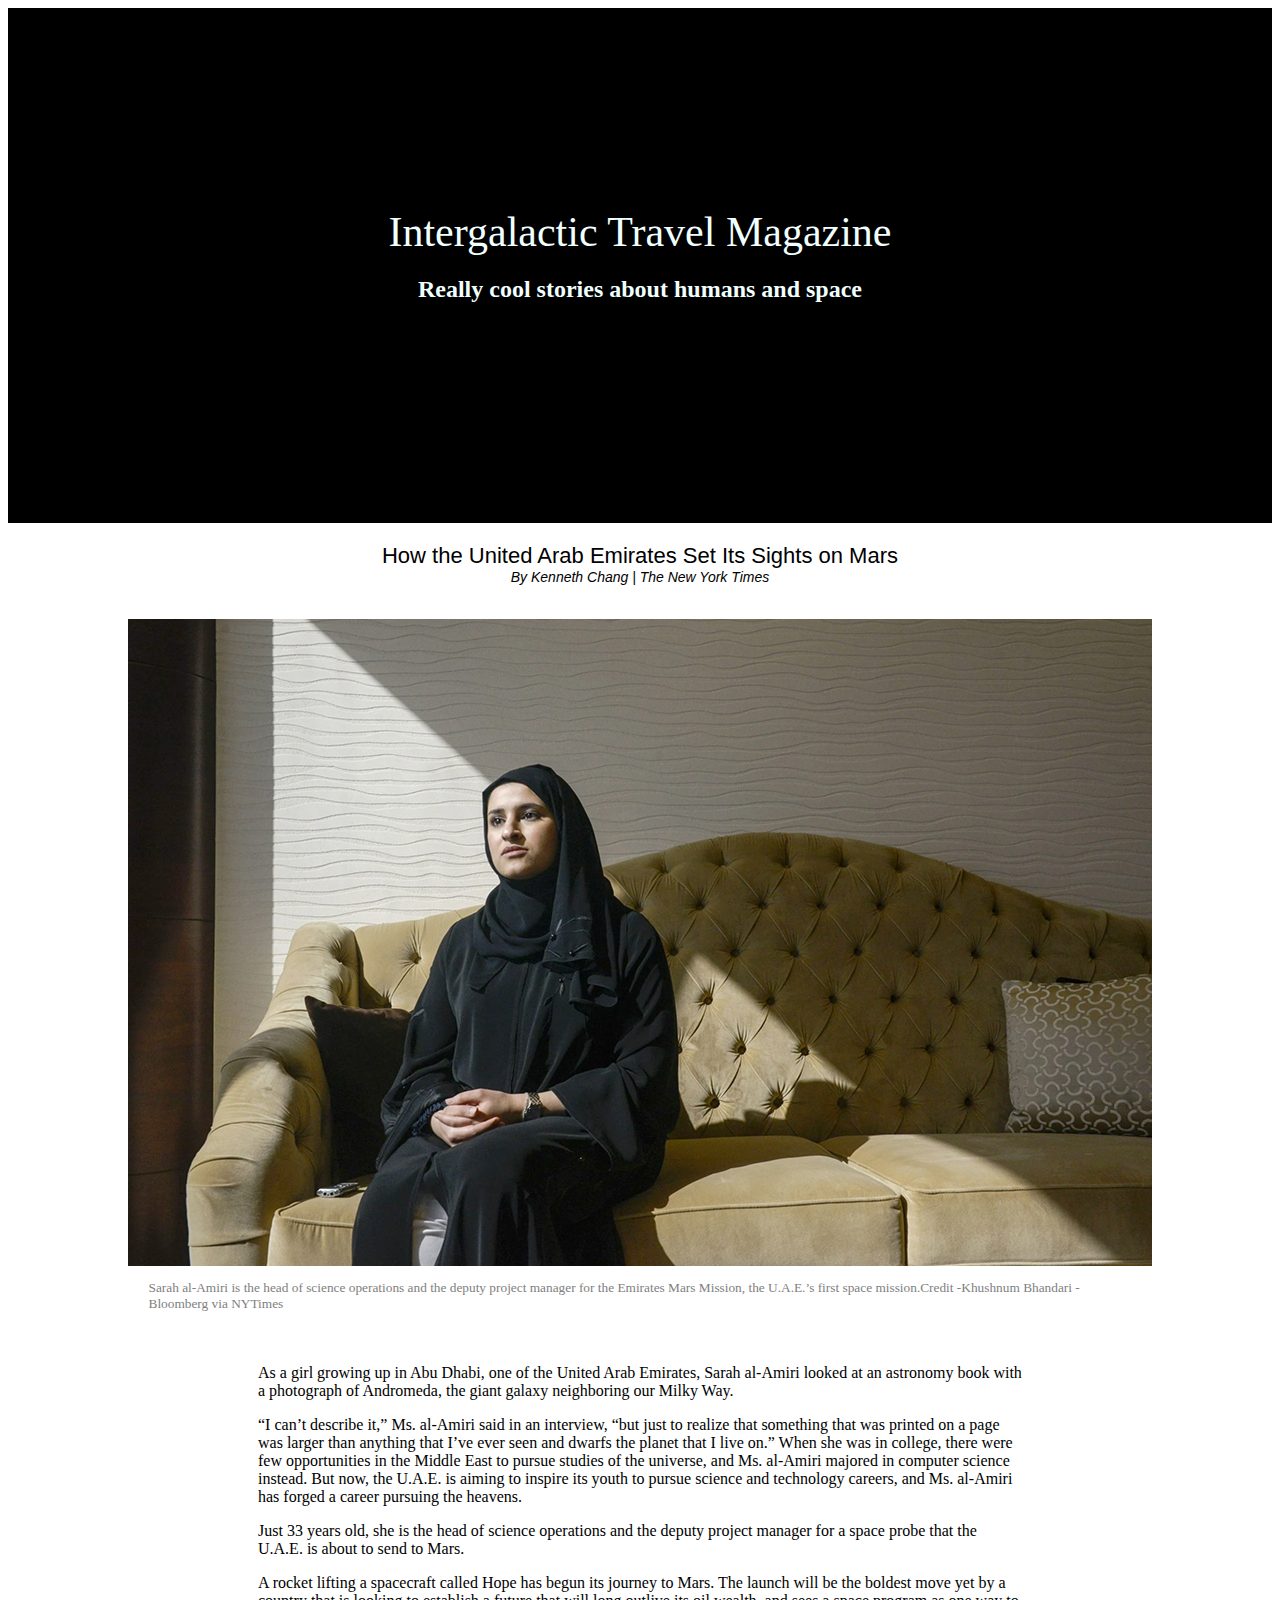
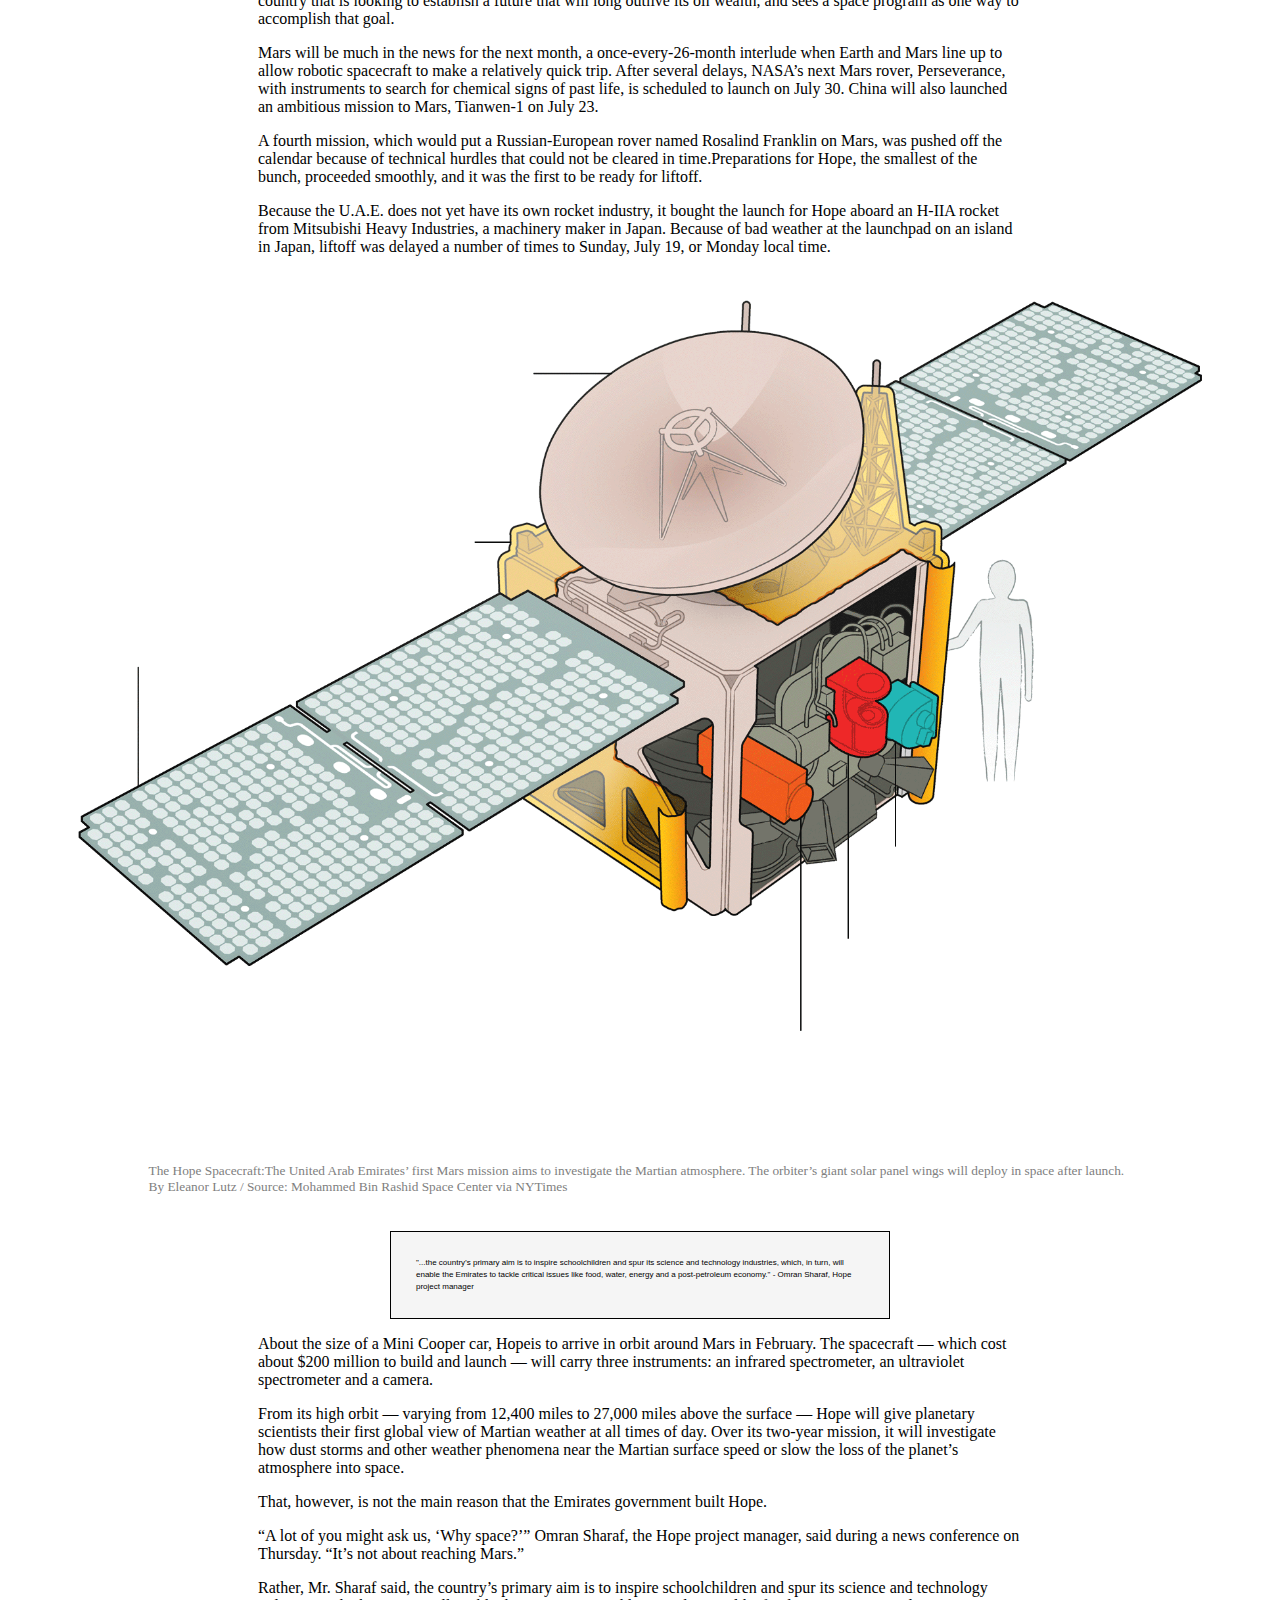
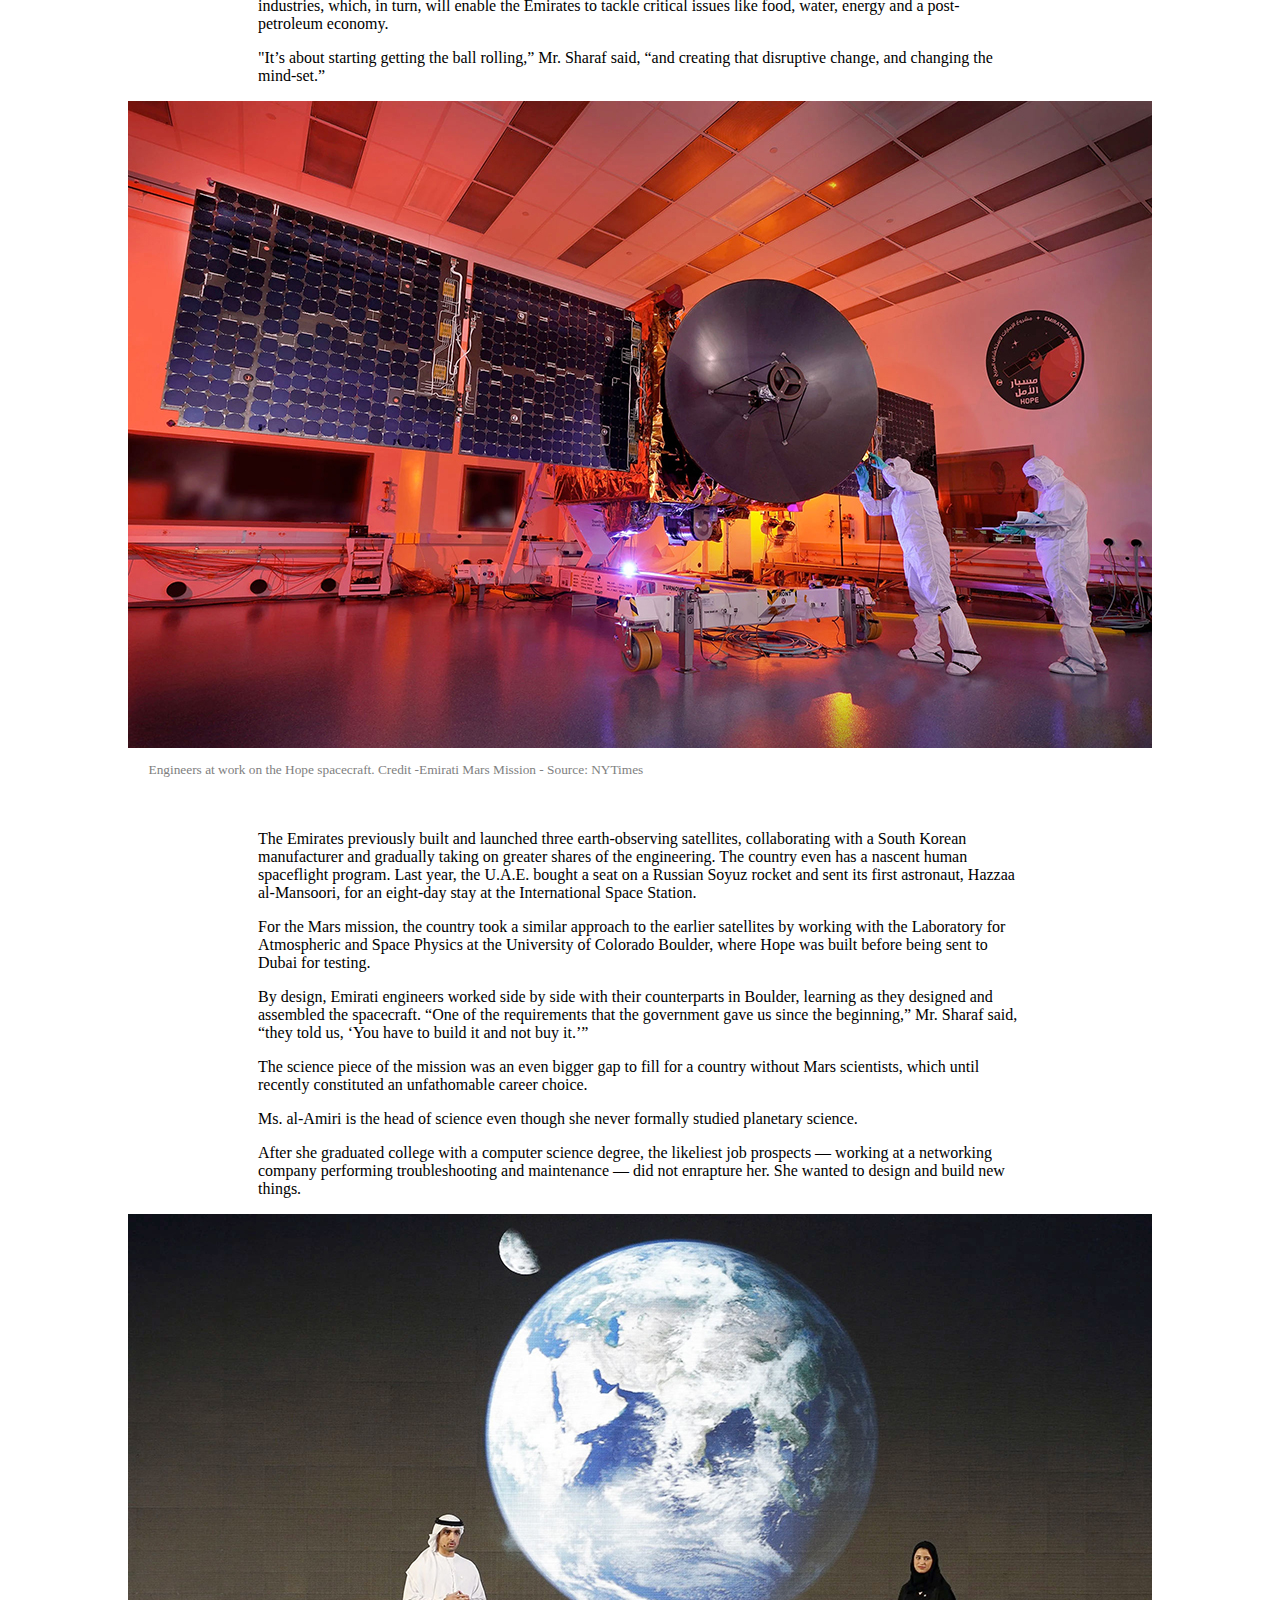
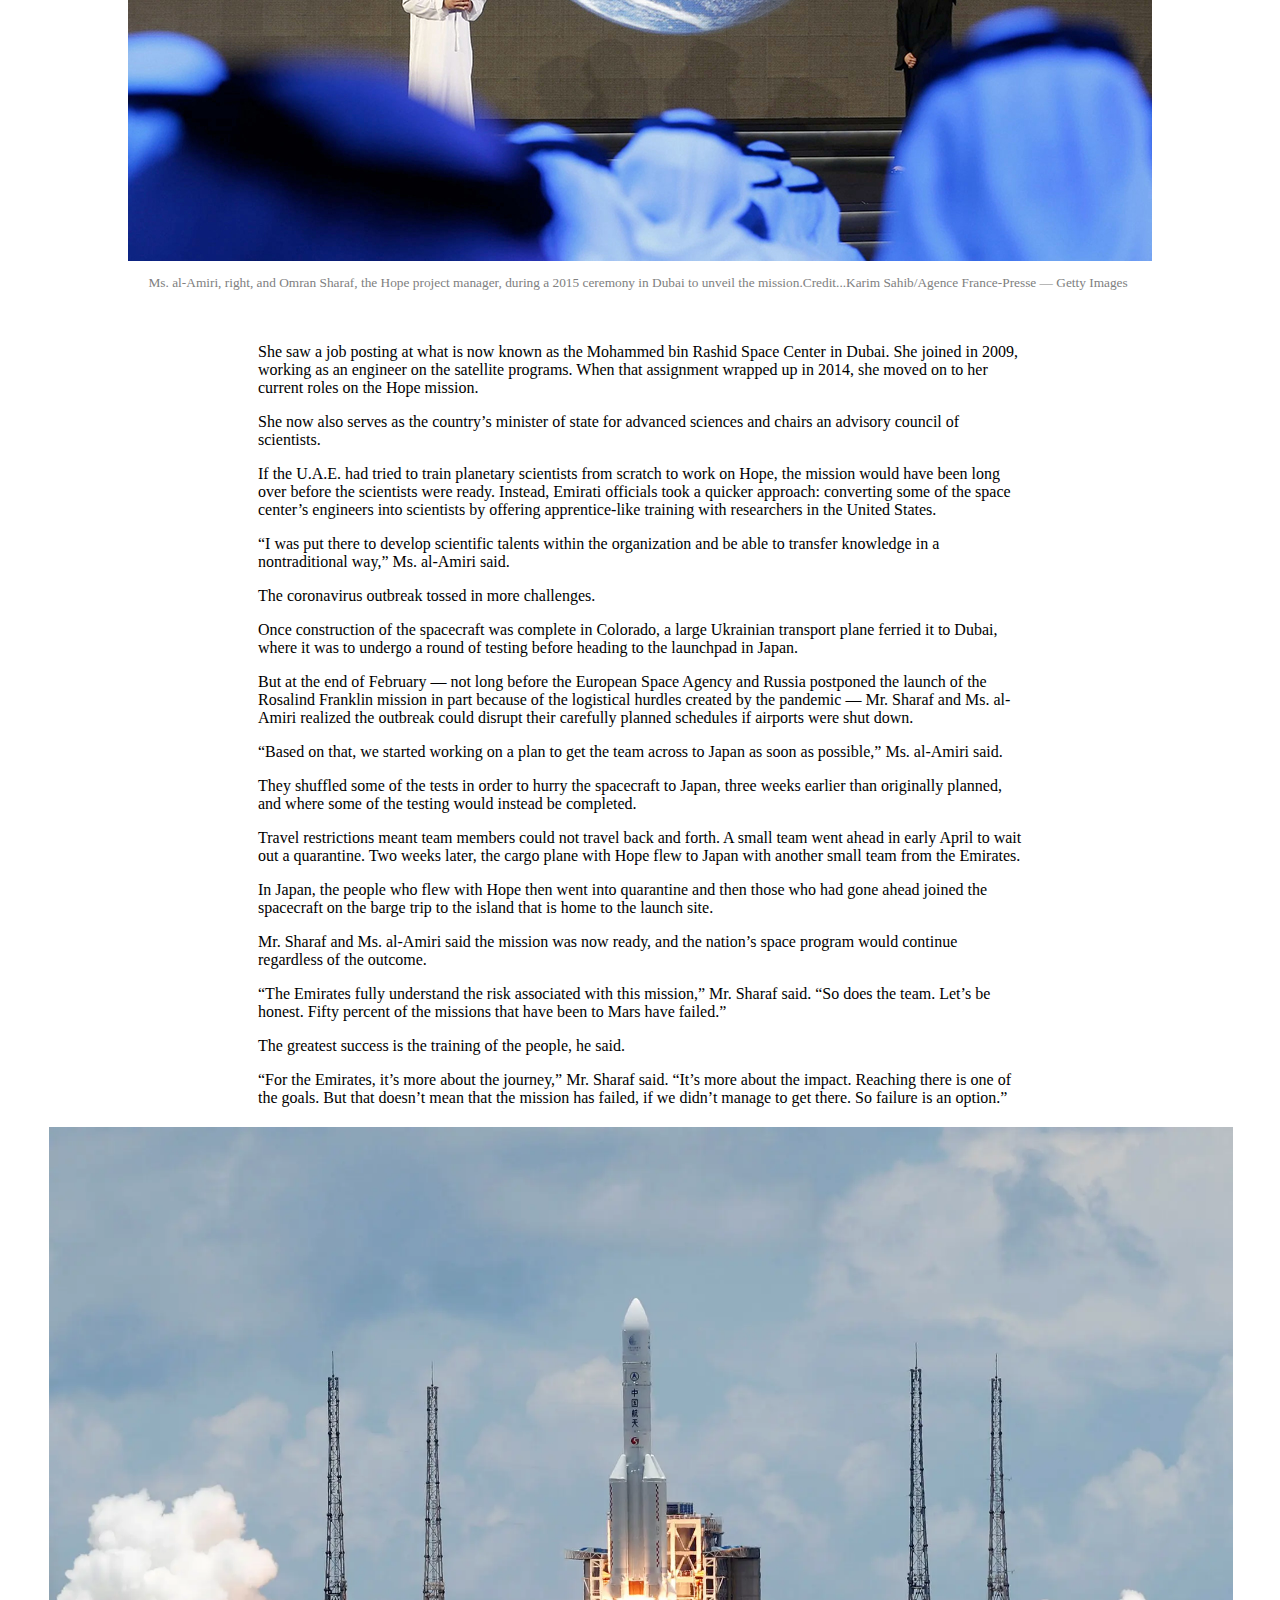
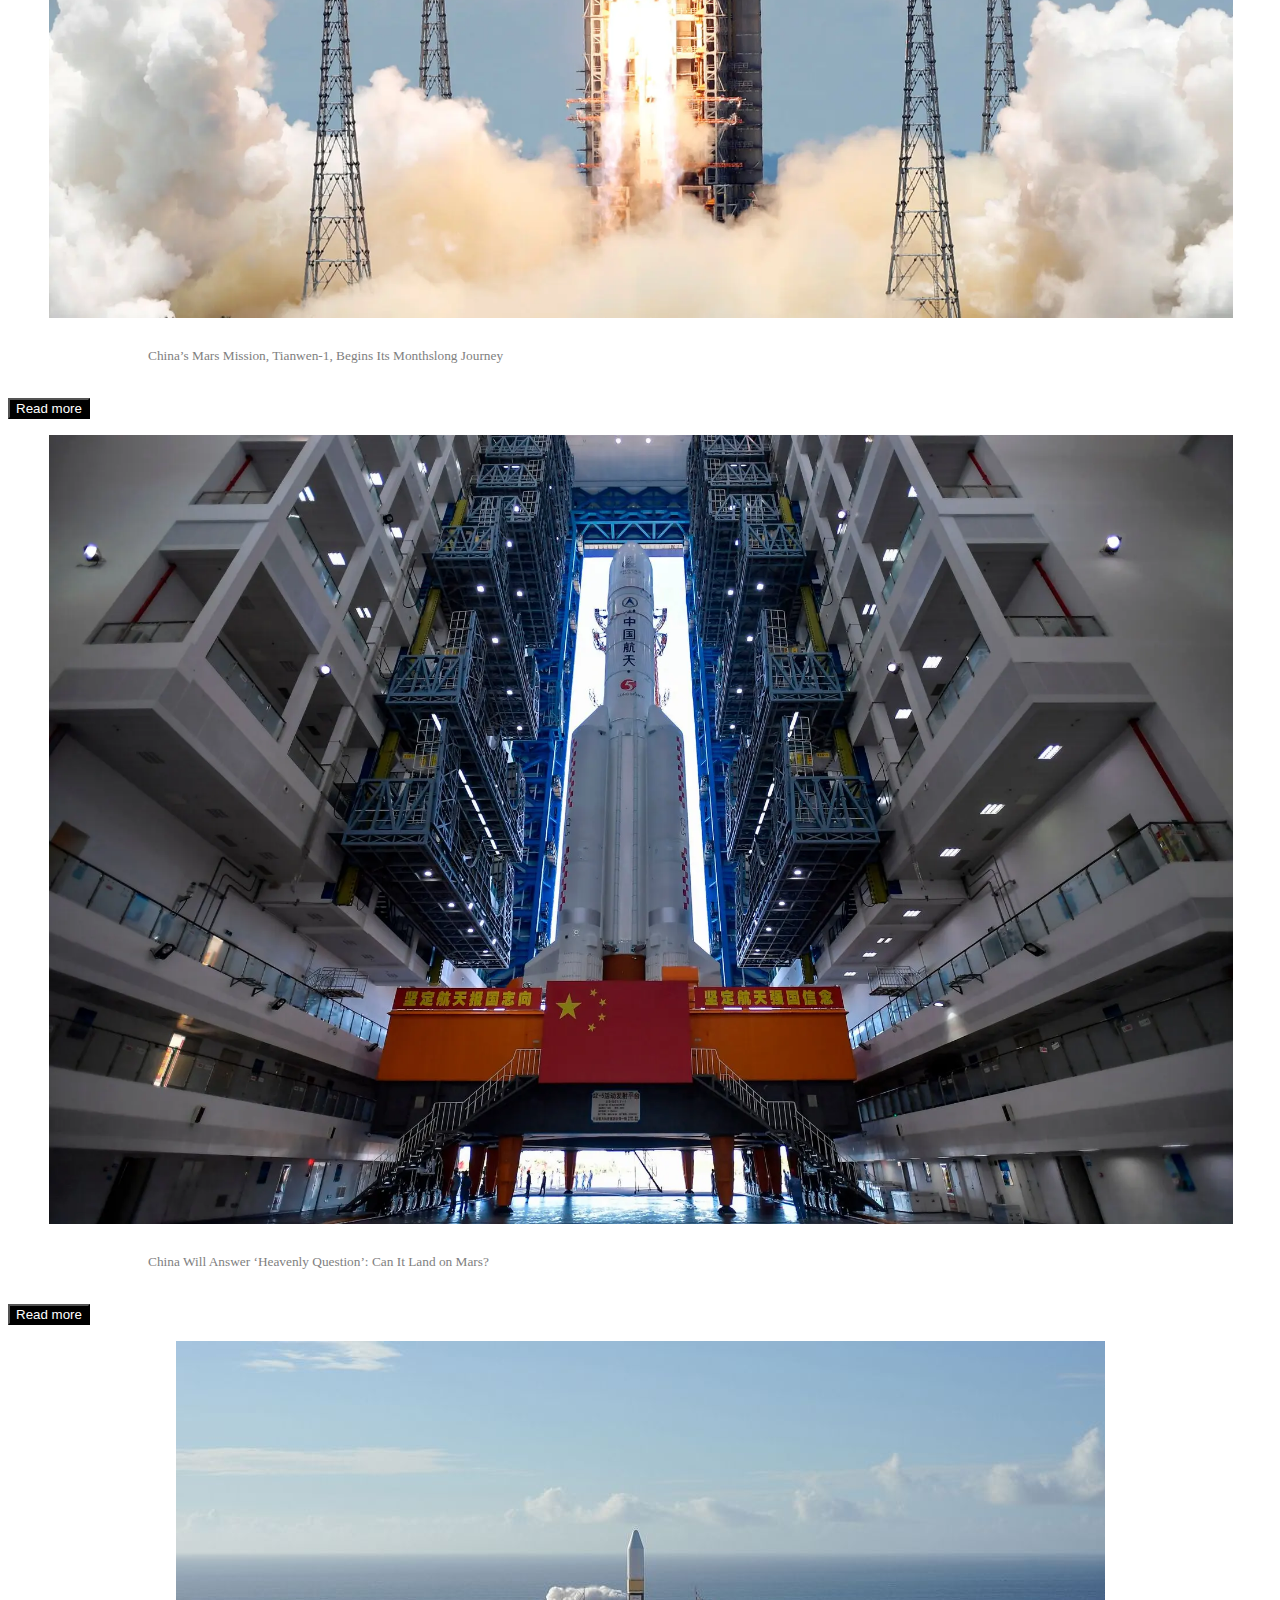
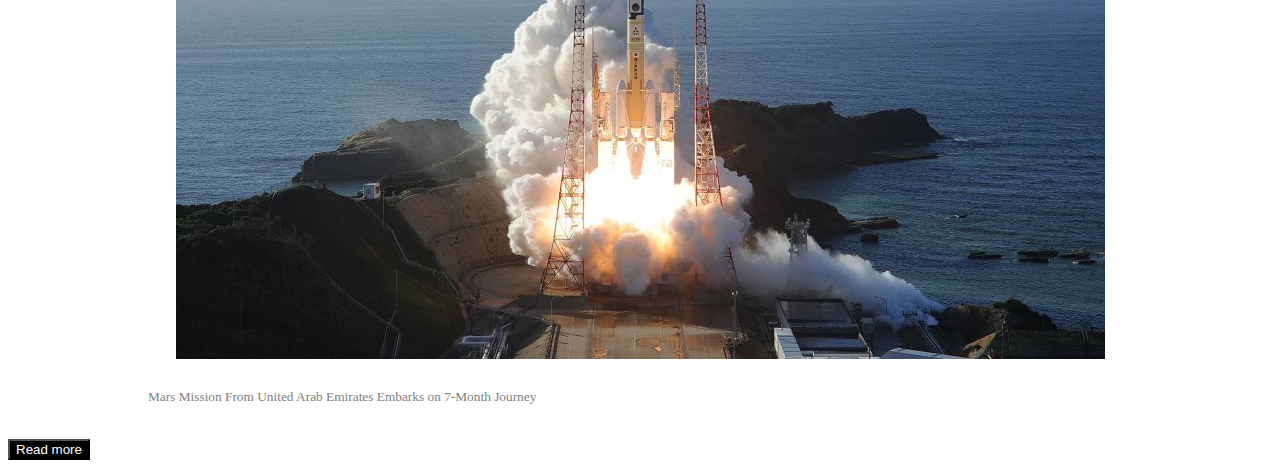
<file: stewart_layout/index.html>
<!DOCTYPE html>
<html lang="en">
    <head>
        <title>Intergalactic Travel</title>
       <!--internal stylesheet-->
        <link rel="stylesheet" type ="text/css" href="stylesheet.css"> 
        <!--Bootstrap-->
        <head>
            <!--required meta tags-->
            <meta charset="utf-8">
            <meta name="viewport" content="width=device-width, initial-scale=1">
               <meta name="description" content = "Merrill College of Journalism, UMD">
               <meta name="author" content="Robert Stewart">
            <link href="https://cdn.jsdelivr.net/npm/bootstrap@5.3.2/dist/css/bootstrap.min.css" rel="stylesheet" integrity="sha384-T3c6CoIi6uLrA9TneNEoa7RxnatzjcDSCmG1MXxSR1GAsXEV/Dwwykc2MPK8M2HN" crossorigin="anonymous">
            <!--add bootstrap icons-->
            <link rel="stylesheet" href="https://cdn.jsdelivr.net/npm/bootstrap-icons@1.11.1/font/bootstrap-icons.css">
    </head>
    <body>
        <div class="hero">
                <header>Intergalactic Travel Magazine</header>
                <h2>Really cool stories about humans and space</h2>
        </div>
    
            

        <div id = "content"></div>
            <div id="headline"> How the United Arab Emirates Set Its Sights on Mars</div>

            <div id="byline">By Kenneth Chang | The New York Times
            </div>
            <br>

            <div class="picture">
                <figure>
                <img src="../stewart_layout/Images/uae-mars1_small.jpg" alt="Girl sitting on sofa looking dreamily into the distance">
                <figcaption>Sarah al-Amiri is the head of science operations and the deputy project manager for the Emirates Mars Mission, the U.A.E.’s first space mission.Credit -Khushnum Bhandari - Bloomberg via NYTimes  </figcaption>
                </figure>
            </div>

            <p>As a girl growing up in Abu Dhabi, one of the United Arab Emirates, Sarah al-Amiri looked at an astronomy book with a photograph of Andromeda, the giant galaxy neighboring our Milky Way.</p>

            <p>“I can’t describe it,” Ms. al-Amiri said in an interview, “but just to realize that something that was printed on a page was larger than anything that I’ve ever seen and dwarfs the planet that I live on.”
            When she was in college, there were few opportunities in the Middle East to pursue studies of the universe, and Ms. al-Amiri majored in computer science instead. But now, the U.A.E. is aiming to inspire its youth to pursue science and technology careers, and Ms. al-Amiri has forged a career pursuing the heavens.</p>
            
           <p>Just 33 years old, she is the head of science operations and the deputy project manager for a space probe that the U.A.E. is about to send to Mars.</p>

            <p>A rocket lifting a spacecraft called Hope has begun its journey to Mars. The launch will be the boldest move yet by a country that is looking to establish a future that will long outlive its oil wealth, and sees a space program as one way to accomplish that goal.</p> 
            
            <p>Mars will be much in the news for the next month, a once-every-26-month interlude when Earth and Mars line up to allow robotic spacecraft to make a relatively quick trip. After several delays, NASA’s next Mars rover, Perseverance, with instruments to search for chemical signs of past life, is scheduled to launch on July 30. China will also launched an ambitious mission to Mars, Tianwen-1 on July 23.</p> 
            
           <p>A fourth mission, which would put a Russian-European rover named Rosalind Franklin on Mars, was pushed off the calendar because of technical hurdles that could not be cleared in time.Preparations for Hope, the smallest of the bunch, proceeded smoothly, and it was the first to be ready for liftoff.</p>

           <p>Because the U.A.E. does not yet have its own rocket industry, it bought the launch for Hope aboard an H-IIA rocket from Mitsubishi Heavy Industries, a machinery maker in Japan. Because of bad weather at the launchpad on an island in Japan, liftoff was delayed a number of times to Sunday, July 19, or Monday local time.</p> 

           <div class="picture">
            <figure>
                <img src="./Images/hope-spacecraft-graphic.gif" alt="a gif of the hope spacecraft" class="picture">
                <figcaption>The Hope Spacecraft:The United Arab Emirates’ first Mars mission aims to investigate the Martian atmosphere. The orbiter’s giant solar panel wings will deploy in space after launch.
                    By Eleanor Lutz / Source: Mohammed Bin Rashid Space Center via NYTimes </figcaption>
            </figure>
        </div>
            
           <blockquote class="blockquote">"...the country’s primary aim is to inspire schoolchildren and spur its science and technology industries, which, in turn, will enable the Emirates to tackle critical issues like food, water, energy and a post-petroleum economy." - Omran Sharaf, Hope project manager</blockquote>
           <p>About the size of a Mini Cooper car, Hopeis to arrive in orbit around Mars in February. The spacecraft — which cost about $200 million to build and launch — will carry three instruments: an infrared spectrometer, an ultraviolet spectrometer and a camera.</p>
            
           <p> From its high orbit — varying from 12,400 miles to 27,000 miles above the surface — Hope will give planetary scientists their first global view of Martian weather at all times of day. Over its two-year mission, it will investigate how dust storms and other weather phenomena near the Martian surface speed or slow the loss of the planet’s atmosphere into space.</p>

            <p>That, however, is not the main reason that the Emirates government built Hope.</p>

            <p>“A lot of you might ask us, ‘Why space?’” Omran Sharaf, the Hope project manager, said during a news conference on Thursday. “It’s not about reaching Mars.”</p>

            <p>Rather, Mr. Sharaf said, the country’s primary aim is to inspire schoolchildren and spur its science and technology industries, which, in turn, will enable the Emirates to tackle critical issues like food, water, energy and a post-petroleum economy.</p>

            <p>"It’s about starting getting the ball rolling,” Mr. Sharaf said, “and creating that disruptive change, and changing the mind-set.”</p>

            <div class = picture>
                <figure>
                    <img src="./Images/uae-mars3_small.jpg" alt="Engineers working on the Hope spacecraft">
                    <figcaption>Engineers at work on the Hope spacecraft. Credit -Emirati Mars Mission - Source: NYTimes</figcaption>
                </figure>
               </div>

            <p>The Emirates previously built and launched three earth-observing satellites, collaborating with a South Korean manufacturer and gradually taking on greater shares of the engineering. The country even has a nascent human spaceflight program. Last year, the U.A.E. bought a seat on a Russian Soyuz rocket and sent its first astronaut, Hazzaa al-Mansoori, for an eight-day stay at the International Space Station.</p>

            <p>For the Mars mission, the country took a similar approach to the earlier satellites by working with the Laboratory for Atmospheric and Space Physics at the University of Colorado Boulder, where Hope was built before being sent to Dubai for testing.</p>

           <p> By design, Emirati engineers worked side by side with their counterparts in Boulder, learning as they designed and assembled the spacecraft. “One of the requirements that the government gave us since the beginning,” Mr. Sharaf said, “they told us, ‘You have to build it and not buy it.’”</p>

            <p>The science piece of the mission was an even bigger gap to fill for a country without Mars scientists, which until recently constituted an unfathomable career choice.</p>



            <p>Ms. al-Amiri is the head of science even though she never formally studied planetary science.</p>

            <p>After she graduated college with a computer science degree, the likeliest job prospects — working at a networking company performing troubleshooting and maintenance — did not enrapture her. She wanted to design and build new things.</p>

            <div class="picture">
                <figure>
                    <img src="./Images/uae-mars2_small.jpg" alt="Amiri and Sharaf at a ceremony">
                    <figcaption>Ms. al-Amiri, right, and Omran Sharaf, the Hope project manager, during a 2015 ceremony in Dubai to unveil the mission.Credit...Karim Sahib/Agence France-Presse — Getty Images</figcaption>
                </figure>
            </div>

           <p> She saw a job posting at what is now known as the Mohammed bin Rashid Space Center in Dubai. She joined in 2009, working as an engineer on the satellite programs. When that assignment wrapped up in 2014, she moved on to her current roles on the Hope mission.</p>

            <p>She now also serves as the country’s minister of state for advanced sciences and chairs an advisory council of scientists.</p>

            <p> If the U.A.E. had tried to train planetary scientists from scratch to work on Hope, the mission would have been long over before the scientists were ready. Instead, Emirati officials took a quicker approach: converting some of the space center’s engineers into scientists by offering apprentice-like training with researchers in the United States.</p> 

            <p> “I was put there to develop scientific talents within the organization and be able to transfer knowledge in a nontraditional way,” Ms. al-Amiri said.</p> 

            <p> The coronavirus outbreak tossed in more challenges.</p> 

            <p> Once construction of the spacecraft was complete in Colorado, a large Ukrainian transport plane ferried it to Dubai, where it was to undergo a round of testing before heading to the launchpad in Japan.</p> 

            <p> But at the end of February — not long before the European Space Agency and Russia postponed the launch of the Rosalind Franklin mission in part because of the logistical hurdles created by the pandemic — Mr. Sharaf and Ms. al-Amiri realized the outbreak could disrupt their carefully planned schedules if airports were shut down.</p> 

            <p> “Based on that, we started working on a plan to get the team across to Japan as soon as possible,” Ms. al-Amiri said.</p> 

            <p>They shuffled some of the tests in order to hurry the spacecraft to Japan, three weeks earlier than originally planned, and where some of the testing would instead be completed.</p> 

            <p>  Travel restrictions meant team members could not travel back and forth. A small team went ahead in early April to wait out a quarantine. Two weeks later, the cargo plane with Hope flew to Japan with another small team from the Emirates.</p> 

            
            
            <p> In Japan, the people who flew with Hope then went into quarantine and then those who had gone ahead joined the spacecraft on the barge trip to the island that is home to the launch site.</p> 

            <p>  Mr. Sharaf and Ms. al-Amiri said the mission was now ready, and the nation’s space program would continue regardless of the outcome.
            </p> 
            <p> “The Emirates fully understand the risk associated with this mission,” Mr. Sharaf said. “So does the team. Let’s be honest. Fifty percent of the missions that have been to Mars have failed.”</p> 

            <p> The greatest success is the training of the people, he said.</p> 

            <p>  “For the Emirates, it’s more about the journey,” Mr. Sharaf said. “It’s more about the impact. Reaching there is one of the goals. But that doesn’t mean that the mission has failed, if we didn’t manage to get there. So failure is an option.”</p> 

         <!-- start grid -->
         <div class="container">
            <div class="row">
                <div class="col-md-4">
                    <figure>
                    <img src="./Images/rocket_launch.jpg"  alt="picture of a rocket launching" class="picture">
                    <figcaption>China’s Mars Mission, Tianwen-1, Begins Its Monthslong Journey</figcaption>
                </figure>
                       <br>
                    <button type="button" class="button">Read more</button>
                   </div>

                   <div class="col-md-4">
                    <figure>
                   <img src="./Images/chinese_rocket.jpg" alt="Image of a docked rocket" class="picture">
                    <figcaption>China Will Answer ‘Heavenly Question’: Can It Land on Mars?</figcaption>
                </figure>
                    <br>
                 <button type="button" class="button">Read more</button>

                 <div class="col-md-4">
                    <figure>
                    <img src="./Images/UAE_rocket_launch.jpeg" alt="UAE rocket launch" class="picture" >
                    <figcaption>Mars Mission From United Arab Emirates Embarks on 7-Month Journey </figcaption>
                    </figure>
                     <br>
                  <button type="button" class="button">Read more</button>
                </div>
            </div>
        </div>
        <!-- end grid -->


        

    
        </div>
     </footer>
   
     <script src="https://cdn.jsdelivr.net/npm/@popperjs/core@2.11.6/dist/umd/popper.min.js" integrity="sha384-oBqDVmMz9ATKxIep9tiCxS/Z9fNfEXiDAYTujMAeBAsjFuCZSmKbSSUnQlmh/jp3" crossorigin="anonymous"></script>

     <script src="https://cdn.jsdelivr.net/npm/bootstrap@5.3.0-alpha1/dist/js/bootstrap.min.js" integrity="sha384-mQ93GR66B00ZXjt0YO5KlohRA5SY2XofN4zfuZxLkoj1gXtW8ANNCe9d5Y3eG5eD" crossorigin="anonymous"></script>

    </body>
</html>
</file>
<file: climate_crisis/style.css>
.navbar {
    font-family: "PT Serif", serif;
}
.hero{
    width: 100%;
    position: relative;
    display: inline-block;
    height: auto;
}
.headline {
    font-size: 4em;
    font-weight: 700;
    text-align: center;
    font-family: "PT Sans", sans-serif;
    position: absolute;
    background-color: black;
    color: whitesmoke;
    top: 60%;
    padding: 10px 20px;
    width: 100%;
    opacity: 75%;  
}

@media screen and {max-width: 800px;
    .headline: 2em;

}
    

.container{
    margin-top: 30px;
    max-width: 850px;
}

.byline {
    font-size: 1em;
    text-transform: uppercase;
    font-family: 'PT Sans', sans-serif;
    align: center;
}

.chapter_head {
    font-size: 2em;
    font-family: 'PT Sans', sans-serif;
    text-align: left;

}

p{
    font-family: "PT Serif" serif;
    line-height: 180%;
    font
}

.picture {
    text-align: center;
    width: 100%;

}

.picture_2{
    margin-top: 30px;
    margin-bottom: 10px;
    max-width: 700px;
    align-content:center;
    background-color: black;
}

.sidebar{
    max-width: 700px;
    border: 3px solid red;
    border-color: rgb(155, 16, 16);
    background-color: black;
    opacity: 90%;
    color: whitesmoke;
    padding: 10px;
    align-content: center;
    margin-top: 30px;
    margin-bottom: 30px;
    line-break: loose;

}

.caption{
    font-size:smaller;
    font-family: georgia, serif;
    color: black;
    text-align: left;
}

.chart{
    text-align: center;
    margin-top: 30px;
    margin-bottom: 30px;
}

.h2{font-family: "PT Serif", serif;
font-size: 2em;
align-content: center;

}

/* Style Elements for Blockquote*/
.blockquote{
    width:75%;
    font-size: 1.5em;
    position: relative;
    border: solid black;
    background-color: black;
    opacity: 90%;
    color: whitesmoke;
    padding: 10px;
}

/*Style Elements for Hyperlinks*/

a:link {
    color: rgb(11, 31, 214);
  }
  
  a:visited {
    color: rgb(175, 171, 175);
  }
  
  a:hover {
    color: rgb(179, 29, 220);
  }


.footer
{font-family: "Montserrat", sans-serif;
    color: lightgrey;
    background-color: black;
    margin-bottom: 10px;
    text-align: center;}

.foot{
    background-color: black;
    color: white;
}

@media screen and (max-width: 750px) {
       headline
       {
        font-size: 1.5em;
        top:10px;
        font-weight:300;
        }
 }

     @media screen and (max-width: 750px) {
    picture_2
    { 
        max-width: 100%;
        height: auto;
    }
}
</file>
<file: data-viz-project/style.css>
.chart1{
    margin-right: 150px;
    margin-left: 150px;
    margin-top: 100px;
    margin-bottom: 100px; 
}
.chart2{
    margin-right: 150px;
    margin-left: 150px;
    margin-top: 100px;
    margin-bottom: 100px; 
}

.chart3{
    margin-right: 150px;
    margin-left: 150px;
    margin-top: 100px;
    margin-bottom: 100px; 
}
</file>
<file: inclass-graphics.html/style.css>
.line_chart{
    margin: auto 0;
    margin-right: 30px;
    margin-left: 30px;
    margin-top: 50px;
    margin-bottom: 50px; 

}

.bar_chart{
    margin-right: 30px;
    margin-left: 30px;
    margin-top: 100px;
    margin-bottom: 100px; 
}

.scatter_chart{
    margin-right: 30px;
    margin-left: 30px;
    margin-top: 100px;
    margin-bottom: 100px; 
}

.map{
    margin-right: 30px;
    margin-left: 30px;
    margin-top: 100px;
    margin-bottom: 100px;   
}
</file>
<file: resume/style.css>
/*styles for my resume*/

H1{font-size: 36px;
color: #33485e;}

body, header, p, ul, li {
    font-family: "Open Sans", "Arial", "Sans-Serif";
     color: #444;
      font-size: 1em;
    font-weight:400}

#container {
    width:100%;
    max-width: 1200px;
    margin: 0 auto;
    padding-bottom: 50px;
}
/* My Name */
 #name {font-size: 3.5em;
    color: #33485e;
    text-transform: uppercase;
    text-align: center;
    border-bottom: 2px solid #33485e;
    width:60%; min-width: 300px;
    margin: 0 auto;
}
/*Job Titles*/

#title{
    text-transform: uppercase;
    font-size: 2em;
    color: #33485e;
    font-weight: 600;
    margin-top: 20px;
    margin: 0 auto;
    text-align: center;
    margin-right: 0px;
    margin-bottom: 0px;
    margin-left: 0px;
}

/*these are the contact details*/
.menu{
    display:inline;
    margin: 0 auto;
    padding: 0px;
    list-style-type: none;
    text-align: center;
}

/* Resumee Sections */
.sectionheader{
    font-size: 1.5em;
    text-transform: uppercase;
    background-color: #33485e;
    color:white;
    font-weight: 400; 
    margin-top: 20px;
    margin-bottom: 10;
    margin-right: 0px;
    margin-left: 0px;
    width: 70%;
    min-width: 300px;
}
/*Job Titles */
.jobtitle{
    font-weight: 600;
    font-size: 2em;
}
/*places of work*/
.organization{
    font-weight: 400;
    font-size:1em;
}
/*dates of employment */
.date{
    font-style:italic;
    font-weight: 400;
    font-size: 1em;
    margin-top: 3px;
    margin-right: 0px;
    margin-bottom: 0px;
    margin-left:0px;
}
/*adding paragraph styling*/
.description{
    margin-top:10px;
    margin-right: 0px;
    margin-bottom: 10px;
    margin-left: 0px;
}
#degree{
    margin-top: 5px;
}
#do{
    margin-top: 5px;
}
.top{
    width: 60%;
    min-width: 300px;
    margin: 0 auto;
    margin-bottom: 30px;

}
</file>
<file: resume_project/style.css>
.header{
    margin-top: 10px;
    padding-top: 10px;
    padding-bottom: 10px;
    padding-left: 10px;
    margin-left: 20px;
    margin-right: 20px;
    font-family:Arial, Helvetica, sans-serif;
    color:black;
}
.h1{
    padding-top: 10px;
}

.navbar{
    color: #eee2ca;
    margin-left: 20px;
    margin-right: 20px;
    padding-top: 20px;
    padding-bottom: 20px;
}

.nav-link{
    color: #eee2ca;
}

.h2{
    padding-top: 20px;
}
.h5{
    font-size: 12px;
}

.list{
    list-style-type: none;
}
.container{
    background-color: #eee2ca;
    padding-bottom: 10px;
    padding-top: 10px;
    margin-bottom:20px;
}

.content {
    margin-bottom: 50px;
    border-bottom: 10px;
}

    .row2
    {text-align: center;
    margin-top: 100px;
    margin-bottom: 30px;
    width: 900px;
    margin: 0 auto;
    padding-bottom: 30px;
    padding-top:30px;
    height: 300px;
    background-color: #eee2ca;

}
    .row3{
        margin-top:200px;
        margin-bottom:30px;
        margin-left: 20px;
        margin-right:20px;
        text-align: center;
        background-color: #eee2ca;

    
    }
    
    .accordion accordion-flush{
        margin: 0 auto;
    }

    .footer{
        background-color: black;
        color: #eee2ca;
        font-family: Arial, Helvetica, sans-serif;
        padding-top: 15px;
        padding-bottom: 15px;
        padding-left:15px;
        margin-left: 20px;
        margin-right: 20px;
        margin-bottom: 30px;
    }

    @media screen and (max-width: 480px) {
        p{font-size: 10px;}
        .h1{font-size: 12px;}
        .h2{font-size: 12px;}
        .h3{font-size: 12px;}  
       }

@media screen and (max-width: 1250px){
    .bukhara {max-width: 100%;}
}
@media screen and (max-width: 800px){
    .picture{max-width: 100%;}
    .accordion{max-width:100%;}
    .accordion-item{max-width: 100%;}
    .bibikhanim {max-width: 100%;}
   
}

@media screen and (max-width:600px){
    .row2{max-width: 100%}
    .col{max-width: 100%;}
}

@media screen and (max-width: 1200px) {
    .h2{font-size: 10px;}
}
</file>
<file: stewart_layout/stylesheet.css>
/*styling the masthead*/

.hero{
    
    background-color: black;
    padding-top: 200px;
    padding-bottom: 200px;
    color: azure;
}

header{
    font-size: 42px;
    margin: 0;
    text-align: center;
}

h2{text-align: center;}

/*styling the content wrapper*/
#content{
    margin: 0 auto;
    width: 900px;
    max-width: 900px;
}
#headline{
    font-size: 22px ;
    font-family: Helvetica, sans-serif;
    font-style: bold;
    text-align: center;
    padding-top: 20px;
}
#byline {
    font-family: Helvetica, sans-serif;
    font-size: 14px;
    font-style: italic;
    text-align: center;
    }
    .picture{
        margin: 0 auto;
        display: block;
        max-width: 100%;
        padding-bottom: 20px;
        text-align: center;
        padding-right: .5px;
        padding-left: .5px;
    }
p{
    font-family: Georgia, serif;
    font-size: 13 px;
    margin:o auto;
    padding-left: 250px;
    padding-right: 250px;
    text-align: left;}
    {@media screen  {max-width: 500px;
        font-size: 10px;    
    }}

    @media screen and {max-width: 800px;
    p {font: size 10px;}
    .picture{width: 100%;} 
    }

    .blockquote{
        max-width: 500px;
        margin:auto;
        padding: 25px;
        background: whitesmoke;
        border: 1px solid black; 
        box-sizing: border-box;
        font-size: .5em;
        font-stretch: italic;
        font-family: Helvetica, sans-serif;
        line-height: 1.5;
        
    }

    
        figcaption{
            text-align: left;
            font-size: smaller;
            padding-top: 0;
            padding-left: 100px;
            padding-right: 100px;
            font-family: georgia,serif;
            margin-top: 10px;
            color: grey;
}

        .row{
            margin-top: 20px;
            width: 100%;
            margin-left: 0;
            margin-right: 0;
            border-left: 0;
            border-right: 0;
            padding-left: 0%;
            padding-right: 0%;
        }
        .button {
            font-size: smaller;
            font-family: Helvetica, "sans-serif";
            background-color: black;
            color: white;
            margin: auto;
        }
</file>
